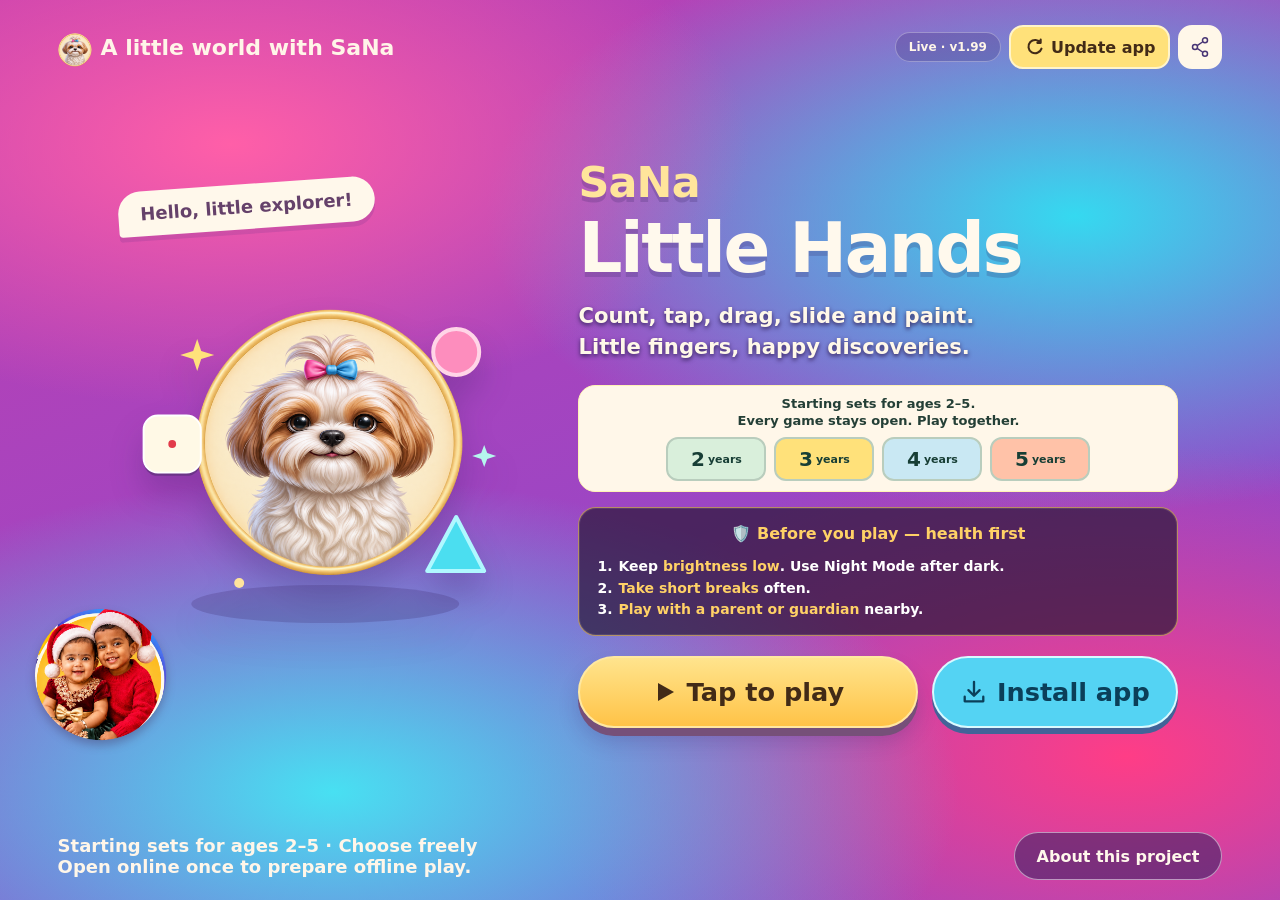
<file: index.html>
<!doctype html>
<html lang="en">
<head>
<meta charset="utf-8">
<meta name="viewport" content="width=device-width,initial-scale=1,maximum-scale=1,user-scalable=no,viewport-fit=cover">
<meta name="theme-color" content="#51409a">
<title>SaNaToddler</title>
<meta name="description" content="Tap puppy → Open in browser → Install → Accept. If asked to scan, accept and wait, then proceed. Tap to play.">
<link rel="canonical" href="https://sanatoddler.github.io/">
<meta property="og:type" content="website">
<meta property="og:site_name" content="SaNaToddler">
<meta property="og:title" content="SaNaToddler">
<meta property="og:description" content="Tap puppy → Open in browser → Install → Accept. If asked to scan, accept and wait, then proceed. Tap to play.">
<meta property="og:url" content="https://sanatoddler.github.io/">
<meta property="og:image" content="https://sanatoddler.github.io/sana-puppy-green-r2-v199-512.png">
<meta property="og:image:type" content="image/png">
<meta property="og:image:width" content="512">
<meta property="og:image:height" content="512">
<meta property="og:image:alt" content="SaNa the puppy with a pink and blue bow, the Little Hands app mascot.">
<meta name="twitter:card" content="summary_large_image">
<meta name="twitter:title" content="SaNaToddler">
<meta name="twitter:description" content="Tap puppy → Open in browser → Install → Accept. If asked to scan, accept and wait, then proceed. Tap to play.">
<meta name="twitter:image" content="https://sanatoddler.github.io/sana-puppy-green-r2-v199-512.png">
<meta name="twitter:image:alt" content="SaNa the puppy with a pink and blue bow, the Little Hands app mascot.">
<style>
:root{font-family:"Trebuchet MS","Arial Rounded MT Bold",ui-rounded,system-ui,sans-serif;color:#fff9ed;color-scheme:light}
*{box-sizing:border-box;-webkit-tap-highlight-color:transparent}
html,body{margin:0;width:100%;height:100%;overflow:hidden;background:#343279;touch-action:pan-x pan-y;overscroll-behavior:none}
button,a{font:inherit;touch-action:manipulation;-webkit-user-select:none;user-select:none}
button{cursor:pointer}a{color:inherit;text-decoration:none}
button:focus-visible,a:focus-visible{outline:4px solid #fff;outline-offset:5px}
[hidden]{display:none!important}
#frame,#frame *{-webkit-user-select:none;user-select:none;-webkit-touch-callout:none;-webkit-user-drag:none}
#frame{--w:100vw;--h:100dvh;position:absolute;left:50%;top:50%;width:var(--w);height:var(--h);transform:translate(-50%,-50%);overflow:hidden;background:radial-gradient(58% 42% at 18% 16%,#ff5fa8 0,transparent 70%),radial-gradient(64% 46% at 84% 24%,#35d9f0 0,transparent 72%),radial-gradient(70% 50% at 26% 88%,#48e0f2 0,transparent 70%),radial-gradient(66% 48% at 88% 84%,#ff3d86 0,transparent 72%),linear-gradient(160deg,#c13fb0,#7e4bd4);display:grid;grid-template-rows:auto minmax(0,1fr) auto;padding:25px 4.5% 20px;isolation:isolate}
.topline{display:flex;justify-content:space-between;align-items:center;gap:20px;font-size:22px;font-weight:900;color:#fff5e8}
.family{display:flex;align-items:center;gap:9px}.family span{font-size:34px}.preview-tag{padding:7px 13px;border:1px solid #ffffff50;border-radius:30px;background:#43307945;font-size:12px}
.release-tools{display:flex;align-items:center;gap:8px;flex-shrink:0}.update-button{display:flex;align-items:center;justify-content:center;gap:7px;min-height:44px;min-width:128px;padding:8px 13px;border:2px solid #fff4ca;border-radius:14px;background:#ffe17a;color:#422b17;font-size:16px;font-weight:900}.update-button svg{width:20px;height:20px;fill:none;stroke:currentColor;stroke-width:2.5;stroke-linecap:round;stroke-linejoin:round}.update-button:disabled{opacity:.8;cursor:progress}.compact .update-button{font-size:14px;min-width:116px;padding:7px 10px}.small .update-button{font-size:13px;min-width:110px}.small .release-tools{gap:5px}
.hero{min-height:0;display:grid;grid-template-columns:43% 57%;align-items:center;gap:0;width:100%;max-width:1360px;margin:auto}
.mascot-space{position:relative;min-width:0;align-self:stretch;display:grid;place-items:center;padding-right:22px}
.mascot-art{width:100%;max-width:460px;max-height:100%;overflow:visible;filter:drop-shadow(0 20px 16px #25175138)}
.mascot-float{animation:bob 3.8s ease-in-out infinite;transform-origin:210px 220px}
@keyframes bob{0%,100%{transform:translateY(0)}50%{transform:translateY(-8px)}}
.sana-says{position:absolute;top:6%;left:12%;margin:0;padding:12px 22px;background:#fff8eb;color:#65416a;font-size:18px;font-weight:900;border-radius:24px 24px 24px 4px;box-shadow:0 5px 0 #4a277d25;transform:rotate(-4deg)}
.copy{min-width:0;padding:12px 0 14px 20px}
h1{font-size:clamp(40px,5.4vw,78px);letter-spacing:-2.5px;line-height:1.02;margin:0;text-shadow:0 5px 0 #37245e35;font-weight:900}
h1 span{display:block;font-size:.62em;letter-spacing:-.8px;margin-bottom:8px;color:#ffe59b}
.tagline{font-size:clamp(15px,1.65vw,23px);line-height:1.45;margin:18px 0 23px;color:#fff4e8}
.actions{display:grid;grid-template-columns:1.38fr 1fr;gap:14px;max-width:600px}
.play-button,.install-button{min-height:72px;display:flex;justify-content:center;align-items:center;gap:10px;padding:12px 18px;border-radius:40px;font-size:clamp(17px,2vw,27px);font-weight:900;white-space:nowrap}
.play-button{color:#422b17;background:linear-gradient(#ffe48d,#ffc347);border:2px solid #ffe8a0;box-shadow:0 8px 0 #765079,0 14px 20px #2e206634}
.play-button svg{width:24px;height:24px;fill:currentColor}
.install-button{color:#0b3f59;background:#54d3f3;border:2px solid #d9faff;box-shadow:0 6px 0 #426398}
.install-button svg{width:26px;height:26px;stroke:currentColor;fill:none;stroke-width:2.5;stroke-linecap:round;stroke-linejoin:round}
.play-button:active,.install-button:active{transform:translateY(4px);box-shadow:0 2px 0 #644275}
.parent-note{max-width:600px;margin:23px 0 0;padding:14px 18px;border:1px solid #ffffff70;border-radius:18px;background:#33276269;line-height:1.5;font-size:14px}
.parent-note strong{display:block;font-size:15px;color:#ffe49a;margin-bottom:3px}.parent-note p{margin:0}
.bottomline{display:flex;align-items:center;justify-content:space-between;gap:16px;font-size:18px;font-weight:900;color:#fff6e9;padding-top:10px}
.bottomline p{margin:0;opacity:1}.about-button{background:#32236157;color:#fff8eb;border:1px solid #ffffff70;border-radius:28px;padding:11px 22px;font-weight:800;min-height:44px}
.dialog-shade{position:absolute;inset:0;z-index:4;background:#22204a99;display:grid;place-items:center;padding:22px}
.dialog-panel{color:#3c3452;background:#fff8e9;border:3px solid #ffe18c;border-radius:27px;width:min(560px,86%);max-height:100%;overflow:auto;padding:26px 30px;box-shadow:0 20px 70px #17143355}
.dialog-panel:focus{outline:none}.dialog-panel h2{margin:0 0 13px;font-size:27px;letter-spacing:-.6px}.dialog-panel p{font-size:17px;line-height:1.55;margin:10px 0}.dialog-panel button{display:block;margin:20px 0 0 auto;background:#563f8c;color:white;min-height:46px;border:0;border-radius:24px;padding:10px 26px;font-weight:800}
#frame.compact{padding:15px 4% 12px}.compact .topline{font-size:16px}.compact .family span{font-size:26px}.compact .preview-tag{font-size:10px;padding:5px 10px}.compact .hero{grid-template-columns:40% 60%}.compact .mascot-space{padding-right:12px}.compact .sana-says{font-size:13px;padding:8px 15px;top:3%;left:9%}.compact .copy{padding:6px 0 6px 13px}.compact h1{font-size:44px;letter-spacing:-1.5px}.compact h1 span{font-size:28px;margin-bottom:5px;letter-spacing:-.5px}.compact .tagline{font-size:14px;margin:9px 0 14px}.compact .actions{gap:10px}.compact .play-button,.compact .install-button{min-height:52px;padding:8px 12px;font-size:18px;gap:7px}.compact .play-button svg,.compact .install-button svg{width:20px;height:20px}.compact .parent-note{margin-top:16px;padding:9px 13px;font-size:11px;line-height:1.4;border-radius:14px}.compact .parent-note strong{font-size:12px;margin-bottom:2px}.compact .bottomline{font-size:14px;padding-top:3px}.compact .about-button{padding:8px 18px;font-size:11px;min-height:40px}.compact .dialog-panel{padding:20px 25px;max-width:510px}.compact .dialog-panel h2{font-size:23px}.compact .dialog-panel p{font-size:15px;margin:7px 0}.compact .dialog-panel button{margin-top:13px}
#frame.small{padding:10px 3% 8px}.small .hero{grid-template-columns:36% 64%}.small .copy{padding-left:10px}.small h1{font-size:36px}.small h1 span{font-size:28px}.small .tagline{font-size:12px;margin:7px 0 10px}.small .sana-says{font-size:11px;left:3%;padding:7px 12px}.small .actions{gap:8px}.small .play-button,.small .install-button{font-size:15px;min-height:46px;padding:7px 10px}.small .parent-note{margin-top:12px;font-size:10px;padding:8px 11px}.small .parent-note strong{font-size:11px}.small .bottomline p{font-size:14px}.small .about-button{font-size:10px;padding:7px 12px}
.dialog-shade:has(.about-dialog){align-items:end;padding:14px}
.dialog-panel.about-dialog{position:relative;display:flex;flex-direction:column;width:min(900px,98%);max-width:none;max-height:100%;padding:18px 20px;color:#382a1d;background:#f4e5c6;border-color:#f4e5c6;overflow:hidden}
.about-dialog #dialog-title{font-size:25px;padding-right:60px;flex:0 0 auto;margin-bottom:14px}
.about-dialog #dialog-copy{min-height:0;overflow:auto;overscroll-behavior:contain;padding:0 2px 4px}
.about-dialog #close-dialog{position:absolute;right:14px;top:10px;margin:0;width:46px;height:46px;min-height:46px;padding:0;border-radius:14px;background:#8b5b2e;font-size:30px}
.about-card{background:#fff7e8;border-radius:22px;padding:18px 22px;margin-bottom:14px;text-align:center;box-shadow:0 4px 0 #c7b89b;font-size:17px;font-weight:800;line-height:1.5}
.about-card h3{font-size:30px;line-height:1.2;margin:0 0 8px;color:#693210}.about-card p{font-size:17px;line-height:1.5;margin:8px 0}.about-card .about-quote{font-size:20px;font-style:italic;color:#a13912;font-weight:900}
.about-card.safety{border-left:5px solid #a13912;color:#693210;font-weight:900}.about-card a{color:#11608a;text-decoration:underline}.about-version{display:block;font-size:14px;color:#67503a;margin-top:6px}.compact .about-card{padding:14px 18px;font-size:16px}.compact .about-card p{font-size:16px}.compact .about-card h3{font-size:26px}
#frame{--welcome-safe-top:env(safe-area-inset-top,0px);--welcome-safe-right:env(safe-area-inset-right,0px);--welcome-safe-bottom:env(safe-area-inset-bottom,0px);--welcome-safe-left:env(safe-area-inset-left,0px)}
#frame.portrait-rotated{transform:translate(-50%,-50%) rotate(var(--welcome-turn,-90deg)) scale(var(--welcome-scale,1));--welcome-safe-top:env(safe-area-inset-left,0px);--welcome-safe-right:env(safe-area-inset-top,0px);--welcome-safe-bottom:env(safe-area-inset-right,0px);--welcome-safe-left:env(safe-area-inset-bottom,0px)}
#frame.portrait-rotated[data-turn="90"]{--welcome-safe-top:env(safe-area-inset-right,0px);--welcome-safe-right:env(safe-area-inset-bottom,0px);--welcome-safe-bottom:env(safe-area-inset-left,0px);--welcome-safe-left:env(safe-area-inset-top,0px)}
/* Phone welcome stays portrait even with a stale installed landscape setting. */
  #frame.portrait-welcome,#frame.portrait-welcome.small,#frame.portrait-welcome.compact{padding:max(16px,var(--welcome-safe-top)) max(16px,var(--welcome-safe-right)) max(16px,var(--welcome-safe-bottom)) max(16px,var(--welcome-safe-left));gap:12px;overflow-y:auto;overscroll-behavior:contain;grid-template-rows:auto minmax(min-content,1fr) auto}
  #frame.portrait-welcome .topline{flex-direction:column;gap:8px;font-size:18px;align-items:stretch}#frame.portrait-welcome .family{justify-content:center}#frame.portrait-welcome .family span{font-size:30px}
  #frame.portrait-welcome .release-tools{justify-content:center;gap:12px}#frame.portrait-welcome .preview-tag{font-size:11px}#frame.portrait-welcome .update-button{min-height:42px;min-width:124px;font-size:15px}
  #frame.portrait-welcome .hero{display:flex;flex-direction:column;justify-content:center;gap:4px;min-height:min-content}
  #frame.portrait-welcome .mascot-space{flex:1;align-self:center;width:min(78%,290px);height:180px;min-height:100px;max-height:220px;padding:0}
  #frame.portrait-welcome .mascot-art{width:100%;height:100%;max-height:220px}#frame.portrait-welcome .sana-says{font-size:13px;padding:7px 12px;top:0;left:0}
  #frame.portrait-welcome .copy{width:100%;padding:0;text-align:center}#frame.portrait-welcome h1{font-size:clamp(36px,calc(var(--w) * .1),54px);letter-spacing:-1.5px}#frame.portrait-welcome h1 span{font-size:28px;margin-bottom:3px}
  #frame.portrait-welcome .tagline{font-size:16px;line-height:1.35;margin:9px 0 15px}#frame.portrait-welcome .actions{gap:9px;max-width:500px;margin:auto;grid-template-columns:1.2fr 1fr}
  #frame.portrait-welcome .play-button,#frame.portrait-welcome .install-button{min-height:52px;font-size:17px;padding:8px 10px;gap:6px}#frame.portrait-welcome .play-button svg,#frame.portrait-welcome .install-button svg{width:21px;height:21px}
  #frame.portrait-welcome .parent-note{text-align:left;margin:18px auto 0;padding:10px 12px;font-size:12px;line-height:1.4}#frame.portrait-welcome .parent-note strong{font-size:13px}
  #frame.portrait-welcome .bottomline{flex-direction:column;gap:10px;text-align:center;padding-top:0;font-size:14px}#frame.portrait-welcome .bottomline p{font-size:14px;line-height:1.4}
  #frame.portrait-welcome .footer-actions{width:100%;justify-content:center;gap:8px}#frame.portrait-welcome .about-button{min-height:44px;font-size:13px;padding:8px 12px}
  #frame.portrait-welcome .dialog-shade{position:fixed;padding:12px}#frame.portrait-welcome .dialog-panel{width:100%;max-width:560px;padding:20px;max-height:100%}#frame.portrait-welcome .dialog-panel h2{font-size:24px}#frame.portrait-welcome .dialog-panel p{font-size:16px}
  #frame.portrait-welcome .about-dialog{max-height:100%}#frame.portrait-welcome .about-dialog #dialog-title{font-size:22px;padding-right:46px}#frame.portrait-welcome .about-card{padding:14px;font-size:16px}#frame.portrait-welcome .about-card h3{font-size:25px}
#frame.portrait-welcome.short-welcome .mascot-space{height:100px;max-height:100px;width:180px}#frame.portrait-welcome.short-welcome .sana-says{font-size:11px;left:-20px}#frame.portrait-welcome.short-welcome .tagline{font-size:14px;margin:7px 0 11px}
/* The opening follows the existing Kids Puzzle splash composition. */
#frame:not(.portrait-welcome){overflow-y:auto;grid-template-rows:auto minmax(min-content,1fr) auto}#frame:not(.portrait-welcome) .dialog-shade{position:fixed}
.parent-note{border:1.5px solid #ffd16699;background:#261632ad;box-shadow:inset 0 0 0 1px #ffffff18;color:#fff;font-weight:800}
.parent-note strong{color:#ffd166;text-align:center;font-size:16px;margin-bottom:10px}.parent-note ol{margin:0;padding-left:20px;line-height:1.55}.parent-note li{padding-left:1px}.parent-note b{color:#ffd166}
.copy .parent-note{margin-top:15px;margin-bottom:20px}.tagline{color:#5aefa2;font-weight:900;text-shadow:0 2px 6px #182134,0 0 3px #182134}
.bottomline{gap:12px}.bottomline .about-button{display:flex;align-items:center;justify-content:center;gap:7px;font-size:16px;min-height:48px;font-weight:900;background:#33215f8c;border:1.5px solid #ffffff80}
.bottomline .share-button{background:#fff7e9;border-color:#fff7e9;color:#483575}
.compact .parent-note{font-size:12px;padding:10px 13px}.compact .parent-note strong{font-size:14px;margin-bottom:6px}.compact .copy .parent-note{margin-top:10px;margin-bottom:14px}
#frame.portrait-welcome{gap:10px;grid-template-rows:auto minmax(min-content,1fr) auto}
#frame.portrait-welcome .topline{gap:6px;font-size:16px}#frame.portrait-welcome .family span{font-size:26px}#frame.portrait-welcome .release-tools{gap:10px}#frame.portrait-welcome .update-button{min-height:40px;font-size:14px}
#frame.portrait-welcome .hero{gap:8px;max-width:600px}#frame.portrait-welcome .mascot-space{flex:none;width:min(92%,350px);height:clamp(150px,calc(var(--h) * .26),240px);max-height:240px;min-height:0}
#frame.portrait-welcome .mascot-space{grid-template-rows:minmax(0,1fr)}#frame.portrait-welcome .mascot-art{height:100%;max-height:100%;min-height:0;min-width:0;filter:drop-shadow(0 12px 12px #28133a44)}#frame.portrait-welcome .sana-says{display:none}
#frame.portrait-welcome h1{font-size:clamp(28px,calc(var(--w) * .085),38px);line-height:1.12;letter-spacing:-1px;color:#fff;text-shadow:0 3px 8px #2d174e99;white-space:nowrap}
#frame.portrait-welcome h1 span{display:inline;font-size:inherit;color:inherit;letter-spacing:inherit;margin:0}
#frame.portrait-welcome .tagline{font-size:15px;line-height:1.4;margin:10px 0 16px;color:#5aefa2}
#frame.portrait-welcome .parent-note{text-align:left;margin:0 auto 20px;padding:12px 15px;font-size:14px;border-radius:15px;line-height:1.5}#frame.portrait-welcome .parent-note strong{font-size:15px;margin-bottom:8px}#frame.portrait-welcome .parent-note ol{padding-left:18px;line-height:1.5}
#frame.portrait-welcome .actions{gap:9px;max-width:600px;grid-template-columns:1.1fr 1fr}#frame.portrait-welcome .play-button,#frame.portrait-welcome .install-button{min-height:54px;font-size:18px;border-radius:40px}
#frame.portrait-welcome .bottomline{gap:10px;flex-direction:column-reverse}#frame.portrait-welcome .footer-actions{gap:9px;width:100%;max-width:600px}#frame.portrait-welcome .footer-actions #about{flex:1;background:#33215f8c;color:#fff}#frame.portrait-welcome .footer-actions #share-app{font-size:13px;background:#fff7e9;color:#483575;border-color:#fff7e9}
#frame.portrait-welcome .bottomline p{font-size:14px;line-height:1.4}#frame.portrait-welcome .about-button{min-height:46px;font-size:16px;padding:8px 14px}
#frame.portrait-welcome.short-welcome .mascot-space{height:115px;max-height:115px;width:210px}#frame.portrait-welcome.short-welcome .tagline{font-size:14px;margin:7px 0 12px}#frame.portrait-welcome.short-welcome .parent-note{font-size:13px;padding:10px 12px;margin-bottom:14px}#frame.portrait-welcome.short-welcome .parent-note strong{font-size:14px;margin-bottom:6px}#frame.portrait-welcome.short-welcome .play-button,#frame.portrait-welcome.short-welcome .install-button{min-height:50px;font-size:16px}
/* Rolling die and centred About follow the linked app opening. */
.welcome-dice-orbit{transform-origin:0 0;animation:welcomeDiceOrbit 6.4s linear infinite}.welcome-dice-face{transform-origin:0 0;animation:welcomeDiceRoll 1.4s ease-in-out infinite}
.die-pip{opacity:0;animation-duration:2.4s;animation-timing-function:step-end;animation-iteration-count:infinite}.die-corner{animation-name:welcomeDieCorner}.die-four{animation-name:welcomeDieFour}.die-six{animation-name:welcomeDieSix}.die-centre{opacity:1;animation-name:welcomeDieCentre}
@keyframes welcomeDiceOrbit{to{transform:rotate(360deg)}}@keyframes welcomeDiceRoll{0%,100%{transform:rotate(0)}18%{transform:rotate(-24deg)}34%{transform:rotate(18deg)}50%{transform:rotate(-10deg)}66%{transform:rotate(6deg)}}
@keyframes welcomeDieCorner{0%{opacity:0}16.667%,100%{opacity:1}}@keyframes welcomeDieFour{0%{opacity:0}50%,100%{opacity:1}}@keyframes welcomeDieSix{0%{opacity:0}83.334%,100%{opacity:1}}@keyframes welcomeDieCentre{0%{opacity:1}16.667%{opacity:0}33.334%{opacity:1}50%{opacity:0}66.667%{opacity:1}83.334%,100%{opacity:0}}
.release-tools .welcome-share{display:flex;align-items:center;justify-content:center;flex:none;width:44px;height:44px;min-height:44px;padding:10px;border:2px solid #fff7e9;border-radius:14px;background:#fff7e9;color:#483575;box-shadow:none}.welcome-share svg{width:20px;height:20px;fill:none;stroke:currentColor;stroke-width:1.8}
#frame.portrait-welcome .release-tools{gap:8px}#frame.portrait-welcome .release-tools .welcome-share{width:40px;height:40px;min-height:40px;padding:8px}
#frame.portrait-welcome .footer-actions{justify-content:center}#frame.portrait-welcome .footer-actions #about{flex:0 1 270px;width:100%;min-height:48px}
@media(prefers-reduced-motion:reduce){*,*::before,*::after{animation:none!important;transition:none!important}}
.age-picker{max-width:600px;margin:0 0 14px;padding:10px 13px;border:1.5px solid #fff2b6;border-radius:17px;background:#fff7e9;color:#243f36;text-align:center}.age-picker p{margin:0 0 7px;font-size:13px;font-weight:900;line-height:1.3}.age-choices{display:flex;justify-content:center;gap:8px}.age-choices .age-chip{display:flex;align-items:center;justify-content:center;flex:1;max-width:100px;min-height:44px;border:2px solid #b9cdbd;border-radius:12px;background:#d9efdb;color:#173e35;font-size:20px;font-weight:900}.age-choices .age-chip:nth-child(2){background:#ffe17a}.age-choices .age-chip:nth-child(3){background:#c9e8f3}.age-choices .age-chip:nth-child(4){background:#ffc2a8}.age-choices small{font-size:11px;margin-left:3px}.compact .age-picker{padding:6px 9px;margin-bottom:10px}.compact .age-picker p{font-size:11px;margin-bottom:4px}.compact .age-choices .age-chip{min-height:38px;font-size:18px}#frame.portrait-welcome .age-picker{margin:0 auto 12px;padding:8px 10px}#frame.portrait-welcome .mascot-space{height:clamp(115px,calc(var(--h) * .20),175px);max-height:175px}#frame.portrait-welcome.short-welcome .mascot-space{height:100px;max-height:100px}
/* Fit the whole opening once; touch gestures must not resize or pan it. */
#frame{transform:translate(-50%,-50%) scale(var(--welcome-scale,1));overflow:hidden!important}

/* v1.04: smaller SeSe portrait, separated from SaNa's yellow mascot circle. */
.mascot-space .sese-welcome{position:absolute;z-index:2;left:-5%;right:auto;bottom:0;width:27%;max-height:58%;object-fit:contain;object-position:center bottom;pointer-events:none;filter:drop-shadow(0 5px 5px #3b214a55)}
.mascot-space .mascot-art{transform:translateX(7%)}
#frame.portrait-welcome .mascot-space .sese-welcome{left:-3%;right:auto;bottom:0;width:29%;max-height:58%}
#frame.portrait-welcome .mascot-space .mascot-art{transform:translateX(9%)}
</style>
<script>if(!window.sanaTouchGuardReady){for(const type of ['contextmenu','selectstart','dragstart'])document.addEventListener(type,event=>event.preventDefault(),{capture:true});window.sanaTouchGuardReady=true;}</script>
<script>for(const type of ['touchstart','touchmove'])document.addEventListener(type,event=>{if(event.touches.length>1)event.preventDefault();},{passive:false,capture:true});for(const type of ['gesturestart','gesturechange'])document.addEventListener(type,event=>event.preventDefault(),{passive:false});</script>
<link rel="manifest" href="manifest.webmanifest">
<link rel="icon" href="sana-puppy-green-r2-v199-192.png" type="image/png">
<link rel="apple-touch-icon" href="sana-puppy-green-r2-v199-192.png">
<link rel="stylesheet" href="share.css">
<meta name="apple-mobile-web-app-capable" content="yes">
<meta name="apple-mobile-web-app-title" content="SaNaToddler">
<meta name="sana-release" content="sana-toddler-public-v199-share-r2">
<link rel="stylesheet" href="responsive.css">
</head>
<body>
<main id="frame">
  <header class="topline"><div class="family"><span aria-hidden="true"><img src="sana-puppy-welcome-circle-v199.png" alt="" style="width:1em;height:1em;object-fit:contain;vertical-align:middle;border-radius:50%"></span> A little world with SaNa</div><div class="release-tools"><span class="preview-tag">Live · <span data-release-version>v1.99</span></span><button class="update-button" id="update-app" type="button" aria-label="Update app" aria-busy="false"><svg viewBox="0 0 24 24" aria-hidden="true"><path d="M20 7V3M20 7H16M20 7A8 8 0 1 0 21 14"/></svg><span data-update-label>Update app</span></button><button class="welcome-share" id="share-app" type="button" aria-label="Share app"><svg viewBox="0 0 24 24" aria-hidden="true"><circle cx="18" cy="4" r="3"/><circle cx="6" cy="12" r="3"/><circle cx="18" cy="20" r="3"/><path d="M9 10L15 6M9 14L15 18"/></svg></button></div></header>
  <section class="hero" aria-labelledby="welcome-title">
    <div class="mascot-space">
      <p class="sana-says">Hello, little explorer!</p>
      <img class="sese-welcome" src="sese-enhanced-v89.png" alt="SeSe and sibling" decoding="async"/><svg class="mascot-art" viewBox="0 0 460 390" role="img" aria-label="SaNa the puppy with a die and colourful play shapes">
        <defs><linearGradient id="sun" x1="0" y1="0" x2=".8" y2="1"><stop stop-color="#ffeaa0"/><stop offset="1" stop-color="#ffbf36"/></linearGradient><clipPath id="sana-welcome-circle"><circle cx="231" cy="194" r="136"/></clipPath></defs>
        <ellipse cx="226" cy="354" rx="134" ry="19" fill="#382262" opacity=".22"/>
        <g class="mascot-float">
          <image data-sana-puppy="true" href="sana-puppy-welcome-circle-v199.png" x="95" y="58" width="272" height="272" preserveAspectRatio="xMidYMid meet" clip-path="url(#sana-welcome-circle)"/>
          <g transform="translate(231 194)"><g class="welcome-dice-orbit"><g transform="translate(-158 0) scale(.65)"><g class="welcome-dice-face">
            <rect x="-44" y="-39" width="88" height="88" rx="22" fill="#50306e" opacity=".55"/><rect x="-44" y="-44" width="88" height="88" rx="22" fill="#fff9e6" stroke="#fff" stroke-width="3"/>
            <g fill="#2e2208"><circle class="die-pip die-corner" cx="-20" cy="-20" r="6"/><circle class="die-pip die-corner" cx="20" cy="20" r="6"/><circle class="die-pip die-four" cx="20" cy="-20" r="6"/><circle class="die-pip die-four" cx="-20" cy="20" r="6"/><circle class="die-pip die-six" cx="-20" cy="0" r="6"/><circle class="die-pip die-six" cx="20" cy="0" r="6"/><circle class="die-pip die-centre" cx="0" cy="0" r="6" fill="#e23b4a"/></g>
          </g></g></g></g>
          <path d="M357 267L385 321H328Z" fill="#4bdef0" stroke="#b0f8ff" stroke-width="4" stroke-linejoin="round"/>
          <circle cx="357" cy="102" r="23" fill="#fd8dbd" stroke="#ffd5e7" stroke-width="4"/>
        </g>
        <path d="M98 89L102 101L115 105L102 109L98 121L94 109L81 105L94 101Z" fill="#ffe17b"/>
        <path d="M385 195L388 203L397 206L388 209L385 217L382 209L373 206L382 203Z" fill="#b5f6ee"/>
        <circle cx="140" cy="333" r="5" fill="#ffe49c"/>
      </svg>
    </div>
    <div class="copy">
      <h1 id="welcome-title"><span>SaNa</span> Little Hands</h1>
      <p class="tagline">Count, tap, drag, slide and paint.<br>Little fingers, happy discoveries.</p>
      <section class="age-picker" aria-label="Parent starting age"><p>Starting sets for ages 2–5.<br>Every game stays open. Play together.</p><div class="age-choices"><span class="age-chip" data-age="2">2<small>years</small></span><span class="age-chip" data-age="3">3<small>years</small></span><span class="age-chip" data-age="4">4<small>years</small></span><span class="age-chip" data-age="5">5<small>years</small></span></div></section>
      <aside class="parent-note" aria-label="Before you play, health first"><strong>🛡️ Before you play — health first</strong><ol><li>Keep <b>brightness low</b>. Use Night Mode after dark.</li><li><b>Take short breaks</b> often.</li><li><b>Play with a parent or guardian</b> nearby.</li></ol></aside>
      <div class="actions">
        <a class="play-button" id="play" href="play.html?v160"><svg viewBox="0 0 24 24" aria-hidden="true"><path d="M5 3L21 12L5 21Z"/></svg>Tap to play</a>
        <button class="install-button" id="install" type="button"><svg viewBox="0 0 28 28" aria-hidden="true"><path d="M14 3V18M8 12L14 18L20 12M4 19V24H24V19"/></svg><span data-install-label>Install app</span></button>
      </div>
    </div>
  </section>
  <footer class="bottomline"><p>Starting sets for ages 2–5 · Choose freely<br><span id="offline-status" role="status">Preparing offline play…</span></p><div class="footer-actions"><button class="about-button" type="button" id="about">About this project</button></div></footer>
  <div class="dialog-shade" id="dialog-shade" hidden>
    <section class="dialog-panel" id="dialog-panel" role="dialog" aria-modal="true" aria-labelledby="dialog-title" tabindex="-1">
      <h2 id="dialog-title"></h2><div id="dialog-copy"></div><button id="close-dialog" type="button">Got it</button>
    </section>
  </div>
</main>
<script src="age-profiles.js"></script>
<script>
(() => {
  const frame=document.getElementById('frame');
  const ageProfiles=window.SaNaProfiles;
  document.getElementById('play').href=ageProfiles.navigation(document.getElementById('play').getAttribute('href'));
  if(!window.sanaTouchGuardReady){for(const type of ['contextmenu','selectstart','dragstart'])document.addEventListener(type,event=>event.preventDefault(),{capture:true});window.sanaTouchGuardReady=true;}
  try{screen.orientation?.unlock?.();}catch{}
  function fit(){
    const viewport=window.visualViewport;
    if(viewport&&Math.abs(viewport.scale-1)>.01)return;
    const width=Math.min(viewport?.width||innerWidth,innerWidth),height=Math.min(viewport?.height||innerHeight,innerHeight),w=width,h=height;
    frame.classList.toggle('portrait-welcome',height>width);frame.classList.remove('portrait-rotated');frame.classList.toggle('short-welcome',h<700);
    frame.style.setProperty('--w',w+'px');frame.style.setProperty('--h',h+'px');
    frame.style.paddingLeft='';frame.style.paddingRight='';
    frame.style.left=((viewport?.offsetLeft||0)+width/2)+'px';frame.style.top=((viewport?.offsetTop||0)+height/2)+'px';
    frame.classList.toggle('compact',h<580);frame.classList.toggle('small',w<730||h<350);
    let scale=1;frame.style.setProperty('--welcome-scale','1');
    // Short screens use a single fitted composition, without scrolling to Play.
    for(let pass=0;pass<4;pass++){
      const overflow=frame.scrollHeight/frame.clientHeight;if(overflow<=1.002)break;
      scale/=overflow;frame.style.setProperty('--w',w/scale+'px');frame.style.setProperty('--h',h/scale+'px');frame.style.setProperty('--welcome-scale',String(scale));
    }
  }
  fit();window.addEventListener('resize',fit);window.visualViewport?.addEventListener('resize',fit);window.addEventListener('pageshow',event=>{if(event.persisted){fit();}});window.addEventListener('orientationchange',fit);
  const shade=document.getElementById('dialog-shade'),panel=document.getElementById('dialog-panel');
  let opener;
  function show(title,copy,source){const about=source?.id==='about';panel.classList.toggle('about-dialog',about);const closeButton=document.getElementById('close-dialog');closeButton.textContent=about?'×':'Got it';closeButton.setAttribute('aria-label',about?'Close About':'Got it');opener=source;document.getElementById('dialog-title').textContent=title;document.getElementById('dialog-copy').innerHTML=copy;shade.hidden=false;panel.focus();}
  function close(){shade.hidden=true;opener?.focus();}
  document.getElementById('about').addEventListener('click',event=>show('📜 About this project',`
    <section class="about-card"><h3>🐒 SaNaToddler</h3><p>Kids Puzzle Library · starting sets for ages 2–5</p><p class="about-quote">“Little hands, happy discoveries.”</p><p>Grown-ups can choose any age and any sub-level. These are starting settings, never ability grades. Every game stays open for shared play.</p><p>Drag and match shapes · Pop plain, number, letter and shape bubbles, with full 1–20 and A–Z sets always available · Slide to find friends · Brush clean and finger paint · Count abacus beads to colour a rainbow and circle · Make a Picture Puzzle with a picture from your device, with 2×2, 3×3, 4×4 and 5×5 grids</p><p>Easy · Medium · Challenge</p><p>No ads, accounts or trackers. Optional sound and offline play after the first online load.</p></section>
    <section class="about-card safety">🛡️ Low brightness · short breaks · play with a parent</section>
    <section class="about-card">Created by G.RajaPathamuthu · Kids Puzzle Library<br>Guided by : JNT<br>Code Coordinated by : AI-Assistances<br><i>(What we get is all we ask for.)</i><p>Found something odd? Send us your feedback.<br>Mail To : <a href="mailto:grajapm@gmail.com?subject=SaNa%20Little%20Hands%20Feedback%20%26%20Suggestion">✉️ Feedback &amp; Suggestion</a></p><span class="about-version">App <span data-app-version>Live v1.99</span></span></section>`,event.currentTarget));
  document.getElementById('close-dialog').addEventListener('click',close);
  shade.addEventListener('click',event=>{if(event.target===shade)close();});
  document.addEventListener('keydown',event=>{
    if(shade.hidden)return;
    if(event.key==='Escape'){event.preventDefault();close();}
    if(event.key==='Tab'){
      const controls=[...panel.querySelectorAll('a[href],button:not([disabled]),input:not([disabled]),[tabindex]:not([tabindex="-1"])')].filter(el=>el.getClientRects().length);
      const first=controls[0],last=controls.at(-1);
      if(event.shiftKey&&(document.activeElement===first||document.activeElement===panel)){event.preventDefault();last?.focus();}
      else if(!event.shiftKey&&(document.activeElement===last||document.activeElement===panel)){event.preventDefault();first?.focus();}
    }
  });
  window.sanaInstallDialog=(title,copy)=>show(title,copy,document.getElementById('install'));
  window.sanaAppDialog=(title,copy,source)=>show(title,copy,source);
})();
</script>
<script src="pwa.js?v199-live"></script>
<script src="share.js"></script>
</body>
</html>
</file>
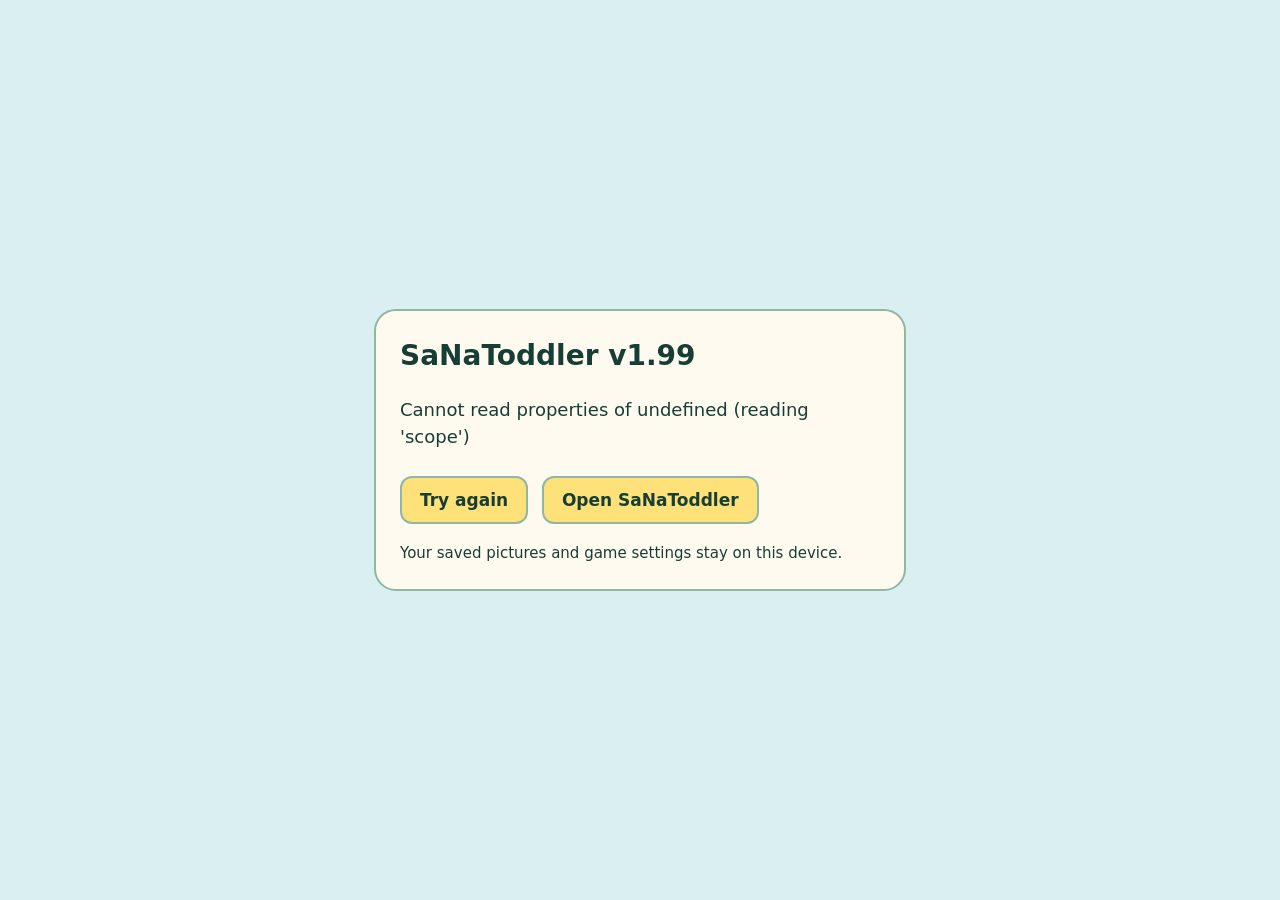
<file: install-live-r2.html>
<!doctype html>
<html lang="en">
<meta charset="utf-8">
<meta name="viewport" content="width=device-width,initial-scale=1">
<meta name="robots" content="noindex">
<meta name="theme-color" content="#d9eff1">
<title>Update SaNaToddler to v1.99</title>
<style>
body{margin:0;background:#d9eff1;color:#173e35;font:18px/1.5 system-ui,sans-serif;min-height:100svh;display:grid;place-items:center}main{max-width:30rem;margin:20px;padding:24px;border:2px solid #91b7a2;border-radius:22px;background:#fffaf0}h1{font-size:28px;margin-top:0}button,a{display:inline-block;padding:12px 18px;margin:8px 8px 0 0;border:2px solid #91b7a2;border-radius:12px;background:#ffe17a;color:#173e35;font:700 17px system-ui;text-decoration:none}small{display:block;margin-top:18px}[hidden]{display:none!important}
</style>
<main>
<h1>SaNaToddler v1.99</h1>
<p id="progress" role="status" aria-live="polite">Preparing the puppy update…</p>
<button id="retry" type="button" hidden>Try again</button>
<a id="open-chrome" hidden>Open in Chrome</a>
<a href="index.html">Open SaNaToddler</a>
<small id="chrome-note" hidden>Use Chrome to update the app installed from Chrome.</small>
<small>Your saved pictures and game settings stay on this device.</small>
</main>
<script>
// This page sits at the project path so the old Live worker cannot serve its cached welcome here.
(()=>{
  const appBase=new URL('./',location.href),target='sana-toddler-public-v199-share-r2';
  const progress=document.getElementById('progress'),retry=document.getElementById('retry');
  const android=/Android/i.test(navigator.userAgent),embeddedAndroid=android&&/(?:;\s*wv\b|Version\/4\.0)/i.test(navigator.userAgent);
  if(android){
    const self=new URL('install-sanatoddler-v1.99.html',location.href),chrome=document.getElementById('open-chrome');
    chrome.href='intent://'+self.host+self.pathname+'#Intent;scheme='+self.protocol.slice(0,-1)+';package=com.android.chrome;S.browser_fallback_url='+encodeURIComponent(self.href)+';end';
    chrome.hidden=false;document.getElementById('chrome-note').hidden=false;
  }
  const timed=(promise,ms=15000)=>new Promise((resolve,reject)=>{const timer=setTimeout(()=>reject(Error('The update check took too long. Tap Try again. Your saved games are still available.')),ms);Promise.resolve(promise).then(value=>{clearTimeout(timer);resolve(value);},error=>{clearTimeout(timer);reject(error);});});
  function status(worker){return new Promise(resolve=>{
    if(!worker){resolve(null);return;}
    const channel=new MessageChannel(),timer=setTimeout(()=>{channel.port1.close();resolve(null);},5000);
    channel.port1.onmessage=event=>{clearTimeout(timer);channel.port1.close();resolve(event.data);};
    try{worker.postMessage({type:'OFFLINE_STATUS'},[channel.port2]);}catch{clearTimeout(timer);channel.port1.close();resolve(null);}
  });}
  function activated(worker){return new Promise((resolve,reject)=>{
    const done=error=>{clearTimeout(timer);worker.removeEventListener('statechange',check);error?reject(error):resolve();};
    const check=()=>{if(worker.state==='activated')done();else if(worker.state==='redundant')done(Error('The download did not finish. Please try again.'));};
    const timer=setTimeout(()=>done(Error('The games are still downloading. Keep this page open and try again.')),120000);
    worker.addEventListener('statechange',check);check();
  });}
  async function prepared(registration){
    const ready=await status(registration.active);
    if(!ready?.ready||ready.version!==target||!(await caches.keys()).includes(target))return false;
    const cache=await caches.open(target),page=await cache.match(new URL('index.html',appBase).href);
    if(!page)return false;
    const html=new DOMParser().parseFromString(await page.text(),'text/html');
    return html.querySelector('meta[name="sana-release"]')?.content===target&&Boolean(html.querySelector('[data-sana-puppy]'));
  }
  async function run(){
    retry.hidden=true;retry.disabled=true;
    try{
      if(!('serviceWorker'in navigator)||!window.isSecureContext)throw Error('Open this HTTPS page in Chrome or Safari to update SaNaToddler.');
      // One budget covers the whole check, including CacheStorage reads.
      let checkDeadline=performance.now()+15000;
      const checked=promise=>timed(promise,Math.max(1,checkDeadline-performance.now()));
      async function download(worker){
        if(!worker)return;
        progress.textContent='Downloading v1.99 games. Please keep this page open…';
        await activated(worker);
        checkDeadline=performance.now()+15000;
      }
      progress.textContent='Connecting to SaNaToddler…';
      // Always select Live's exact scope, even though this browser page is outside it.
      const registration=await checked(navigator.serviceWorker.register(new URL('sw.js',appBase).href,{scope:appBase.href,updateViaCache:'none'}));
      if(registration.scope!==appBase.href)throw Error('The Live update could not be selected. Please try again.');
      // An existing installation must be shown as Downloading before probing the old cache.
      await download(registration.installing||registration.waiting);
      progress.textContent='Checking the saved version…';
      if(!await checked(prepared(registration))){
        if(!navigator.onLine)throw Error('Connect to the internet, then try again.');
        progress.textContent='Requesting the puppy update…';
        if(!registration.installing&&!registration.waiting)await checked(new Promise((resolve,reject)=>{
          const found=()=>{registration.removeEventListener('updatefound',found);resolve();};
          registration.addEventListener('updatefound',found,{once:true});
          registration.update().then(()=>{registration.removeEventListener('updatefound',found);resolve();},error=>{registration.removeEventListener('updatefound',found);reject(error);});
        }));
        await download(registration.installing||registration.waiting);
        progress.textContent='Checking the downloaded puppy version…';
        if(!await checked(prepared(registration)))throw Error('The puppy update is not ready yet. Keep this page open and try again.');
      }
      // The updater is deliberately fresh in the Live project scope; the next navigation selects its active worker.
      progress.textContent='v1.99 is ready. Opening SaNaToddler…';location.replace(new URL('index.html',appBase).href);
    }catch(error){progress.textContent=error.message||'The update did not finish. Please try again.';retry.hidden=false;retry.disabled=false;}
  }
  retry.addEventListener('click',run);
  if(embeddedAndroid)progress.textContent='Tap Open in Chrome to update your home-screen Live app.';
  else void run();
})();
</script>
</html>
</file>
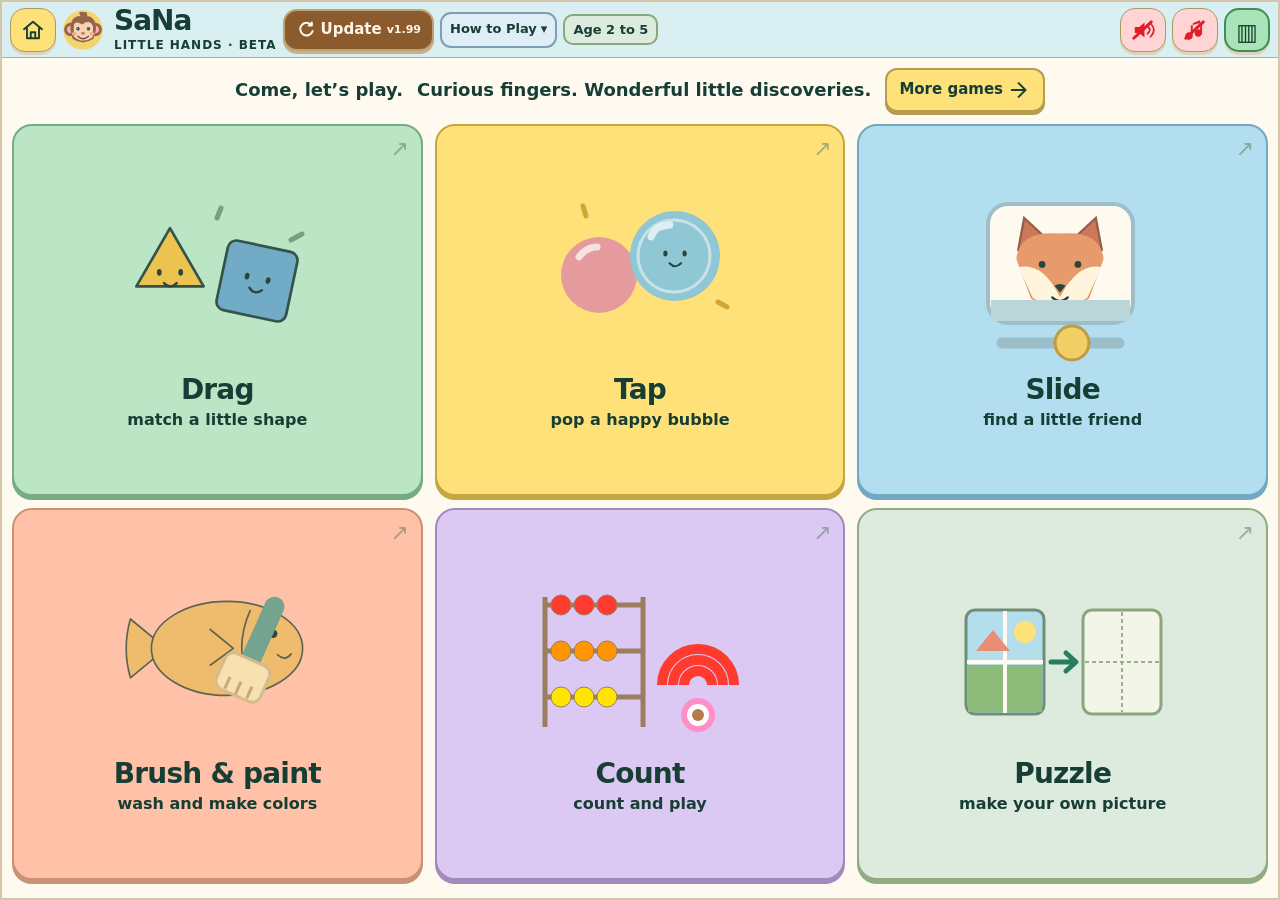
<file: play.html>
<!doctype html>
<html lang="en">
<head>
<meta charset="utf-8">
<meta name="viewport" content="width=device-width,initial-scale=1,maximum-scale=1,user-scalable=no,viewport-fit=cover">
<meta name="theme-color" content="#d9eff1">
<meta name="apple-mobile-web-app-capable" content="yes">
<title>SaNaToddler · Play</title>
<meta name="description" content="Tap puppy → Open in browser → Install → Accept. If asked to scan, accept and wait, then proceed. Tap to play.">
<link rel="canonical" href="https://sanatoddler.github.io/">
<meta property="og:type" content="website">
<meta property="og:site_name" content="SaNaToddler">
<meta property="og:title" content="SaNaToddler">
<meta property="og:description" content="Tap puppy → Open in browser → Install → Accept. If asked to scan, accept and wait, then proceed. Tap to play.">
<meta property="og:url" content="https://sanatoddler.github.io/">
<meta property="og:image" content="https://sanatoddler.github.io/sana-puppy-green-r2-v199-512.png">
<meta property="og:image:type" content="image/png">
<meta property="og:image:width" content="512">
<meta property="og:image:height" content="512">
<meta property="og:image:alt" content="SaNa the puppy with a pink and blue bow, the Little Hands app mascot.">
<meta name="twitter:card" content="summary_large_image">
<meta name="twitter:title" content="SaNaToddler">
<meta name="twitter:description" content="Tap puppy → Open in browser → Install → Accept. If asked to scan, accept and wait, then proceed. Tap to play.">
<meta name="twitter:image" content="https://sanatoddler.github.io/sana-puppy-green-r2-v199-512.png">
<meta name="twitter:image:alt" content="SaNa the puppy with a pink and blue bow, the Little Hands app mascot.">
<link rel="stylesheet" href="picture-puzzle.css">
<link rel="icon" href="sana-puppy-green-r2-v199-192.png" type="image/png">
<link rel="manifest" href="manifest.webmanifest">
<link rel="apple-touch-icon" href="sana-puppy-green-r2-v199-192.png">
<style>
:root{color-scheme:light;--ink:#173e35;--quiet:#173e35;--paper:#fffaf0;--mint:#bbe5c4;--green:#287c60;--blue:#347f9d;--peach:#f0ac90;--yellow:#ffe17a;--line:#d9ccb0;--shadow:#cfbea0;font-family:"Trebuchet MS","Arial Rounded MT Bold",ui-rounded,system-ui,sans-serif}
*{box-sizing:border-box;-webkit-tap-highlight-color:transparent}html,body{margin:0;width:100%;height:100%;overflow:hidden}body{background:#e9dfcd;color:var(--ink)}button{font:inherit;cursor:pointer;touch-action:manipulation;color:inherit}button,svg{-webkit-user-select:none;user-select:none}button:focus-visible,[tabindex]:focus-visible{outline:4px solid #215e97;outline-offset:3px}[hidden]{display:none!important}
#app,#app *{-webkit-user-select:none;user-select:none;-webkit-touch-callout:none;-webkit-user-drag:none}
#viewport{--device-safe-top:env(safe-area-inset-top,0px);--device-safe-right:env(safe-area-inset-right,0px);--device-safe-bottom:env(safe-area-inset-bottom,0px);--device-safe-left:env(safe-area-inset-left,0px);--play-edge-x:64px;--play-edge-y:0px;position:fixed;inset:0;overflow:hidden;background:#000;padding:max(var(--play-edge-y),var(--device-safe-top)) var(--device-safe-right) var(--device-safe-bottom) max(var(--play-edge-x),var(--device-safe-left))}
@media(orientation:portrait){#viewport{--play-edge-x:0px;--play-edge-y:64px}}
#app{position:absolute;left:50%;top:50%;width:var(--frame-w,100vw);height:var(--frame-h,100dvh);transform:translate(-50%,-50%);transform-origin:center;background:var(--paper);border:2px solid #d5c6aa;border-radius:18px;box-shadow:none;display:grid;grid-template-rows:64px auto minmax(0,1fr);overflow:hidden}
#app.rotated{transform:translate(-50%,-50%) rotate(90deg)}
.topbar{display:flex;align-items:center;gap:10px;padding:5px 12px;border-bottom:1px solid #93b9ad;background:#d9eff1;z-index:2}.brand{display:flex;align-items:center;gap:10px;margin-right:auto}.brand-mark{width:42px;height:42px}.wordmark{font-size:28px;font-weight:900;letter-spacing:-1px;line-height:1}.brand small{display:block;font-size:12px;letter-spacing:1px;text-transform:uppercase;font-weight:900;color:var(--ink);margin-top:3px}.icon-button{border:1px solid #d9cdb5;border-radius:15px;background:#ffe17a;box-shadow:0 3px 0 #dfd3bb;min-width:46px;height:44px;display:grid;place-items:center;padding:9px;border-color:#a89a62}.icon-button svg{width:24px;height:24px}.icon-button[aria-pressed="true"]{background:#bbe5c4;border-color:#527e62}.icon-button:active,.soft-button:active,.activity-card:active{transform:translateY(2px);box-shadow:0 1px 0 var(--shadow)}
.levels{display:flex;align-items:center;gap:4px;background:#d2e4dc;padding:3px;border-radius:17px;margin:0 auto}.level{min-height:42px;padding:4px 13px;border:2px solid transparent;border-radius:12px;background:transparent;font-weight:900;font-size:16px;white-space:nowrap;color:var(--ink)}.level small{display:block;font-size:11px;font-weight:900;margin-top:1px;opacity:1}.level[aria-pressed="true"]{background:#fffdf7;border-color:#173e35;box-shadow:inset 0 0 0 1px #173e35}.level[data-level="1"]{color:var(--ink);background:#bbe5c4}.level[data-level="2"]{color:var(--ink);background:#b3def0}.level[data-level="3"]{color:var(--ink);background:#ffc2a8}
#app .topbar.has-app-update .brand{margin-right:0}.app-update-button{display:flex;align-items:center;justify-content:center;gap:6px;flex:none;min-height:42px;padding:6px 11px;border:2px solid #bda275;border-radius:14px;background:#8b5b2e;color:#fff8e9;box-shadow:0 3px 0 #c6b28b;font-size:15px;font-weight:900;white-space:nowrap}.app-update-button svg{width:19px;height:19px;flex:none;fill:none;stroke:currentColor;stroke-width:2.5;stroke-linecap:round;stroke-linejoin:round}.app-update-button:disabled{opacity:.8;cursor:progress}#update-app{margin-right:auto}.compact .app-update-button{min-height:36px;min-width:90px;font-size:13px;padding:4px 7px;gap:5px}.compact .app-update-button svg{width:17px;height:17px}.narrow .topbar.has-app-update{gap:6px}
.sana-update-shade{position:absolute;inset:0;z-index:40;display:grid;place-items:center;padding:18px;background:#122e38a6}.sana-update-panel{width:min(520px,94%);max-height:100%;overflow:auto;padding:22px 25px;border:3px solid #ffe17a;border-radius:24px;background:#fff8e9;color:var(--ink);box-shadow:0 12px 45px #0004}.sana-update-panel:focus{outline:none}.sana-update-panel h2{margin:0 0 12px;font-size:25px;font-weight:900}.sana-update-panel p{font-size:17px;line-height:1.5;font-weight:800}.sana-update-panel button{display:block;margin:16px 0 0 auto;min-height:44px;padding:8px 22px;border:0;border-radius:14px;background:#8b5b2e;color:#fff8e9;font-weight:900}.compact .sana-update-panel{padding:16px 20px}.compact .sana-update-panel h2{font-size:22px}.compact .sana-update-panel p{font-size:15px}
#home-view{min-height:0;display:grid;grid-template-rows:auto minmax(0,1fr);padding:6px 14px 10px;gap:8px}.welcome{display:flex;align-items:center;gap:8px;min-height:0;padding:4px 8px;font-size:18px;font-weight:900;line-height:1.25;white-space:nowrap}.welcome h1,.welcome p{font:inherit;color:var(--ink);letter-spacing:0;margin:0}.activity-grid{display:grid;grid-template-columns:repeat(5,minmax(0,1fr));gap:12px;min-height:0}.activity-card{--card:#bbe5c4;--edge:#75ab85;display:flex;flex-direction:column;justify-content:center;align-items:center;min-width:0;min-height:0;padding:10px 8px;border:2px solid var(--edge);border-radius:20px;background:var(--card);box-shadow:0 6px 0 var(--edge);position:relative;transition:transform .15s}.activity-card:nth-child(2){--card:#ffe17a;--edge:#c5a742}.activity-card:nth-child(3){--card:#b3def0;--edge:#71a9c2}.activity-card:nth-child(4){--card:#ffc2a8;--edge:#cb9177}.activity-card .card-art{width:90%;height:53%;max-height:160px;overflow:visible}.activity-card b{font-size:28px;letter-spacing:-.8px;margin-top:7px}.activity-card small{font-size:16px;margin-top:4px;color:var(--ink);font-weight:800}.card-arrow{position:absolute;right:12px;top:10px;font-size:22px;color:#55765c;opacity:.5}
#activity-view{min-height:0;display:grid;grid-template-rows:auto auto minmax(0,1fr);padding:4px 10px 6px;gap:4px;grid-template-areas:"heading" "controls" "board"}.activity-heading{display:flex;align-items:center;gap:10px;padding:0 3px;grid-area:heading;min-height:42px}.activity-heading h1{font-size:27px;letter-spacing:-.7px;margin:0;font-weight:900}.activity-heading .step-note{font-size:15px;color:var(--ink);margin-left:auto;font-weight:800}.mode-switch{display:flex;gap:3px;padding:3px;border:1px solid #ddd0b8;border-radius:14px;background:#d4c0f0;margin-left:auto;border-color:#a88ec9}.mode-button{border:0;border-radius:10px;background:transparent;min-height:36px;padding:4px 12px;font-size:15px;font-weight:900}.mode-button[aria-pressed="true"]{box-shadow:inset 0 0 0 2px #173e35}
.play-mat{display:flex;flex-direction:column;position:relative;min-height:0;border:2px solid #ddd2bc;border-radius:18px;background:#D8B98E;overflow:hidden;box-shadow:none;grid-area:board}#scene{display:block;flex:1 1 0%;width:100%;height:0;min-height:0;touch-action:none;overflow:hidden}.piece{cursor:grab}.piece:active{cursor:grabbing}.piece.selected{filter:drop-shadow(0 0 9px #f3c65c)}.target{cursor:pointer}.bubble{cursor:pointer}.bubble.allowed{filter:drop-shadow(0 4px 0 #315f6e19)}.bubble.disallowed{opacity:.83}.slider-handle{cursor:ew-resize}.guide-hand{pointer-events:none;animation:guideHand 1.7s ease-in-out infinite;filter:drop-shadow(0 3px 0 #0002)}@keyframes guideHand{0%,100%{transform:translateX(0);opacity:.7}50%{transform:translateX(35px);opacity:1}}#celebrate{position:absolute;inset:0;display:flex;justify-content:center;align-items:flex-start;gap:10px;pointer-events:none;padding-top:10px}#celebrate span{color:#deb73d;font-size:36px;animation:starHello 1.2s ease-out both}#celebrate span:nth-child(2){animation-delay:.08s;font-size:49px}#celebrate span:nth-child(3){animation-delay:.16s}@keyframes starHello{0%{transform:translateY(25px) scale(.3);opacity:0}30%{transform:translateY(0) scale(1.2);opacity:1}80%{opacity:1}100%{transform:translateY(-15px) scale(.9);opacity:0}}
.paint-tools{display:flex;justify-content:center;align-items:center;gap:12px;min-height:48px}.paint-color{width:38px;height:38px;border:4px solid #fffaf0;box-shadow:0 0 0 1px #d3c5ac,0 3px 0 #d3c5ac;border-radius:50%;background:var(--paint)}.paint-color[aria-pressed="true"]{box-shadow:0 0 0 3px #294f46,0 3px 0 #294f46}.paint-label{font-size:14px;font-weight:900;color:var(--ink);margin-right:5px}
.companion-bar{display:flex;align-items:center;gap:8px;padding:5px 12px;border-top:0;background:#cceaf1;border-bottom:1px solid #91b8bd;min-height:50px}.sana-badge{width:40px;flex:0 0 40px;text-align:center}.sana-badge svg{width:34px;height:34px}.sana-badge small{display:block;font-size:10px;font-weight:900;margin-top:-1px;color:var(--ink)}#hint{font-size:18px;font-weight:900;line-height:1.2;flex:1;min-width:0}.progress{display:flex;gap:6px;align-items:center;max-width:150px;flex-wrap:wrap}.progress i{display:block;width:12px;height:12px;border-radius:50%;background:#e0d7c0;border:1px solid #cbbb9a}.progress i.done{background:#6aab88;border-color:#4b8a67}.soft-button{display:flex;align-items:center;justify-content:center;gap:7px;white-space:nowrap;border:1px solid #b6c8b2;background:#bbe5c4;border-radius:14px;min-height:40px;padding:4px 10px;box-shadow:0 2px 0 #709e79;font-weight:900;font-size:16px;border-color:#709e79}.soft-button svg{width:23px;height:23px}.soft-button.secondary{background:#ffe17a;border-color:#b69c43;box-shadow:0 2px 0 #b69c43}
#app.compact{grid-template-rows:46px auto minmax(0,1fr);border-radius:12px}.compact .topbar{padding:2px 8px;gap:8px}.compact .brand-mark{width:32px;height:32px}.compact .wordmark{font-size:20px}.compact .brand small{font-size:10px;letter-spacing:1px;margin-top:2px}.compact .levels{padding:2px;gap:2px}.compact .level{padding:3px 10px;min-height:36px;font-size:13px}.compact .level small{font-size:10px}.compact .icon-button{width:38px;min-width:38px;height:38px;border-radius:12px;padding:6px}.compact #home-view{padding:4px 10px 7px;gap:5px;grid-template-rows:auto minmax(0,1fr)}.compact .welcome{padding:3px 6px;font-size:14px}.compact .activity-grid{gap:10px}.compact .activity-card{padding:6px;border-radius:16px;box-shadow:0 4px 0 var(--edge)}.compact .activity-card .card-art{height:52%;max-height:95px}.compact .activity-card b{font-size:22px;margin-top:4px;letter-spacing:-.5px}.compact .activity-card small{font-size:13px;margin-top:3px}.compact .card-arrow{font-size:15px;right:8px;top:6px}.compact #activity-view{padding:3px 6px 5px;grid-template-rows:auto auto minmax(0,1fr);gap:3px}.compact .activity-heading h1{font-size:22px}.compact .step-note{font-size:12px}.compact .mode-switch{padding:2px}.compact .mode-button{font-size:13px;min-height:32px;padding:3px 10px}.compact .play-mat{border-radius:17px}.compact .companion-bar{padding:3px 8px;gap:6px;min-height:40px}.compact .sana-badge{width:32px;flex-basis:32px}.compact .sana-badge svg{width:28px;height:28px}.compact .sana-badge small{font-size:9px}.compact #hint{font-size:14px}.compact .soft-button{font-size:14px;min-height:34px;padding:3px 8px;border-radius:12px}.compact .progress i{width:9px;height:9px}.compact .progress{gap:4px;max-width:85px}.compact .paint-tools{gap:10px;min-height:36px}.compact .paint-color{width:30px;height:30px;border-width:3px}.compact .paint-label{font-size:12px}
.art-tools{display:flex;justify-content:center;align-items:center;gap:12px;min-height:40px;grid-area:controls}.brush-sizes{display:flex;align-items:center;gap:5px}.art-tool{min-height:36px;padding:5px 10px;border:1px solid #c9bda6;border-radius:10px;background:#ffe17a;font-size:14px;font-weight:900}.art-tool[aria-pressed="true"]{background:#bbe5c4;border-color:#325e47;box-shadow:inset 0 0 0 1px #287c60}#art-reward{position:absolute;left:12px;top:12px;padding:10px 14px;border:2px solid #e4bd58;border-radius:18px;background:#fff8dc;box-shadow:0 4px 12px #59492720;pointer-events:none;text-align:center;font-size:14px;font-weight:800}#art-reward svg{width:42px;height:42px;vertical-align:middle}#art-reward b{display:block;color:#287c60}.compact .art-tools{gap:8px;min-height:36px}.compact .art-tools .paint-tools{gap:6px}.compact .brush-sizes{gap:3px}.compact .art-tool{min-height:32px;font-size:13px;padding:4px 8px}.compact #art-reward{top:6px;left:6px;font-size:11px;padding:5px 10px}.compact #art-reward svg{width:28px;height:28px}.narrow .art-tools{gap:6px}.narrow .art-tools .paint-tools{gap:4px}.narrow .art-tools .paint-label{display:block}
.narrow .brand-copy,.narrow .step-note{display:none}.narrow .soft-button .button-label{display:inline}.narrow .brand{margin-right:0}.narrow .level{padding-left:9px;padding-right:9px}.narrow .topbar{gap:7px}.narrow .companion-bar{gap:8px}.narrow .activity-card small{display:block;font-size:12px}.narrow .activity-card b{font-size:22px}.narrow .progress{display:none}
.bubble-mat{display:flex;flex-direction:column}.bubble-mat #scene{flex:1 1 0%;height:0;min-height:0}.bubble-tracker{display:flex;align-items:center;justify-content:center;gap:12px;padding:6px 8px;background:#daf0df;border-bottom:1px solid #a2c4aa;flex:0 0 auto;z-index:1}.bubble-score{font-size:16px;font-weight:900;white-space:nowrap;color:var(--ink);padding:3px 6px;background:#ffe17a;border-radius:8px}.bubble-targets{display:flex;justify-content:center;align-items:center;gap:5px;flex-wrap:wrap;max-width:calc(100% - 110px)}.bubble-target{display:grid;place-items:center;position:relative;min-width:30px;height:30px;padding:2px 5px;border:1px solid #d5cbb5;border-radius:8px;background:#fff1b7;color:var(--ink);font-weight:900;font-size:16px;border-color:#b5a367}.bubble-target[data-collected="true"]{color:var(--ink);border-color:#325e47;box-shadow:0 2px 0 #b5c5ac}.bubble-target svg{width:22px;height:22px}.pop-dot{width:19px;height:19px;border-radius:50%;border:2px solid white;box-shadow:0 0 0 1px #cdc6af}.compact .bubble-tracker{padding:4px 7px;gap:8px}.compact .bubble-score{font-size:13px;padding:2px 5px}.compact .bubble-targets{gap:3px;max-width:calc(100% - 82px)}.compact .bubble-target{min-width:24px;height:26px;padding:1px 4px;font-size:14px;border-radius:6px}.compact .bubble-target svg{width:18px;height:18px}.compact #bubble-modes .mode-button{padding-left:10px;padding-right:10px}.narrow #bubble-modes .mode-button{padding-left:8px;padding-right:8px}#app[data-view="bubbles"] .step-note{display:none}
.bubble-settings{display:flex;justify-content:center;align-items:center;gap:12px;min-height:42px;padding:0;grid-area:controls}.bubble-setting-group{display:flex;align-items:center;gap:3px;padding:3px 5px;background:#bbe5c4;border-radius:12px}.bubble-setting-group>span{font-size:14px;font-weight:900;color:var(--ink);margin-right:4px}.bubble-settings button{border:1px solid #c9bda6;border-radius:10px;background:#b3def0;min-height:36px;padding:4px 10px;font-size:15px;font-weight:900}.bubble-settings button[aria-pressed="true"]{background:#ffe17a;border-color:#173e35;box-shadow:inset 0 0 0 1px #173e35}.compact .bubble-settings{gap:10px;min-height:38px;padding:0}.compact .bubble-settings button{font-size:13px;min-height:32px;padding:3px 8px}.compact .bubble-setting-group>span{font-size:12px}.narrow .bubble-settings{gap:9px}.narrow .bubble-settings button{padding:4px 7px}

.mode-button:nth-child(odd){background:#ffe17a}.mode-button:nth-child(even){background:#bbe5c4}
.bubble-setting-group:last-child{background:#ffe17a}.bubble-setting-group:last-child button:not([aria-pressed="true"]){background:#ffc2a8}
#fullscreen{background:#b3def0}#sound[aria-pressed="false"]{background:#ffc2a8}
.compact .activity-heading{min-height:36px}.bubble-targets{max-width:calc(100% - 130px)}.compact .bubble-targets{max-width:calc(100% - 105px)}
@media(min-width:1200px){#app[data-view="bubbles"] #activity-view{grid-template-columns:minmax(0,1fr) auto;grid-template-rows:auto minmax(0,1fr);grid-template-areas:"heading controls" "board board";column-gap:10px}}
/* Immersive play keeps the existing game and controls alive while using every pixel. */
#app.immersive{grid-template-rows:minmax(0,1fr);border:0;border-radius:0;background:#D8B98E}
.immersive .topbar{position:absolute;inset:0;display:block;padding:0;background:transparent;border:0;pointer-events:none;z-index:10}
.immersive .topbar>:not(#sound):not(#fullscreen):not(#game-back),.immersive .companion-bar{display:none!important}
.immersive .topbar #sound,.immersive .topbar #fullscreen,.immersive .topbar #game-back{position:absolute;top:max(8px,env(safe-area-inset-top));width:46px;min-width:46px;height:46px;padding:10px;pointer-events:auto;box-shadow:0 2px 8px #0008;border:2px solid #fff;border-radius:14px}
.immersive .topbar #fullscreen{right:max(8px,env(safe-area-inset-right));top:calc(max(8px,env(safe-area-inset-top)) + 58px)}
.immersive .topbar #sound{right:calc(max(8px,env(safe-area-inset-right)) + 54px)}
#app.immersive #activity-view{padding:0;gap:0;grid-template-columns:minmax(0,1fr);grid-template-rows:minmax(0,1fr);grid-template-areas:"board"}
.immersive #bubble-settings,.immersive #art-tools{display:none!important}
.immersive .play-mat{border:0;border-radius:0;box-shadow:none}
.immersive #home-view{grid-template-rows:minmax(0,1fr);padding:64px 10px 10px;background:var(--paper)}
.immersive .welcome{display:none}
/* Board chrome has dedicated rows, keeping controls clear of gameplay. */
#app:not([data-view="home"]) #activity-view{grid-template-columns:minmax(0,1fr);grid-template-rows:auto minmax(0,1fr);grid-template-areas:"controls" "board"}
.play-toolbar{position:relative;display:flex;align-items:stretch;justify-content:space-between;gap:8px;padding:6px;background:#D8B98E;flex:0 0 auto}
#game-results{position:relative;display:flex;flex-direction:column;align-items:flex-start;justify-content:center;gap:2px;flex:0 1 210px;min-width:120px;padding:4px 8px;border:2px solid #f8e2a3;border-radius:8px;background:#ffe17a;color:var(--ink);font-weight:900;line-height:1.15}
#activity-name{font-size:17px;font-weight:900;letter-spacing:0;line-height:1.15;margin:0;max-width:100%;white-space:nowrap;overflow:hidden;text-overflow:ellipsis}
#result-score,.bubble-score{font-size:16px;font-weight:900;white-space:nowrap;padding:0;background:transparent;color:var(--ink)}
#play-options{position:relative;display:flex;align-items:center;justify-content:flex-end;gap:6px;flex-wrap:wrap;margin-left:auto;min-width:0;padding:3px;border:2px solid #b3def0;border-radius:8px;background:#182b36}
#play-options .levels{margin:0;padding:2px;gap:2px;border-radius:8px}#play-options .level{font-size:14px;min-height:34px;padding:3px 8px;border-radius:7px}#play-options .level small{display:none}
#play-options .mode-switch{margin:0;border-radius:8px;padding:2px;gap:2px}#play-options .mode-button{font-size:14px;min-height:34px;padding:3px 8px;border-radius:6px}
.bubble-tracker{background:#D8B98E;border:0;padding:0 6px 5px;gap:0;min-height:0}.bubble-targets{flex:1;max-width:none;min-height:24px}.compact .bubble-targets{max-width:none;gap:2px}.compact .bubble-target{min-width:21px;height:24px;font-size:13px;padding:1px 3px}
.play-navigation{position:relative;flex:0 0 auto;display:flex;align-items:center;justify-content:space-between;gap:8px;padding:5px 6px;background:#D8B98E;z-index:2}
.play-navigation .soft-button{font-size:16px;min-height:40px;box-shadow:none;background:#ffe17a;border:2px solid #80613b;border-radius:9px;padding:4px 10px}.play-navigation .soft-button svg{width:22px;height:22px}
#game-mid-controls{display:flex;align-items:center;justify-content:center;gap:8px}.play-navigation .icon-button{position:static;min-width:42px;width:42px;height:40px;padding:7px;border:2px solid #fff;border-radius:9px;box-shadow:none}
.compact .play-toolbar{padding:4px 5px;gap:6px}.compact #game-results{min-width:105px;flex-basis:150px;padding:3px 6px}.compact #activity-name{font-size:14px}.compact #result-score,.compact .bubble-score{font-size:14px}
.compact #play-options{gap:4px;padding:2px}.compact #play-options .level,.compact #play-options .mode-button{font-size:13px;min-height:30px;padding:3px 6px}
.compact .play-navigation{padding:4px 5px;gap:6px}.compact .play-navigation .soft-button{font-size:14px;min-height:34px;padding:3px 7px}.compact .play-navigation .soft-button svg{width:18px;height:18px}.compact .play-navigation .icon-button{height:34px;width:36px;min-width:36px;padding:5px}.compact #game-mid-controls{gap:6px}
/* Appreciation has its own centered top row, never over beads or controls. */
.narrow.compact .bubble-target{min-width:19px;padding:1px 2px}
#art-reward,.compact #art-reward,.immersive #art-reward{position:relative;order:-1;align-self:center;flex:0 0 auto;left:auto;top:auto;display:flex;align-items:center;justify-content:center;gap:6px;max-width:calc(100% - 12px);margin:4px auto;padding:4px 10px;font-size:14px;line-height:1.15;border-radius:10px;box-shadow:none}
#art-reward svg,.compact #art-reward svg{width:28px;height:28px;flex:none}#art-reward b{display:inline}.compact #art-reward{font-size:13px}
.activity-card b,.activity-card small{max-width:100%;text-align:center}.activity-card:nth-child(5){--card:#dbc9f4;--edge:#a18abd}#abacus-stage{font-size:15px;font-weight:900;padding:6px 10px;border-radius:6px;background:#dbc9f4;color:var(--ink)}.compact #abacus-stage{font-size:13px}#app[data-view="abacus"] #scene [data-bead-row][aria-disabled="false"]{cursor:grab}#app[data-view="abacus"] #scene [data-bead-row][aria-disabled="false"]:active{cursor:grabbing}.abacus-pop{animation:abacusPop .22s ease-out;transform-box:fill-box;transform-origin:center}@keyframes abacusPop{0%,100%{opacity:1;transform:scale(1)}50%{opacity:1;transform:scale(1.06)}}
.activity-grid{--card-gap:12px;grid-template-columns:none;grid-auto-flow:column;grid-auto-columns:calc((100% - 4 * var(--card-gap)) / 5);gap:var(--card-gap);overflow-x:auto;overflow-y:hidden;scroll-snap-type:x mandatory;overscroll-behavior:contain;scrollbar-width:none;touch-action:none;padding-bottom:6px;margin-bottom:-6px}
.activity-grid::-webkit-scrollbar{display:none}.activity-grid .activity-card{scroll-snap-align:start}.activity-grid[data-dragging="true"]{scroll-snap-type:none}
.compact .activity-grid{--card-gap:10px}.upcoming-card{--card:#e4ddf0;--edge:#aa9aba}.upcoming-card .card-art{color:#735b99}.upcoming-card small{color:var(--ink)}
.game-pages{display:flex;align-items:center;gap:6px}.game-pages button{background:#ffe17a}.game-pages button:disabled{opacity:.45;cursor:default}.game-pages .icon-button{min-width:40px;width:40px}.compact .game-pages{gap:4px}.compact .game-pages .icon-button{width:34px;min-width:34px;height:36px}.compact .game-pages svg{width:20px;height:20px}
#app:not([data-view="home"]) .game-pages{display:none}.visually-hidden{position:absolute;width:1px;height:1px;overflow:hidden;clip-path:inset(50%);white-space:nowrap}
@media(prefers-reduced-motion:reduce){*,*::before,*::after{animation:none!important;transition:none!important}}
.parent-age{position:relative;display:flex;align-items:center;gap:5px;flex:none;font-weight:900;font-size:12px}#age-choice{min-height:40px;max-width:126px;padding:5px 10px;border:2px solid #91b7a2;border-radius:11px;font:inherit;font-size:15px;font-weight:900;background:#ffe17a;color:var(--ink)}#age-choice::after{content:' ▾'}.narrow .parent-age>span{display:none}.narrow #age-choice{max-width:112px;font-size:13px;min-height:36px}.narrow .topbar{gap:5px;padding-left:7px;padding-right:7px}
#age-menu{position:absolute;top:calc(100% + 5px);right:0;z-index:20;width:150px;max-height:calc(var(--frame-h) - 65px);overflow-y:auto;padding:5px;display:grid;gap:3px;border:2px solid #173e35;border-radius:13px;background:#fff8e9;box-shadow:0 4px 12px #0006;overscroll-behavior:contain}#age-menu button{width:100%;min-height:40px;border:1px solid #91b7a2;border-radius:8px;background:#d9eff1;font-size:16px;font-weight:900;color:var(--ink);text-align:left;padding:5px 10px}#age-menu button[aria-selected="true"]{background:#ffe17a;border:2px solid #173e35}#age-menu button:focus-visible{outline-offset:-4px}
html,body{touch-action:pan-x pan-y;overscroll-behavior:none}
#app.short-play:not([data-view="home"]):not(.immersive){grid-template-rows:30px minmax(0,1fr)}.short-play:not([data-view="home"]):not(.immersive)>.topbar{display:flex}.short-play:not([data-view="home"])>.companion-bar{position:absolute;top:1px;right:6px;display:flex;min-height:0;height:26px;padding:0;gap:4px;background:none;border:0;z-index:3}.short-play:not([data-view="home"]) .companion-bar #hint,.short-play:not([data-view="home"]) .companion-bar #progress{display:none}.short-play:not([data-view="home"]) .companion-bar{min-height:30px;padding:1px 5px}.short-play:not([data-view="home"]) .sana-badge{display:none}.short-play:not([data-view="home"]) #hint{font-size:12px;white-space:nowrap;overflow:hidden;text-overflow:ellipsis}.short-play:not([data-view="home"]) .companion-bar .soft-button{min-height:28px;padding:2px 6px;font-size:12px}.short-play #play-options .level,.short-play #play-options .mode-button{min-height:26px;font-size:12px;padding:2px 5px}.short-play #play-options{gap:3px}
.short-play:not([data-view="home"]){grid-template-columns:minmax(0,1fr)}.short-play:not([data-view="home"]) .companion-bar,.short-play:not([data-view="home"]) #activity-view,.short-play:not([data-view="home"]) #hint{min-width:0}.short-play .play-toolbar{padding:1px 2px;gap:3px}
.age-profile.compact #game-results{flex-basis:105px;min-width:90px}.bubble-settings>#bubble-full-set{white-space:nowrap;background:#e0c9f0;color:var(--ink)}.bubble-settings>#bubble-full-set[aria-pressed="true"]{background:#ffe17a}.short-play #bubble-settings{gap:3px}.short-play .bubble-setting-group{padding-left:2px;padding-right:2px}.short-play .bubble-settings button{padding-left:5px;padding-right:5px}
.short-play:not([data-view="home"]):not(.immersive)>.topbar{gap:5px;padding:1px 178px 1px 6px}.short-play:not([data-view="home"]) .app-update-button{min-height:26px;min-width:76px;font-size:12px;padding:2px 6px}.short-play:not([data-view="home"]) #age-choice{min-height:26px;font-size:12px}.short-play:not([data-view="home"]) .topbar .brand-mark{width:24px;height:24px}.short-play:not([data-view="home"]) .topbar .icon-button{width:26px;min-width:26px;height:26px;padding:4px}.short-play:not([data-view="home"]) .parent-age>span{display:none}
.short-play:not([data-view="home"])>.companion-bar{min-height:0;padding:0;gap:4px}.short-play:not([data-view="home"]) .companion-bar .soft-button{min-height:26px;height:26px;padding:2px 5px;font-size:12px;gap:4px}.short-play:not([data-view="home"]) .companion-bar .soft-button svg{width:16px;height:16px}

/* Age selection is the only visible learning level. */
#play-levels{display:none!important}
/* Consistent accessible sound state colors: red OFF, green ON. */
#sound[aria-pressed="false"],#music-toggle[aria-pressed="false"]{background:#f6a6a6!important;color:#512424!important;border-color:#a94b4b!important}
#sound[aria-pressed="true"],#music-toggle[aria-pressed="true"]{background:#a9e4b9!important;color:#173e2b!important;border-color:#3d8d5a!important}

/* Slide Cave only: extend cave scenery into SVG letterbox areas. All other games retain sandalwood. */
#app[data-view="slide"] .play-mat{background:#b6df84 url("./train-art/farm-sky-v126.webp") center center / cover no-repeat;}

/* Compact drawing previews, displayed only for Brush & Paint. */
.brush-thumbnails:not([hidden]){display:flex;align-items:center;gap:5px;flex:0 0 auto;min-height:42px;max-height:50px;overflow-x:auto;overscroll-behavior-x:contain;scrollbar-width:thin;touch-action:pan-x;background:#fff2d9;border-bottom:2px solid #b8976b;padding:3px 7px}
.brush-thumbnails[hidden]{display:none!important}
.brush-thumb{appearance:none;-webkit-appearance:none;font-family:inherit;cursor:pointer;display:flex;flex:0 0 auto;align-items:center;justify-content:center;gap:4px;padding:2px 5px;border:1.5px solid #bea67d;border-radius:8px;background:#fffaf0;color:#254c40;font-weight:800;font-size:11px;min-width:58px;max-height:40px;white-space:nowrap}
.brush-thumb svg{width:30px;height:30px;flex:0 0 auto;overflow:visible}
.brush-thumb.current{border:3px solid #2d725c;background:#d5f2e3}
.brush-thumb.past{background:#e5e4df;color:#617269}

/* v0.72: place game-specific options at the bottom of every play room.
   The scene takes the newly released upper space without stretching its artwork. */
#app:not([data-view="home"]) .play-mat{display:flex;flex-direction:column;min-height:0}
#app:not([data-view="home"]) .play-mat>.play-toolbar{order:20;flex:0 0 auto;max-height:25%;overflow:auto;align-items:center}
#app:not([data-view="home"]) .play-mat>#scene{order:0;flex:1 1 auto;min-height:0;height:0;width:100%}
#app:not([data-view="home"]) .play-mat>.bubble-tracker{order:1;flex:0 0 auto}
#app:not([data-view="home"]) .play-mat>.brush-thumbnails{order:2;flex:0 0 auto}
#app:not([data-view="home"]) .play-mat>.play-navigation{order:30;flex:0 0 auto}
#app:not([data-view="home"]) .play-mat>#celebrate,
#app:not([data-view="home"]) .play-mat>#art-reward{z-index:4}
/* Keep the bottom bar usable on short screens and in both orientations. */
#app.short-play:not([data-view="home"]) .play-mat>.play-toolbar{max-height:30%;padding:2px 4px}
#app:not([data-view="home"]) .play-mat>.play-toolbar #play-options{flex-wrap:wrap}


/* v0.72: true compact single-line settings bar in every game room. */
#app:not([data-view="home"]):not(.immersive) .play-mat>.play-toolbar{
  flex:0 0 38px!important;height:38px!important;min-height:38px!important;max-height:38px!important;
  width:100%;padding:2px 5px!important;gap:5px;overflow-x:auto!important;overflow-y:hidden!important;
  display:flex!important;flex-direction:row!important;flex-wrap:nowrap!important;align-items:center!important;
  scrollbar-width:thin;
}
#app:not([data-view="home"]):not(.immersive) .play-toolbar #game-results{
  flex:0 0 auto!important;display:flex!important;flex-direction:row!important;flex-wrap:nowrap!important;
  align-items:center!important;gap:4px;max-width:none!important;min-width:max-content!important;
  height:32px!important;overflow:visible!important;
}
#app:not([data-view="home"]):not(.immersive) .play-toolbar #game-results > *{
  white-space:nowrap!important;word-break:normal!important;overflow-wrap:normal!important;
  width:auto!important;max-width:none!important;min-width:0!important;
  margin:0!important;line-height:1.1!important;font-size:12px!important;
}
#app:not([data-view="home"]):not(.immersive) .play-toolbar #play-options{
  display:flex!important;flex:0 0 auto!important;min-width:max-content!important;max-width:none!important;
  height:32px!important;align-items:center!important;flex-direction:row!important;flex-wrap:nowrap!important;gap:4px!important;
}
#app:not([data-view="home"]):not(.immersive) .play-toolbar #play-options .levels,
#app:not([data-view="home"]):not(.immersive) .play-toolbar #play-options .mode-switch{
  display:flex!important;flex-direction:row!important;flex-wrap:nowrap!important;align-items:center!important;
  min-width:max-content!important;height:32px!important;gap:3px!important;
}
#app:not([data-view="home"]):not(.immersive) .play-toolbar #play-options button,
#app:not([data-view="home"]):not(.immersive) .play-toolbar #abacus-stage{
  flex:0 0 auto!important;min-height:28px!important;max-height:30px!important;height:28px!important;
  padding:2px 7px!important;font-size:12px!important;line-height:1!important;
  white-space:nowrap!important;word-break:normal!important;writing-mode:horizontal-tb!important;
}
/* Low-obstruction exit: transparent background, no card or shadow. */
#app.immersive #exit-play{
  right:max(5px,env(safe-area-inset-right))!important;
  top:max(5px,env(safe-area-inset-top))!important;
  width:34px!important;min-width:34px!important;height:34px!important;min-height:34px!important;
  padding:0!important;border:0!important;border-radius:50%!important;
  background:transparent!important;box-shadow:none!important;
  color:#173e35!important;font-size:29px!important;line-height:1!important;
  text-shadow:0 1px 2px #fff,0 -1px 2px #fff;
}


/* v0.82: game-specific controls only; never reveal hidden controls through display:flex. */
#app #play-levels, #app #play-levels * {display:none!important}
#app #play-options [hidden], #app #play-options[hidden],
#app #bubble-modes[hidden], #app #brush-modes[hidden],
#app #abacus-stage[hidden], #app #bubble-settings[hidden],
#app #art-tools[hidden], #app #paint-tools[hidden] {display:none!important}
#app[data-view="brush"] #bubble-modes,#app[data-view="brush"] #abacus-stage,
#app[data-view="drag"] #bubble-modes,#app[data-view="drag"] #brush-modes,
#app[data-view="slide"] #bubble-modes,#app[data-view="slide"] #brush-modes,
#app[data-view="abacus"] #bubble-modes,#app[data-view="abacus"] #brush-modes,
#app[data-view="bubbles"] #brush-modes {display:none!important}
#app:not([data-view="home"]) .play-mat>.game-status-top{order:-10;flex:0 0 auto;display:flex;align-items:center;min-height:30px;max-height:40px;padding:2px 6px;background:#d8b98e;overflow:hidden}
#app:not([data-view="home"]) .game-status-top #game-results{display:flex;flex:1 1 auto;flex-direction:row;align-items:center;justify-content:flex-start;gap:9px;min-width:0;max-width:none;padding:3px 9px;min-height:27px;overflow:hidden}
#app:not([data-view="home"]) .game-status-top #activity-name{flex:0 1 auto;min-width:0;overflow:hidden;text-overflow:ellipsis;white-space:nowrap;font-size:13px}
#app:not([data-view="home"]) .game-status-top #result-score,
#app:not([data-view="home"]) .game-status-top .bubble-score{flex:0 0 auto;font-size:13px;white-space:nowrap}
#app:not([data-view="home"]) .play-mat>.play-toolbar{order:20;flex:0 0 auto;max-height:43px;min-height:32px;overflow-x:auto;overflow-y:hidden;padding:2px 5px;align-items:center;justify-content:center}
#app:not([data-view="home"]) .play-toolbar #play-options{flex:0 1 auto;min-width:0;max-width:100%;overflow-x:auto;overflow-y:hidden;justify-content:flex-start;background:transparent;border:0;padding:0;margin:0}
#app:not([data-view="home"]) .play-toolbar #play-options:empty{display:none}
#app:not([data-view="home"]) .play-toolbar #play-options .mode-switch{min-width:max-content}
#app.immersive .game-status-top{display:none!important}

/* v0.82: activity-scoped controls, preventing unrelated controls in every room. */
#app[data-view="abacus"] #play-levels,#app[data-view="abacus"] #bubble-modes,#app[data-view="abacus"] #bubble-settings,#app[data-view="abacus"] #brush-modes,#app[data-view="abacus"] #art-tools,#app[data-view="abacus"] #paint-tools,
#app[data-view="drag"] #play-levels,#app[data-view="drag"] #bubble-modes,#app[data-view="drag"] #bubble-settings,#app[data-view="drag"] #brush-modes,#app[data-view="drag"] #art-tools,#app[data-view="drag"] #paint-tools,
#app[data-view="slide"] #play-levels,#app[data-view="slide"] #bubble-modes,#app[data-view="slide"] #bubble-settings,#app[data-view="slide"] #brush-modes,#app[data-view="slide"] #art-tools,#app[data-view="slide"] #paint-tools,
#app[data-view="brush"] #play-levels,#app[data-view="brush"] #bubble-modes,#app[data-view="brush"] #bubble-settings,#app[data-view="brush"] #abacus-stage,
#app[data-view="bubbles"] #play-levels,#app[data-view="bubbles"] #brush-modes,#app[data-view="bubbles"] #art-tools,#app[data-view="bubbles"] #paint-tools,#app[data-view="bubbles"] #abacus-stage {display:none!important}

/* v0.82: Hide the entire empty option toolbar in games without option modes.
   Do not hide the shared navigation row or abacus totals. */
#app[data-view="abacus"] .play-mat>.play-toolbar,
#app[data-view="drag"] .play-mat>.play-toolbar,
#app[data-view="slide"] .play-mat>.play-toolbar {display:none!important;min-height:0!important;max-height:0!important;padding:0!important;margin:0!important;border:0!important}
#app[data-view="abacus"] #play-options,
#app[data-view="abacus"] #play-options > *,
#app[data-view="drag"] #play-options,
#app[data-view="slide"] #play-options {display:none!important}
#app[data-view="bubbles"] #brush-modes,
#app[data-view="brush"] #bubble-modes {display:none!important}

/* v1.03: independent child-friendly vibration toggle. */
#vibration-toggle{font-size:23px;font-weight:900;background:#a9e4b9;color:#173e2b;border:2px solid #3d8d5a}
#vibration-toggle[aria-pressed="false"]{background:#f6a6a6;color:#512424;border-color:#a94b4b}
#app.immersive #vibration-toggle{position:absolute;top:auto!important;right:auto!important;bottom:max(12px,env(safe-area-inset-bottom))!important;left:max(12px,env(safe-area-inset-left))!important;z-index:100;width:48px;height:48px;min-width:48px;display:flex!important;align-items:center;justify-content:center;border:3px solid #fff;border-radius:12px;pointer-events:auto;touch-action:manipulation;box-shadow:0 2px 8px #0005}
/* v0.82 shared countryside backdrop: decorative only; never captures touches. */
#app:not([data-view="home"]) .play-mat{background:#b6df84 url('./train-art/farm-sky-v126.webp') center center/cover no-repeat}
#app[data-view="bubbles"] .play-mat{background:#b6df84 url('./train-art/farm-sky-v126.webp') center center/cover no-repeat}
#app:not([data-view="home"]) #scene{background:transparent!important}

/* v0.89: keep the original button background; highlight only the muted icon. */
#sound[aria-pressed="false"],#music-toggle[aria-pressed="false"]{
  background:#ffd4d4!important;color:#d31324!important;
  border-color:#a89a62!important;box-shadow:0 3px 0 #dfd3bb!important;
  position:relative!important;
}
#sound[aria-pressed="false"] svg,#music-toggle[aria-pressed="false"] svg{
  color:#e21d29!important;fill:currentColor;
}
#sound[aria-pressed="false"]::after,#music-toggle[aria-pressed="false"]::after{
  content:"";position:absolute;left:19%;top:50%;width:62%;height:3px;
  background:#e21d29;border-radius:3px;transform:translateY(-50%) rotate(-43deg);
  pointer-events:none;z-index:3;
}
#sound[aria-pressed="true"],#music-toggle[aria-pressed="true"]{
  background:#a9e4b9!important;color:#173e2b!important;border-color:#3d8d5a!important;
}

/* v1.03: music note and speaker use identical icon dimensions */
#music-toggle svg,#sound svg{width:24px;height:24px;display:block;flex:none}
/* v1.03 fullscreen resilience: retain a countryside fallback behind the SVG. */
#app[data-view="bubbles"] .play-mat, #app[data-view="bubbles"].immersive .play-mat {background-color:#b6df84!important;background-image:url('./train-art/farm-sky-v126.webp')!important;background-position:center!important;background-size:cover!important;}
#app[data-view="bubbles"] #scene {background:transparent!important;}

/* v1.03: shared top-of-play-room item/progress strip in every activity. */
#app:not([data-view="home"]) .play-mat>.item-progress-strip:not([hidden]){
 display:flex!important;order:-5!important;flex:0 0 auto!important;align-items:center;gap:5px;
 min-height:42px;max-height:48px;padding:3px 8px;overflow-x:auto;overflow-y:hidden;
 white-space:nowrap;touch-action:pan-x;overscroll-behavior-x:contain;
 background:#fff1d4;border-bottom:2px solid #b8976b;scrollbar-width:thin;z-index:3;
}
.item-progress-strip[hidden]{display:none!important}
.item-chip{position:relative;display:inline-flex;flex:0 0 auto;align-items:center;justify-content:center;
 min-width:40px;height:34px;gap:4px;padding:2px 6px;border:2px solid #bda277;border-radius:9px;
 background:#fff9ea;color:#24483d;font-size:14px;font-weight:900;box-sizing:border-box}
.item-chip svg{height:27px;width:27px;flex:none;overflow:visible}
.item-chip.is-current{border:3px solid #e1a900;background:#ffe58a}
.item-chip.is-done{border-color:#32835a;background:#d2f3d9}
.item-chip.is-done::after{content:'✓';font-size:12px;color:#fff;background:#27834d;
 position:absolute;top:-3px;right:-3px;border-radius:50%;width:15px;height:15px;text-align:center;line-height:15px}
.item-chip.is-later{opacity:.45}
#app[data-view="brush"] .play-mat>.brush-thumbnails{display:none!important}
#app[data-view="bubbles"] .play-mat>.bubble-tracker{display:none!important}
/* SVG drag board's legacy thumbnail row is hidden; the shared strip replaces it. */
#app[data-view="drag"] #scene{background:transparent!important}
#app.immersive .play-mat>.item-progress-strip:not([hidden]){display:flex!important;order:-5!important;max-height:48px!important}
#app.immersive .game-status-top{display:none!important}
@media(max-width:700px){.item-chip{min-width:35px;height:32px;font-size:12px;padding:2px 4px}}

/* v1.03 — exclusive age choice, compact header, no dropdown overlay. */
.parent-age{display:flex!important;align-items:center;gap:3px!important;flex:none!important;position:static!important}
.parent-age>span{display:inline!important;font-size:12px!important}
.age-radio{min-width:31px;height:34px;padding:2px 5px;border:2px solid #9ab4a6;border-radius:9px;background:#fff8e9;color:#21463a;font-size:16px;font-weight:900;line-height:1;cursor:pointer}
.age-radio[aria-checked="true"]{background:#ffe17a;border-color:#234e40;box-shadow:inset 0 0 0 1px #234e40}
.age-radio[aria-checked="true"]::before{content:'✓';font-size:10px;margin-right:2px}
.short-play:not([data-view="home"]) .age-radio{min-width:25px;height:26px;font-size:12px;padding:1px 2px}
.short-play:not([data-view="home"]) .parent-age>span{display:inline!important;font-size:10px!important}
.narrow .parent-age>span{display:inline!important}
/* The available items are a single fitted row, never a scroll carousel. */
#app:not([data-view="home"]) .play-mat>.item-progress-strip:not([hidden]){overflow:hidden!important;touch-action:auto!important;gap:2px!important;padding:3px 4px!important;justify-content:stretch!important;white-space:nowrap!important}
.item-progress-strip .item-chip{flex:1 1 0!important;min-width:0!important;max-width:none!important;overflow:hidden!important;height:34px!important;padding:1px!important;font-size:clamp(8px,1vw,13px)!important;gap:1px!important;border-width:1px!important;border-radius:5px!important}
.item-progress-strip .item-chip svg{width:min(24px,90%)!important;height:min(24px,90%)!important;min-width:0!important}
.item-progress-strip .item-chip.is-done::after{font-size:9px!important;width:12px!important;height:12px!important;line-height:12px!important}
#app.immersive .play-mat>.item-progress-strip:not([hidden]){overflow:hidden!important}

/* v1.03: readable, fitted top-strip thumbnails in every game and mode. */
#app:not([data-view="home"]) .play-mat>.item-progress-strip:not([hidden]){
  background:#e7f1f3!important;border-bottom:2px solid #7196a1!important;
  gap:3px!important;padding:3px 5px!important;overflow:hidden!important;
}
.item-progress-strip .item-chip{
  background:#dceff5!important;border-color:#739daa!important;color:#163d46!important;
  min-width:0!important;flex:1 1 0!important;box-sizing:border-box!important;
  font-weight:900!important;line-height:1!important;text-align:center!important;
  overflow:hidden!important;white-space:nowrap!important;
}
.item-progress-strip .item-chip:nth-child(3n+2){background:#f6e7ed!important;border-color:#b88b9d!important}
.item-progress-strip .item-chip:nth-child(3n){background:#f2ead2!important;border-color:#b3a17a!important}
.item-progress-strip .item-chip.is-current{background:#ffe17a!important;border:2px solid #926600!important;color:#173c35!important}
.item-progress-strip .item-chip.is-done{background:#bfeccc!important;border:2px solid #2d8452!important;color:#173c35!important}
.item-progress-strip .item-chip svg{display:block!important;flex-shrink:1!important;max-width:100%!important;width:min(26px,95%)!important;height:min(27px,95%)!important;overflow:visible!important}
#app.immersive .item-progress-strip .item-chip{min-width:0!important}

/* v1.24: all thumbnails fit one row, without a carousel. */
#app:not([data-view="home"]) .play-mat>.item-progress-strip:not([hidden]),
#app.immersive .play-mat>.item-progress-strip:not([hidden]){
 display:grid!important;grid-template-columns:repeat(var(--thumb-count,1),minmax(0,1fr))!important;
 width:100%!important;box-sizing:border-box!important;align-items:center!important;
 gap:2px!important;padding:3px 5px!important;height:54px!important;min-height:54px!important;max-height:54px!important;
 overflow:hidden!important;touch-action:auto!important;scroll-snap-type:none!important;scrollbar-width:none;
}
.item-progress-strip .item-chip,
#app.immersive .item-progress-strip .item-chip{
 display:flex!important;align-items:center!important;justify-content:center!important;
 flex:initial!important;width:auto!important;min-width:0!important;max-width:none!important;
 height:44px!important;padding:1px!important;gap:1px!important;border-radius:7px!important;border-width:1px!important;
 font-size:clamp(10px,calc((var(--frame-w) - 70px) / var(--thumb-count,1) * .6),18px)!important;line-height:1!important;
 white-space:nowrap!important;overflow:hidden!important;scroll-snap-align:none;
}
.item-progress-strip .item-chip svg{
 width:min(36px,100%)!important;height:36px!important;max-width:100%!important;max-height:95%!important;
 min-width:0!important;flex:0 1 auto!important;overflow:hidden!important;
}
.item-progress-strip .item-chip .item-emoji{font-size:clamp(12px,calc((var(--frame-w) - 100px) / var(--thumb-count,1) * .6),28px)!important;line-height:1!important}
.item-progress-strip .item-chip .item-index{
 position:absolute;bottom:1px;right:1px;font-size:9px;line-height:1;
 border-radius:3px;padding:1px;background:rgba(255,255,255,.9);
}
.item-progress-strip .item-chip.is-done::after{
 width:10px!important;height:10px!important;line-height:10px!important;font-size:8px!important;top:0!important;right:0!important;z-index:2;
}
.item-progress-strip .brush-choice:focus-visible{outline:3px solid #226eec!important;outline-offset:-3px!important}
#app[data-view="abacus"] .play-mat>.item-progress-strip:not([hidden]){
 height:46px!important;min-height:46px!important;max-height:46px!important;
}
#app[data-view="abacus"] .item-progress-strip .item-chip{height:37px!important;}

/* v1.17: Exit button is anchored to the MEASURED bottom edge of the
   thumbnail band. Do not use a hard-coded top offset. */
#app.immersive .play-mat #exit-play,
#app.immersive .play-mat:has(> .item-progress-strip:not([hidden])) #exit-play,
#app.immersive .play-mat:not(:has(> .item-progress-strip:not([hidden]))) #exit-play {
  /* v1.17: offset measured in local, unrotated playroom pixels. */
  position:absolute!important;
  top:var(--sana-exit-top, 0px)!important;
  right:0!important;
  bottom:auto!important;
  left:auto!important;
  width:46px!important;height:46px!important;
  min-width:46px!important;min-height:46px!important;
  box-sizing:border-box!important;
  background:transparent!important;
  border:2px solid #111!important;
  border-radius:10px!important;
  z-index:120!important;
}
</style>
<script>if(!window.sanaTouchGuardReady){for(const type of ['contextmenu','selectstart','dragstart'])document.addEventListener(type,event=>event.preventDefault(),{capture:true});window.sanaTouchGuardReady=true;}</script>
<script>for(const type of ['touchstart','touchmove'])document.addEventListener(type,event=>{if(event.touches.length>1)event.preventDefault();},{passive:false,capture:true});for(const type of ['gesturestart','gesturechange'])document.addEventListener(type,event=>event.preventDefault(),{passive:false});</script>
<meta name="sana-release" content="sana-toddler-public-v199-share-r2">
<style>
/* Keep balloon choices together and give the travelling rows the released height. */
#app[data-view="bubbles"] #bubble-settings{flex-wrap:nowrap;justify-content:flex-start;overflow-x:auto;gap:4px;scrollbar-width:thin}
#app[data-view="bubbles"] #bubble-settings>*{flex:0 0 auto}
#app[data-view="bubbles"] #bubble-settings #bubble-modes{margin:0}
#app[data-view="bubbles"]:not(.immersive) .play-mat>.play-toolbar{display:none!important}
</style>
<style>
#music-toggle{font-size:24px;font-weight:900;color:#183f37;background:#d6c4fa}
#music-toggle[aria-pressed="true"]{background:#bce8c8}
.immersive .topbar>:not(#sound):not(#music-toggle):not(#fullscreen):not(#game-back){display:none!important}
.immersive .topbar #music-toggle{position:absolute;top:max(8px,env(safe-area-inset-top));right:calc(max(8px,env(safe-area-inset-right)) + 108px);z-index:12;width:46px;min-width:46px;height:46px}

/* Slide Cave only: extend cave scenery into SVG letterbox areas. All other games retain sandalwood. */
#app[data-view="slide"] .play-mat{background:#b6df84 url("./train-art/farm-sky-v126.webp") center center / cover no-repeat;}

/* Compact drawing previews, displayed only for Brush & Paint. */
.brush-thumbnails:not([hidden]){display:flex;align-items:center;gap:5px;flex:0 0 auto;min-height:42px;max-height:50px;overflow-x:auto;overscroll-behavior-x:contain;scrollbar-width:thin;touch-action:pan-x;background:#fff2d9;border-bottom:2px solid #b8976b;padding:3px 7px}
.brush-thumbnails[hidden]{display:none!important}
.brush-thumb{appearance:none;-webkit-appearance:none;font-family:inherit;cursor:pointer;display:flex;flex:0 0 auto;align-items:center;justify-content:center;gap:4px;padding:2px 5px;border:1.5px solid #bea67d;border-radius:8px;background:#fffaf0;color:#254c40;font-weight:800;font-size:11px;min-width:58px;max-height:40px;white-space:nowrap}
.brush-thumb svg{width:30px;height:30px;flex:0 0 auto;overflow:visible}
.brush-thumb.current{border:3px solid #2d725c;background:#d5f2e3}
.brush-thumb.past{background:#e5e4df;color:#617269}

/* v0.72: place game-specific options at the bottom of every play room.
   The scene takes the newly released upper space without stretching its artwork. */
#app:not([data-view="home"]) .play-mat{display:flex;flex-direction:column;min-height:0}
#app:not([data-view="home"]) .play-mat>.play-toolbar{order:20;flex:0 0 auto;max-height:25%;overflow:auto;align-items:center}
#app:not([data-view="home"]) .play-mat>#scene{order:0;flex:1 1 auto;min-height:0;height:0;width:100%}
#app:not([data-view="home"]) .play-mat>.bubble-tracker{order:1;flex:0 0 auto}
#app:not([data-view="home"]) .play-mat>.brush-thumbnails{order:2;flex:0 0 auto}
#app:not([data-view="home"]) .play-mat>.play-navigation{order:30;flex:0 0 auto}
#app:not([data-view="home"]) .play-mat>#celebrate,
#app:not([data-view="home"]) .play-mat>#art-reward{z-index:4}
/* Keep the bottom bar usable on short screens and in both orientations. */
#app.short-play:not([data-view="home"]) .play-mat>.play-toolbar{max-height:30%;padding:2px 4px}
#app:not([data-view="home"]) .play-mat>.play-toolbar #play-options{flex-wrap:wrap}


/* v0.72: one-row game settings; use full horizontal width, scroll rather than wrap. */
#app:not([data-view="home"]) .play-mat>.play-toolbar{display:flex;flex-wrap:nowrap;max-height:none;min-height:0;overflow-x:auto;overflow-y:hidden;scrollbar-width:thin;align-items:center;width:100%;gap:5px}
#app:not([data-view="home"]) .play-toolbar #game-results{flex:0 0 auto;min-width:0;max-width:190px}
#app:not([data-view="home"]) .play-toolbar #play-options{display:flex;flex:1 0 auto;flex-wrap:nowrap!important;justify-content:space-evenly;min-width:max-content;margin-left:0}
#app:not([data-view="home"]) .play-toolbar #play-options .levels,
#app:not([data-view="home"]) .play-toolbar #play-options .mode-switch{display:flex;flex-wrap:nowrap;white-space:nowrap;flex:0 0 auto}
#app:not([data-view="home"]) .play-toolbar #play-options button{white-space:nowrap}
/* Drawing choices remain available as touch targets in both art modes. */
#app[data-view="brush"] .item-progress-strip .brush-choice{cursor:pointer;touch-action:manipulation;min-width:48px;min-height:42px;appearance:none;font-family:inherit}
#app[data-view="brush"] .item-progress-strip .brush-choice:focus-visible{outline:3px solid #226eec;outline-offset:2px}
/* Child-safe immersive mode: remove every on-page control except exit X. */
#app.immersive .topbar,#app.immersive .companion-bar,#app.immersive .activity-heading,
#app.immersive .play-toolbar,#app.immersive .play-navigation,
#app.immersive .bubble-tracker,#app.immersive .brush-thumbnails{display:none!important}
#app.immersive .play-mat{position:relative;overflow:hidden}
#app.immersive .play-mat>#scene{order:0;flex:1 1 auto;min-height:0;height:100%;width:100%}
#app.immersive #exit-play{display:flex!important;position:absolute;right:10px;top:10px;z-index:99;align-items:center;justify-content:center;width:48px;height:48px;min-width:48px;min-height:48px;border:3px solid #fff;border-radius:12px;background:#ffe17a;color:#173e35;font-size:32px;font-weight:900;line-height:1;pointer-events:auto;touch-action:manipulation;box-shadow:0 2px 8px #0007}
#exit-play{display:none}

/* v0.82 shared countryside backdrop: decorative only; never captures touches. */
#app:not([data-view="home"]) .play-mat{background:#b6df84 url('./train-art/farm-sky-v126.webp') center center/cover no-repeat}
#app[data-view="bubbles"] .play-mat{background:#b6df84 url('./train-art/farm-sky-v126.webp') center center/cover no-repeat}
#app:not([data-view="home"]) #scene{background:transparent!important}
</style>
<style id="game-control-isolation-v84">
/* Final cascade guard: never let generic display:flex override HTML hidden. */
#app [hidden], #app [hidden] * { display:none !important; }
/* Only the selected game may expose its controls. */
#app[data-view="abacus"] .play-toolbar,
#app[data-view="drag"] .play-toolbar,
#app[data-view="slide"] .play-toolbar { display:none !important; }
#app[data-view="brush"] #bubble-modes,
#app[data-view="brush"] #bubble-settings,
#app[data-view="brush"] #play-levels,
#app[data-view="bubbles"] #brush-modes,
#app[data-view="bubbles"] #art-tools,
#app[data-view="bubbles"] #play-levels { display:none !important; }
#app[data-view="home"] .play-toolbar { display:none !important; }

/* v0.82 shared countryside backdrop: decorative only; never captures touches. */
#app:not([data-view="home"]) .play-mat{background:#b6df84 url('./train-art/farm-sky-v126.webp') center center/cover no-repeat}
#app[data-view="bubbles"] .play-mat{background:#b6df84 url('./train-art/farm-sky-v126.webp') center center/cover no-repeat}
#app:not([data-view="home"]) #scene{background:transparent!important}
</style>
<style id="sana-sky-full-board-v84">
/* The shared countryside belongs to the entire play mat, including navigation/control strips.
   Keep these strips transparent so the same image is visible behind their buttons. */
#app:not([data-view="home"]) .play-mat {
  background: #b6df84 url('./train-art/farm-sky-v126.webp') center center / cover no-repeat !important;
}
#app:not([data-view="home"]) .play-mat > .play-navigation,
#app:not([data-view="home"]) .play-mat > .play-toolbar {
  background: transparent !important;
}

/* v1.17 — immersive controls: exit below progress thumbnails; vibration at
   lower-right playroom corner, away from the Abacus bead rows. All games. */
#app.immersive .play-mat #exit-play {
  top:8px!important;right:8px!important;left:auto!important;
  width:40px!important;min-width:40px!important;height:40px!important;
  min-height:40px!important;z-index:110!important;
}
#app.immersive .play-mat:has(> .item-progress-strip:not([hidden])) #exit-play {
  top:calc(48px + 8px)!important;
}
#app.immersive .play-mat #vibration-toggle {
  top:auto!important;left:auto!important;right:12px!important;
  bottom:max(12px,env(safe-area-inset-bottom))!important;
  z-index:105!important;width:46px!important;height:46px!important;
  min-width:46px!important;min-height:46px!important;
}

/* v1.17: fullscreen exit icon — transparent square-in-square, black outline.
   Position within playroom below progress carousel; identical touch target to vibration. */
#app.immersive .play-mat #exit-play {
  position:absolute!important;top:3px!important;right:8px!important;left:auto!important;bottom:auto!important;
  width:46px!important;height:46px!important;min-width:46px!important;min-height:46px!important;
  display:flex!important;align-items:center!important;justify-content:center!important;
  padding:5px!important;background:transparent!important;border:2px solid #111!important;
  border-radius:10px!important;box-shadow:none!important;text-shadow:none!important;
  color:#111!important;z-index:120!important;pointer-events:auto!important;
}
#app.immersive .play-mat:has(> .item-progress-strip:not([hidden])) #exit-play {top:3px!important;}
#app.immersive .play-mat #exit-play svg{width:29px;height:29px;display:block;flex:none;}
/* v1.17: exit stays BELOW the entire progress thumbnail band, not on top of it.
   Reserve the row height plus a visible gap on every game and age. */
#app.immersive .play-mat #exit-play,
#app.immersive .play-mat:has(> .item-progress-strip:not([hidden])) #exit-play {
  top:76px!important;right:8px!important;bottom:auto!important;
}
#app.immersive .play-mat:not(:has(> .item-progress-strip:not([hidden]))) #exit-play {top:12px!important;}

#app[data-view="home"] #fullscreen{display:none!important;}
</style>

<style>/* v1.17: keep the immersive fullscreen toggle below the top-right controls */
#app.immersive #fullscreen{top:calc(max(8px, env(safe-area-inset-top)) + 58px)!important;z-index:30}
</style>
<style>
/* v1.17 trial: place the return-to-normal square directly ABOVE vibration in immersive mode. */
#app.immersive .play-mat #exit-play,
#app.immersive .play-mat:has(> .item-progress-strip:not([hidden])) #exit-play,
#app.immersive .play-mat:not(:has(> .item-progress-strip:not([hidden]))) #exit-play {
  position:absolute!important;
  top:auto!important;
  bottom:calc(max(12px,env(safe-area-inset-bottom)) + 46px + 12px)!important;
  right:12px!important;
  left:auto!important;
  width:46px!important;height:46px!important;min-width:46px!important;min-height:46px!important;
  z-index:120!important;
}
</style>

<style>/* v1.17 red exit-to-normal icon; preserve game-room position */
#app.immersive .play-mat #exit-play {
  color:#ed1c24!important;
  border:3px solid #ed1c24!important;
  background:#fff5f5!important;
  box-shadow:0 2px 6px #0003!important;
}
#app.immersive .play-mat #exit-play svg {color:#ed1c24!important;stroke:#ed1c24!important;}
</style>
<style>/* v1.23: ten compact colour thumbnails, for Age 5 only. */
#app[data-age="5"][data-view="abacus"] .play-mat>.item-progress-strip:not([hidden]){display:grid!important;grid-template-columns:repeat(10,minmax(0,1fr))!important;width:100%!important;gap:3px!important;padding:3px 5px!important;overflow:hidden!important;scroll-snap-type:none!important;touch-action:auto!important;box-sizing:border-box}
#app[data-age="5"][data-view="abacus"] .play-mat>.item-progress-strip .item-chip{display:flex!important;flex-direction:column!important;justify-content:center!important;align-items:center!important;gap:1px!important;width:auto!important;min-width:0!important;max-width:none!important;flex:initial!important;height:37px!important;padding:1px!important;white-space:nowrap!important;box-sizing:border-box}
#app[data-age="5"][data-view="abacus"] .abacus-chip-label{font-size:clamp(9px,1.6vw,12px);line-height:1.05;font-weight:800}
#app[data-age="5"][data-view="abacus"] .abacus-chip-value{font-size:13px;line-height:1.05;font-weight:900;display:flex;align-items:center;gap:3px}
#app[data-age="5"][data-view="abacus"] .abacus-chip-value i{font-style:normal}
#app[data-age="5"][data-view="abacus"] .item-chip.is-done::after{width:11px!important;height:11px!important;line-height:11px!important;font-size:9px!important;right:0!important;top:0!important}
</style>
<style>/* v1.26: the Age 4 train travels through green fields under blue sky. */
#app:is([data-age="2"],[data-age="3"],[data-age="4"])[data-view="abacus"] .play-mat{background:#b6df84 url('./train-art/farm-sky-v126.webp') center center/cover no-repeat!important}
#app:is([data-age="2"],[data-age="3"],[data-age="4"])[data-view="abacus"] #scene{background:transparent!important}
</style>
<style>
#scene[data-art-state="loading"],#scene[data-art-state="error"]{visibility:hidden;pointer-events:none}
#game-art-status{position:absolute;inset:45% auto auto 50%;transform:translate(-50%,-50%);max-width:85%;z-index:20;padding:12px 18px;background:#fff8dc;color:#214b3e;border:2px solid #9c7140;border-radius:14px;font-size:18px;font-weight:800;text-align:center;pointer-events:none}
#game-art-status button{display:block;margin:8px auto 0;padding:8px 18px;background:#ffe17a;color:#214b3e;border:2px solid #80613b;border-radius:10px;font:inherit;pointer-events:auto}
</style>
<style>
.object-feedback-scale{transform-box:view-box;transform-origin:0 0;animation:object-pop 300ms ease-out both}
@keyframes object-pop{0%{transform:scale(1);opacity:1}45%{transform:scale(var(--pop-scale,1.5));opacity:1}75%{transform:scale(1.18);opacity:1}100%{transform:scale(1.05);opacity:0}}
[data-object-feedback="train"] .object-feedback-scale{animation-name:number-enlarge}
[data-object-feedback="shape"] .object-feedback-scale,[data-object-feedback="fruit"] .object-feedback-scale,[data-object-feedback="bead"] .object-feedback-scale{animation-name:object-settle}
@keyframes object-settle{0%,90%{transform:scale(1);opacity:1}100%{transform:scale(1);opacity:0}}
@keyframes number-enlarge{0%{transform:scale(1);opacity:1}40%,85%{transform:scale(var(--pop-scale));opacity:1}100%{transform:scale(var(--pop-scale));opacity:0}}
.balloon-growing{transform-box:view-box;transform-origin:0 0;animation:balloon-enlarge 300ms ease-out both}
@keyframes balloon-enlarge{0%{transform:scale(1)}50%,100%{transform:scale(1.35)}}
.object-selection-pop{animation:selection-pop 300ms ease-out both}
@keyframes selection-pop{0%,100%{transform:scale(1)}45%{transform:scale(1.15);box-shadow:0 0 0 4px #ffe17a}}
@media(prefers-reduced-motion:reduce){.object-feedback-scale{animation:none!important;transform:scale(1.1)}.object-selection-pop{animation:none!important;outline:3px solid #e8b43c}}
@media(prefers-reduced-motion:reduce){[data-object-feedback="train"] .object-feedback-scale{transform:scale(var(--pop-scale))}.balloon-growing{animation:none!important;transform:scale(1.15)}}
@media(prefers-reduced-motion:reduce){[data-object-feedback="shape"] .object-feedback-scale,[data-object-feedback="fruit"] .object-feedback-scale,[data-object-feedback="bead"] .object-feedback-scale{transform:scale(1)}}
</style>
<style>/* v1.45: full green counting rooms and consistent fullscreen controls. */
#fullscreen{background:#b3def0!important;color:#173e35!important;border-color:#a89a62!important}
#app.immersive .play-mat #exit-play,
#app.immersive .play-mat:has(> .item-progress-strip:not([hidden])) #exit-play,
#app.immersive .play-mat:not(:has(> .item-progress-strip:not([hidden]))) #exit-play{background:#b3def0!important;color:#173e35!important;border-color:#a89a62!important;top:auto!important;bottom:max(12px,env(safe-area-inset-bottom))!important}
#app.immersive .play-mat #exit-play svg{color:inherit!important;stroke:currentColor!important}
#app.immersive .play-mat #vibration-toggle{bottom:max(12px,env(safe-area-inset-bottom))!important;right:70px!important}
#app.immersive:not([data-view="home"]) .play-mat{padding-bottom:calc(max(12px,env(safe-area-inset-bottom)) + 46px)}
</style>
<style>/* v1.45: identify the running release without covering play. */
.app-update-button .update-copy{display:flex;align-items:center;gap:5px}
.app-update-button [data-update-label]{line-height:1.05}
.app-update-button .update-version{font-size:11px;font-weight:800;line-height:1}
.compact .app-update-button .update-copy{flex-direction:column;gap:1px}
.compact .app-update-button .update-version{font-size:10px}
.short-play:not([data-view="home"]) .app-update-button{padding-top:1px;padding-bottom:1px}
.short-play .app-update-button .update-copy{gap:0}
.short-play .app-update-button .update-version{font-size:9px}
#play-version{display:none}
#app.immersive #play-version{display:block;position:absolute;left:max(12px,env(safe-area-inset-left));bottom:max(12px,env(safe-area-inset-bottom));padding:3px 7px;border:1px solid #55756d;border-radius:7px;background:#fff8e9ed;color:#173e35;font-size:13px;font-weight:900;line-height:1.2;pointer-events:none;z-index:104}
</style>
<style>/* v1.45: centred captions with the countryside visible through their panels. */
#app:not([data-view="home"]){background:#b6df84 url('./train-art/farm-sky-v126.webp') center/cover no-repeat}
#app:not([data-view="home"]) .companion-bar,
#app:not([data-view="home"]) .play-mat>.game-status-top,
#app:not([data-view="home"]) .game-status-top #game-results,
#app:not([data-view="home"]) .play-mat>.item-progress-strip:not([hidden]),
#app:not([data-view="home"]) .play-mat>.item-progress-strip:not([hidden]) .item-chip,
#app #art-reward,#app #game-art-status,#app #play-version,#app #sana-immersive-notice{background:transparent!important;box-shadow:none!important}
#app:not([data-view="home"]) .game-status-top #game-results{justify-content:center;align-items:center;text-align:center}
#app #hint,#app #game-art-status,#app #play-version{text-align:center}
#app:not([data-view="home"]) .item-chip,
#app #hint,#app #game-results,#app #art-reward,#app #game-art-status,#app #play-version,#app #sana-immersive-notice{text-shadow:1px 0 #fffbed,-1px 0 #fffbed,0 1px #fffbed,0 -1px #fffbed}
#app .item-chip:has(.item-index){flex-direction:column;gap:0!important}
#app .item-chip .item-index{position:static;background:transparent;padding:0;line-height:1}
.scene-caption{paint-order:stroke fill;stroke:#fffbed;stroke-width:2;stroke-linejoin:round}
</style>
<style>/* v1.45: crisp lettering on small, fitted yellow tabs. */
#app,#app *{text-shadow:none!important}
#scene text{stroke:none!important;paint-order:normal!important;font-family:inherit;font-weight:700!important}
#scene :is(.scene-caption,[data-color-label],[data-train-engine],[data-train-instruction],.target>text,[data-cave-object] text:last-child,[data-cave-door] text){fill:#173e35!important}
#scene [data-text-panel]{fill:none!important;stroke:none!important}
#app #activity-name,#app #result-score,#app #bubble-score,#app #hint-copy,
#app #art-reward,#app #game-art-status,#app #play-version,#app #sana-immersive-notice{
  background:var(--label-bg,#f5efdf)!important;color:#173e35!important;border:1px solid var(--label-edge,#ad9e83)!important;
  border-radius:6px!important;box-shadow:none!important;font-weight:700!important;
}
#app #activity-name,#app #result-score,#app #bubble-score{flex:0 1 auto!important;padding:2px 6px!important;line-height:1.15!important}
#app #result-score:empty,#app #bubble-score:empty{display:none!important}
#app #hint-copy{padding:1px 5px;box-decoration-break:clone;-webkit-box-decoration-break:clone}
#app #art-reward,#app #game-art-status{width:max-content;max-width:calc(100% - 24px);align-self:center}
#app #play-version{width:max-content;padding:3px 6px}
#app .play-mat>.item-progress-strip .item-chip{
  justify-self:center!important;width:max-content!important;max-width:100%!important;
  height:auto!important;min-height:28px!important;padding:3px clamp(1px,calc((var(--frame-w) - 70px) / var(--thumb-count,1) * .08),6px)!important;
  background:var(--label-bg,#f5efdf)!important;color:#173e35!important;font-weight:700!important;opacity:1!important;
}
#app .play-mat>.item-progress-strip .item-chip.is-later{color:#526144!important}
#app .play-mat>.item-progress-strip .item-chip.brush-choice{height:44px!important;min-height:44px!important}
#app .play-mat>.item-progress-strip .item-chip:has(svg){padding:2px!important}
#app[data-age="5"][data-view="abacus"] .play-mat>.item-progress-strip .item-chip{height:37px!important;min-height:37px!important;padding:2px 5px!important}
#app .abacus-chip-label,#app .abacus-chip-value,#app .abacus-chip-value b{font-weight:700!important}
#app :is(#item-progress-strip,[data-demo-progress]) .item-chip{background:var(--label-bg,#f5efdf)!important;border-color:var(--label-edge,#ad9e83)!important}
#app[data-age="5"][data-view="abacus"] :is(#item-progress-strip,[data-demo-progress]) .item-chip.is-done{overflow:visible!important}
#app[data-age="5"][data-view="abacus"] :is(#item-progress-strip,[data-demo-progress]) .item-chip.is-done::after{right:-5px!important;top:0!important;width:8px!important;height:8px!important;line-height:8px!important;font-size:7px!important}
</style>
<style>/* v1.45: coordinated pastel roles, reviewed against AI-generated previews. */
#activity-name{--label-bg:#dfedf6;--label-edge:#7e9fb7}
#result-score,#art-reward{--label-bg:#dcebdd;--label-edge:#8aa67a}
#bubble-score{--label-bg:#e9e1f2;--label-edge:#a591b5}
#game-art-status{--label-bg:#dfedf6;--label-edge:#7e9fb7}
#hint-copy,#play-version,#sana-immersive-notice{--label-bg:#f5efdf;--label-edge:#ad9e83}
:is(#item-progress-strip,[data-demo-progress]) .item-chip:nth-child(5n+1){--label-bg:#dcebdd;--label-edge:#8aa67a}
:is(#item-progress-strip,[data-demo-progress]) .item-chip:nth-child(5n+2){--label-bg:#dfedf6;--label-edge:#7e9fb7}
:is(#item-progress-strip,[data-demo-progress]) .item-chip:nth-child(5n+3){--label-bg:#e9e1f2;--label-edge:#a591b5}
:is(#item-progress-strip,[data-demo-progress]) .item-chip:nth-child(5n+4){--label-bg:#f3dfd3;--label-edge:#b5927e}
:is(#item-progress-strip,[data-demo-progress]) .item-chip:nth-child(5n){--label-bg:#f5efdf;--label-edge:#ad9e83}
:is(#item-progress-strip,[data-demo-progress]) .item-chip.is-current{--label-bg:#c8e1ef;--label-edge:#497c96}
:is(#item-progress-strip,[data-demo-progress]) .item-chip.is-done{--label-bg:#d7eadb;--label-edge:#5b8c68}
</style>
<style>/* v1.45: natural Abacus board and readable colour-matched counts. */
#app #scene [data-color-label]{fill:var(--bead-ink)!important}
#app #scene [data-abacus-left],#app #scene [data-abacus-right]{fill:#173e35!important}
#app.immersive :is(#item-progress-strip,[data-demo-progress]) .item-chip{font-size:clamp(10px,calc((var(--frame-w) - 70px) / var(--thumb-count,1) * .6 * 1.12),20.16px)!important}
#app.immersive[data-age="5"][data-view="abacus"] .abacus-chip-label{font-size:clamp(10.08px,1.792vw,13.44px)!important}
#app.immersive[data-age="5"][data-view="abacus"] .abacus-chip-value{font-size:14.56px!important}
#app.immersive :is(#item-progress-strip,[data-demo-progress]) .item-index{font-size:10.08px!important}
</style>
<style>/* v1.79: match Age 5 Abacus title tabs to Results and keep all ten status tabs equal width. */
#app[data-age="5"][data-view="abacus"] #item-progress-strip:not([hidden]){grid-template-columns:repeat(10,minmax(0,1fr))!important}
#app[data-age="5"][data-view="abacus"] #item-progress-strip:not([hidden]) .item-chip{justify-self:stretch!important;width:100%!important;min-width:0!important;max-width:none!important;flex:initial!important}
#app[data-age="5"][data-view="abacus"] #item-progress-strip:not([hidden]) .abacus-chip-label{max-width:100%;overflow:hidden;text-overflow:clip}
#app[data-age="5"][data-view="abacus"] #item-progress-strip:not([hidden]) .abacus-chip-value{justify-content:center;white-space:nowrap}
</style>
<style>/* v1.45: bubble content tabs identify selection through their fill. */
#app #bubble-modes [data-bubble-mode]{background:#bbe5c4!important;color:#173e35!important;border-color:#709e79!important}
#app #bubble-modes [data-bubble-mode][aria-pressed="true"]{background:#ffe17a!important;border-color:#926600!important;box-shadow:inset 0 0 0 1px #926600!important}
#app #scene [data-slide-peek]:focus-visible{outline:3px solid #21658a;outline-offset:3px}
</style>
<style>/* Keep art controls in their own room and give empty rows back to play. */
#app:not([data-view="brush"]) #activity-view .play-mat>.play-toolbar{display:none!important;min-height:0!important;padding:0!important;border:0!important;margin:0!important}
#app #activity-view #brush-modes[hidden],#app #activity-view #paint-tools[hidden],#app #activity-view #art-tools[hidden]{display:none!important}
#app:is([data-view="drag"],[data-view="slide"],[data-view="abacus"]) #activity-view{grid-template-rows:minmax(0,1fr);grid-template-areas:"board";gap:0}
</style>
<style>
.demo-balloon-splash{transform-box:fill-box;transform-origin:center;animation:demo-balloon-splash .55s ease-out forwards}
@keyframes demo-balloon-splash{from{opacity:1;transform:scale(.65)}to{opacity:0;transform:scale(1.35)}}
@media(prefers-reduced-motion:reduce){.demo-balloon-splash{animation:none}}
#app [data-demo-progress] .item-chip.is-demo-done{overflow:visible!important}
</style>
<style>/* Art controls travel with the playfield; thumbnails keep their existing states. */
#app #scene [data-label-for="slide-peek"]{fill:#fff4d6!important}
#app[data-view="brush"] #art-tools{min-width:0;max-width:100%;gap:12px;padding:4px 6px;margin:0 4px;border:1px solid #93aa88;border-radius:10px;background:#f1f5e6eb}
#app[data-view="brush"] #paint-tools{min-height:0;gap:6px;flex-wrap:nowrap}
#app[data-view="brush"] .paint-color{width:32px;height:32px;flex:none;border-width:3px;background:radial-gradient(circle at 30% 24%,#ffffffd9 0 8%,transparent 47%),var(--paint)}
#app #erase-paint svg{display:none;width:18px;height:18px}
#app.immersive[data-view="brush"] #activity-view{grid-template-areas:"board";grid-template-rows:minmax(0,1fr);gap:0}
#app.immersive[data-view="brush"] .play-mat>#art-tools{display:flex!important;position:relative;order:-4;flex:0 0 auto;align-self:stretch;z-index:2;margin:4px 8px;justify-content:center}
#app.narrow[data-view="brush"] #art-tools{gap:4px;padding:3px 4px}
#app.narrow[data-view="brush"] #art-tools .paint-label{display:none}
#app.narrow[data-view="brush"] #art-tools .art-tool{min-height:32px;padding:3px 4px;font-size:12px}
#app.narrow[data-view="brush"] #art-tools .paint-color{width:30px;height:30px}
#app.narrow[data-view="brush"] #art-tools .paint-tools{gap:3px}
#app.narrow[data-view="brush"] #erase-paint{width:32px;display:grid;place-items:center}
#app.narrow[data-view="brush"] #erase-paint span{display:none}
#app.narrow[data-view="brush"] #erase-paint svg{display:block}
#app :is(#item-progress-strip,[data-demo-progress]) .item-chip{isolation:isolate;box-shadow:inset 0 1px 0 #ffffffd9,inset 0 -2px 2px #2d503414,0 1px 2px #264b371f!important}
#app .item-chip::before{content:"";position:absolute;inset:1px;z-index:-1;border-radius:inherit;background:linear-gradient(155deg,#ffffffb8 0%,#ffffff35 38%,transparent 40%);pointer-events:none}
#app .item-chip.is-done::after{z-index:2}
#app .abacus-thumb-bead{display:inline-block;width:8px;height:8px;border-radius:50%;border:1px solid #28483e55;background:radial-gradient(circle at 28% 22%,white 0 8%,var(--bead) 48% 75%,#0003 100%);font-size:0;vertical-align:baseline}
</style>
<link rel="stylesheet" href="parent-guide.css">
<link rel="stylesheet" href="responsive.css">
<link rel="stylesheet" href="glossy-blocks.css">
</head>
<body>
<svg width="0" height="0" style="position:absolute;overflow:hidden" aria-hidden="true"><defs>
<symbol id="monkey" viewBox="0 0 100 100"><circle cx="50" cy="50" r="47" fill="#f3d56f"/><circle cx="21" cy="49" r="16" fill="#96634f"/><circle cx="79" cy="49" r="16" fill="#96634f"/><circle cx="21" cy="49" r="9" fill="#f2b5a0"/><circle cx="79" cy="49" r="9" fill="#f2b5a0"/><path d="M20 48Q20 13 50 17Q82 13 81 49L75 71Q50 88 25 71Z" fill="#96634f"/><path d="M28 42Q29 25 48 37Q67 23 74 43L73 67Q50 84 28 66Z" fill="#f7d2b3"/><circle cx="38" cy="47" r="4" fill="#293f35"/><circle cx="63" cy="47" r="4" fill="#293f35"/><circle cx="37" cy="46" r="1.3" fill="white"/><circle cx="62" cy="46" r="1.3" fill="white"/><ellipse cx="50" cy="58" rx="5" ry="3.5" fill="#b87d64"/><path d="M38 65Q50 77 63 65" stroke="#775044" fill="none" stroke-width="3.5" stroke-linecap="round"/><ellipse cx="29" cy="59" rx="6" ry="4" fill="#eeac94"/><ellipse cx="72" cy="59" rx="6" ry="4" fill="#eeac94"/><path d="M45 18Q35 3 52 8Q61 5 60 17" fill="#96634f"/></symbol>
<symbol id="back-icon" viewBox="0 0 32 32"><path d="M18 6L8 16L18 26M8 16H28" fill="none" stroke="currentColor" stroke-width="3" stroke-linecap="round" stroke-linejoin="round"/></symbol>
<symbol id="home-icon" viewBox="0 0 32 32"><path d="M4 15L16 5L28 15M8 13V27H24V13M13 27V19H19V27" fill="none" stroke="currentColor" stroke-width="2.5" stroke-linejoin="round" stroke-linecap="round"/></symbol>
<symbol id="sound-icon" viewBox="0 0 32 32"><path d="M5 12H11L18 6V26L11 20H5Z" fill="currentColor"/><path d="M22 11Q28 16 22 21M26 7Q35 16 26 25" fill="none" stroke="currentColor" stroke-width="2.3" stroke-linecap="round"/></symbol>
<symbol id="fullscreen-icon" viewBox="0 0 32 32"><path d="M4 12V5H11M21 5H28V12M28 21V28H21M11 28H4V21" fill="none" stroke="currentColor" stroke-width="2.7" stroke-linecap="round" stroke-linejoin="round"/></symbol>
<symbol id="exit-fullscreen-icon" viewBox="0 0 32 32"><path d="M11 4V11H4M28 11H21V4M21 28V21H28M4 21H11V28" fill="none" stroke="currentColor" stroke-width="2.7" stroke-linecap="round" stroke-linejoin="round"/></symbol>
<symbol id="again-icon" viewBox="0 0 32 32"><path d="M8 10A11 11 0 1 1 5 20M8 3V11H16" fill="none" stroke="currentColor" stroke-width="2.7" stroke-linecap="round" stroke-linejoin="round"/></symbol>
<symbol id="hand-icon" viewBox="0 0 32 32"><path d="M11 17V7Q11 3 15 4Q17 4 17 7V16L20 13L26 16Q29 18 27 24L23 29H14L6 20Q4 16 7 15Z" fill="currentColor" opacity=".85"/></symbol>
</defs></svg>
<div id="viewport"><div id="app" data-view="home">
<header class="topbar has-app-update">
  <button class="icon-button" id="home" type="button" aria-label="Home"><svg aria-hidden="true"><use href="#home-icon"/></svg></button>
  <a class="brand" href="index.html" aria-label="SaNaToddler welcome" style="color:inherit;text-decoration:none"><svg class="brand-mark" aria-hidden="true"><use href="#monkey"/></svg><div class="brand-copy"><div class="wordmark">SaNa</div><small>little hands · beta</small></div></a><button class="app-update-button" id="update-app" type="button" aria-label="Update app" aria-busy="false"><svg viewBox="0 0 24 24" aria-hidden="true"><path d="M20 7V3M20 7H16M20 7A8 8 0 1 0 21 14"/></svg><span class="update-copy"><span data-update-label>Update</span><span class="update-version" data-release-version>v1.99</span></span></button>
  <div class="parent-age" role="radiogroup" aria-label="Choose age"><span>Age:</span><button type="button" class="age-radio" data-age-option="2" role="radio" aria-checked="false">2</button><button type="button" class="age-radio" data-age-option="3" role="radio" aria-checked="false">3</button><button type="button" class="age-radio" data-age-option="4" role="radio" aria-checked="false">4</button><button type="button" class="age-radio" data-age-option="5" role="radio" aria-checked="false">5</button></div>

  <nav class="game-pages" id="game-pages" aria-label="Browse game cards"><button class="icon-button" id="previous-games" type="button" aria-label="Previous games" aria-controls="activity-grid" disabled><svg aria-hidden="true"><use href="#back-icon"/></svg></button><span class="visually-hidden" id="card-page" aria-live="polite"></span><button class="icon-button" id="next-games" type="button" aria-label="Next games" aria-controls="activity-grid"><svg viewBox="0 0 32 32" aria-hidden="true"><use href="#back-icon" transform="translate(32 0) scale(-1 1)"/></svg></button></nav>
  <button class="icon-button" id="sound" type="button" aria-label="Sound off" aria-pressed="false"><svg aria-hidden="true"><use href="#sound-icon"/></svg></button>
  <button class="icon-button" id="music-toggle" type="button" aria-label="Background music off" aria-pressed="false" title="Background music"><svg aria-hidden="true" viewBox="0 0 32 32"><path fill="currentColor" d="M13 7v17a5 5 0 1 1-2.6-4.4V10l15-4v14a5 5 0 1 1-2.6-4.4V3Z"/></svg></button>
  <button class="icon-button" id="vibration-toggle" type="button" aria-label="Vibration on" aria-pressed="true" title="Vibration ON">▥</button>
  <button class="icon-button" id="fullscreen" type="button" aria-label="Fullscreen" aria-pressed="false" title="Fullscreen"><svg aria-hidden="true"><use href="#fullscreen-icon"/></svg></button>
</header>
<aside class="companion-bar" aria-label="SaNa tips and actions">
  <div class="sana-badge" aria-hidden="true"><svg><use href="#monkey"/></svg><small>SaNa</small></div>
  <div id="hint" role="status" aria-live="polite" aria-atomic="true"><span id="hint-copy">Choose a picture. I’ll play with you!</span></div>
  <div class="progress" id="progress" aria-label="Activity progress" hidden></div>
  <div class="glossy-quick-actions" role="group" aria-label="Block building actions" hidden></div>
  <button class="soft-button secondary" id="show-me" type="button" aria-label="Demo" hidden><svg aria-hidden="true"><use href="#hand-icon"/></svg><span class="button-label">Demo</span></button>
  <button class="soft-button" id="again" type="button" aria-label="Again" hidden><svg aria-hidden="true"><use href="#again-icon"/></svg><span class="button-label">Again</span></button>
  <button id="first-games" type="button" aria-controls="activity-grid" aria-describedby="card-page" title="Return to the first game" disabled><svg aria-hidden="true" viewBox="0 0 32 32"><use href="#back-icon"/></svg><span>Back to first game</span></button>
  <button id="more-games" type="button" aria-controls="activity-grid" aria-describedby="card-page" title="Slide the game row to find more games"><span id="more-games-label">Go for new games</span><svg aria-hidden="true" viewBox="0 0 32 32"><use href="#back-icon" transform="translate(32 0) scale(-1 1)"/></svg></button>
</aside>
<main id="home-view">
  <div class="welcome"><h1>Come, let’s play.</h1><p>Curious fingers. Wonderful little discoveries.</p></div>
  <div class="activity-grid" id="activity-grid" role="region" aria-label="Choose from six games" tabindex="0"></div>
</main>
<main id="activity-view" hidden>
  <span id="step-note" hidden></span>
  <div class="bubble-settings" id="bubble-settings" hidden><div class="bubble-setting-group" role="group" aria-label="Bubble speed"><span>Speed</span><button type="button" data-bubble-speed="slow" aria-label="Slow bubble speed" aria-pressed="false">Slow</button><button type="button" data-bubble-speed="medium" aria-label="Medium bubble speed" aria-pressed="true">Medium</button><button type="button" data-bubble-speed="fast" aria-label="High bubble speed" aria-pressed="false">High</button></div><div class="bubble-setting-group" role="group" aria-label="Bubble size"><span>Size</span><button type="button" data-bubble-size="small" aria-label="Small bubbles" aria-pressed="false">Small</button><button type="button" data-bubble-size="medium" aria-label="Medium bubbles" aria-pressed="true">Medium</button><button type="button" data-bubble-size="large" aria-label="Large bubbles" aria-pressed="false">Large</button></div><button type="button" class="mode-button" id="bubble-full-set" aria-label="Full bubble collection" aria-pressed="false" hidden>Full set</button></div>
  <div class="art-tools" id="art-tools" hidden><div class="brush-sizes" role="group" aria-label="Brush size"><span class="paint-label">Brush</span><button class="art-tool" type="button" data-brush-size="small" aria-label="Small brush" aria-pressed="false">Small</button><button class="art-tool" type="button" data-brush-size="medium" aria-label="Medium brush" aria-pressed="true">Medium</button><button class="art-tool" type="button" data-brush-size="large" aria-label="Large brush" aria-pressed="false">Large</button></div><div class="paint-tools" id="paint-tools" role="group" hidden><span class="paint-label">Color</span><button class="art-tool" type="button" id="erase-paint" aria-label="Erase paint" title="Eraser" aria-pressed="false"><svg viewBox="0 0 24 24" aria-hidden="true"><path d="M4 14 13 4a2 2 0 0 1 3 0l5 5a2 2 0 0 1 0 3l-8 9H9Z" fill="#efa497" stroke="#385b4d" stroke-width="1.8"/><path d="m7 11 8 8-2 2H9l-5-7Z" fill="#fff9e9" stroke="#385b4d" stroke-width="1.5"/></svg><span>Eraser</span></button></div></div>
  <div class="play-mat"><span id="play-version" data-release-version>v1.99</span><div id="game-status-top" class="game-status-top" aria-label="Current game status"></div><button id="exit-play" type="button" aria-label="Exit fullscreen play" title="Exit fullscreen"><svg aria-hidden="true" viewBox="0 0 32 32" width="28" height="28"><rect x="4" y="4" width="24" height="24" rx="2" fill="none" stroke="currentColor" stroke-width="2.5"/><rect x="10" y="10" width="12" height="12" rx="1" fill="none" stroke="currentColor" stroke-width="2.5"/></svg></button><div class="play-toolbar"><div id="game-results" aria-label="Game results" aria-live="polite"><h1 id="activity-name">Shape picnic</h1><span id="result-score"></span><span class="bubble-score" id="bubble-score" hidden></span></div><div id="play-options" aria-label="Sub-levels"><div class="levels" id="play-levels" role="group" aria-label="Difficulty level">
    <button class="level" type="button" data-level="1" aria-label="Easy level" aria-pressed="false">Easy<small>little steps</small></button>
    <button class="level" type="button" data-level="2" aria-label="Medium level" aria-pressed="true">Medium<small>guided play</small></button>
    <button class="level" type="button" data-level="3" aria-label="Challenge level" aria-pressed="false">Challenge<small>extra fun</small></button>
  </div><span id="abacus-stage" hidden>0–10 · Any row</span><div class="mode-switch" id="bubble-modes" role="group" aria-label="Bubble contents" hidden><button type="button" class="mode-button" data-bubble-mode="plain" aria-label="Plain bubbles" aria-pressed="true">Plain</button><button type="button" class="mode-button" data-bubble-mode="numbers" aria-label="Number bubbles" aria-pressed="false">1–20</button><button type="button" class="mode-button" data-bubble-mode="letters" aria-label="Letter bubbles" aria-pressed="false">A–Z</button><button type="button" class="mode-button" data-bubble-mode="shapes" aria-label="Shape bubbles" aria-pressed="false">Shapes</button></div><div class="mode-switch" id="brush-modes" hidden><button type="button" class="mode-button" id="clean-mode" aria-label="Brush clean" aria-pressed="true">💧 Brush clean</button><button type="button" class="mode-button" id="paint-mode" aria-label="Finger paint" aria-pressed="false">🎨 Finger paint</button></div></div></div><div class="bubble-tracker" id="bubble-tracker" hidden><div class="bubble-targets" id="bubble-targets" role="list" aria-label="Bubble collection"></div></div><div id="item-progress-strip" class="item-progress-strip" role="list" aria-label="Available items and completion status" hidden></div><div id="brush-thumbnails" class="brush-thumbnails" role="list" aria-label="Drawing picture sequence" hidden></div><svg id="scene" viewBox="0 0 1000 440" preserveAspectRatio="xMidYMid meet" role="group" aria-label="Play area"></svg><div id="game-art-status" role="status" aria-live="polite" hidden><span>Getting your game ready…</span><button type="button" id="game-art-retry" hidden>Try again</button></div><nav class="play-navigation" aria-label="Game and sub-level navigation"><button class="soft-button" id="game-back" type="button" aria-label="Back"><svg aria-hidden="true"><use href="#back-icon"/></svg><span>Back</span></button><div id="game-mid-controls"><button class="soft-button" id="game-home" type="button" aria-label="Games"><svg aria-hidden="true"><use href="#home-icon"/></svg><span>Games</span></button></div><button class="soft-button" id="game-front" type="button" aria-label="Front"><span>Front</span><svg viewBox="0 0 32 32" aria-hidden="true"><use href="#back-icon" transform="translate(32 0) scale(-1 1)"/></svg></button></nav><div id="celebrate" hidden aria-hidden="true"><span>✦</span><span>✦</span><span>✦</span></div><div id="art-reward" hidden><svg viewBox="0 0 100 100" aria-hidden="true"><use href="#monkey"/></svg> 👏<b>Congratulations!</b>Love from SaNa</div></div>
</main>

</div></div>
<script>
(()=>{const status=document.getElementById("game-results"),slot=document.getElementById("game-status-top");if(status&&slot)slot.appendChild(status);})();
</script>
<script src="age-profiles.js"></script>
<script src="picture-puzzle.js"></script>
<script src="shape-library.js"></script>
<script src="glossy-catalogue.js"></script>
<script src="glossy-blocks.js"></script>
<script src="app.js?v198"></script>
<script src="parent-guide.js"></script>
<script src="pwa.js?v199-live"></script>
<script>
/* v1.04 beta: Web Audio buffer playback avoids HTMLMediaElement media cards.
   Preserve existing sound-master/music preference semantics. */
(()=>{'use strict';
const button=document.getElementById('music-toggle');
const track='./bgm-sana-v86.mp3';
let enabled=false;
try{enabled=localStorage.getItem('sanaMusicV1')==='on';}catch(e){}
let master=document.getElementById('sound').getAttribute('aria-pressed')==='true';
let context=null,buffer=null,source=null,gain=null,loading=null,offset=0,startedAt=0;
let generation=0;
function sync(){button.setAttribute('aria-pressed',String(enabled));button.setAttribute('aria-label',enabled?'Background music on':'Background music off');button.title=enabled?'Turn background music off':'Turn background music on';button.style.opacity='1';}
function desired(){return master&&enabled&&!document.hidden;}
function stop(){
  generation++;
  if(source){if(context&&buffer)offset=(offset+Math.max(0,context.currentTime-startedAt))%buffer.duration;try{source.stop();}catch(e){}try{source.disconnect();}catch(e){}source=null;}
}
async function load(){
  if(buffer)return buffer;
  if(!loading)loading=(async()=>{
    const response=await fetch(track);
    if(!response.ok)throw new Error('Music unavailable');
    const bytes=await response.arrayBuffer();
    if(!context)throw new Error('Audio context unavailable');
    buffer=await context.decodeAudioData(bytes);
    return buffer;
  })().catch(error=>{loading=null;throw error;});
  return loading;
}
async function play(){
  if(!desired()){stop();return;}
  if(source)return;
  const token=++generation;
  try{
    const AudioContextClass=window.AudioContext||window.webkitAudioContext;
    if(!AudioContextClass)return;
    if(!context){context=new AudioContextClass();gain=context.createGain();gain.gain.value=0.72;gain.connect(context.destination);}
    await context.resume();
    await load();
    if(token!==generation||!desired()||source)return;
    const node=context.createBufferSource();node.buffer=buffer;node.loop=true;node.connect(gain);
    startedAt=context.currentTime;node.start(0,offset%buffer.duration);source=node;
  }catch(error){/* Audio is optional; no HTML audio fallback that would recreate the notification. */}
}
function update(){if(desired())void play();else stop();}
button.addEventListener('click',()=>{enabled=!enabled;try{localStorage.setItem('sanaMusicV1',enabled?'on':'off');}catch(e){}sync();update();});
window.addEventListener('sana-sound-change',event=>{master=Boolean(event.detail?.enabled);update();});
document.addEventListener('visibilitychange',update);
window.addEventListener('pagehide',stop);
document.addEventListener('freeze',stop);
document.addEventListener('pointerdown',()=>{if(desired())void play();},{passive:true});
sync();
})();
</script>
</body>
</html>
</file>
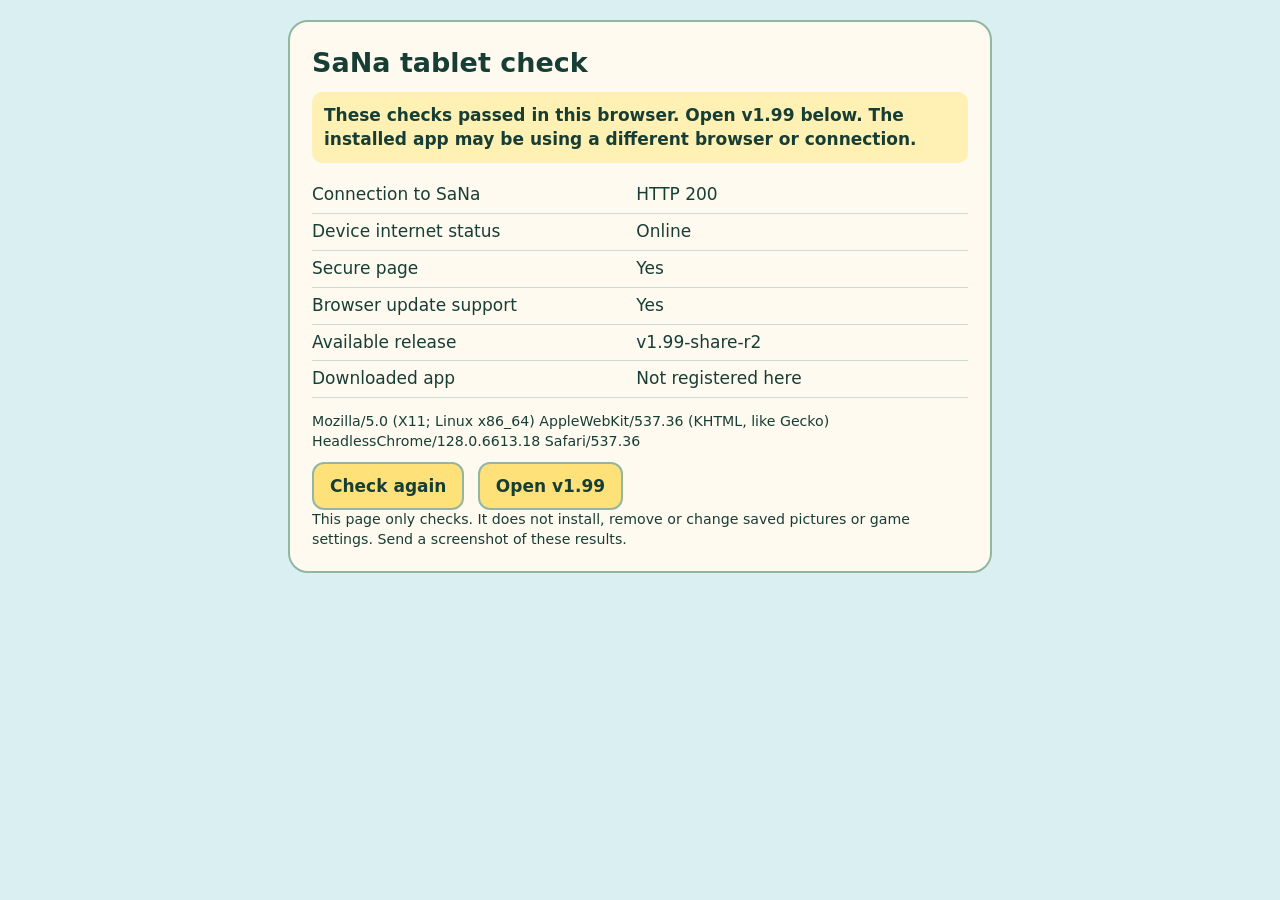
<file: tablet-check.html>
<!doctype html>
<html lang="en">
<meta charset="utf-8">
<meta name="viewport" content="width=device-width,initial-scale=1">
<meta name="theme-color" content="#d9eff1">
<title>SaNa tablet check</title>
<style>
*{box-sizing:border-box}body{margin:0;background:#d9eff1;color:#173e35;font:17px/1.4 system-ui,sans-serif}main{max-width:44rem;margin:20px auto;padding:22px;background:#fffaf0;border:2px solid #91b7a2;border-radius:20px}h1{margin:0 0 8px;font-size:27px}p{margin:10px 0}#result{padding:12px;background:#fff0b4;border-radius:10px;font-weight:700}dl{margin:14px 0}dl div{display:flex;gap:16px;padding:6px 0;border-bottom:1px solid #d0dcd1}dt{flex:0 0 47%}dd{margin:0;overflow-wrap:anywhere}small{display:block;overflow-wrap:anywhere}button,a{display:inline-block;padding:12px 16px;margin:10px 8px 0 0;border:2px solid #91b7a2;border-radius:12px;background:#ffe17a;color:#173e35;font:700 17px system-ui;text-decoration:none}button:disabled{opacity:.6}@media(max-width:740px){main{margin:12px;padding:16px}}
</style>
<main>
<h1>SaNa tablet check</h1>
<p id="result" role="status" aria-live="polite">Checking this browser...</p>
<dl>
<div><dt>Connection to SaNa</dt><dd id="network">Checking...</dd></div>
<div><dt>Device internet status</dt><dd id="online">Checking...</dd></div>
<div><dt>Secure page</dt><dd id="secure">Checking...</dd></div>
<div><dt>Browser update support</dt><dd id="support">Checking...</dd></div>
<div><dt>Available release</dt><dd id="release">Checking...</dd></div>
<div><dt>Downloaded app</dt><dd id="worker">Checking...</dd></div>
</dl>
<small id="browser"></small>
<button id="retry" type="button">Check again</button>
<a href="https://sanatoddler.github.io/v1.99.html">Open v1.99</a>
<small>This page only checks. It does not install, remove or change saved pictures or game settings. Send a screenshot of these results.</small>
<noscript>JavaScript is disabled. Enable JavaScript in this browser to check and update SaNa.</noscript>
</main>
<script>
// A fresh, read-only entry: no registration, update, cache writes or game-data access.
(()=>{
  const field=id=>document.getElementById(id);
  const result=field('result'),retry=field('retry');
  const timed=(promise,ms)=>new Promise((resolve,reject)=>{
    const timer=setTimeout(()=>reject(Error('Check timed out')),ms);
    Promise.resolve(promise).then(value=>{clearTimeout(timer);resolve(value);},error=>{clearTimeout(timer);reject(error);});
  });
  async function existingWorker(supported,secure){
    if(!supported||!secure){field('worker').textContent='Unavailable here';return;}
    try{
      const registration=await timed(navigator.serviceWorker.getRegistration(),2000);
      field('worker').textContent=registration?(registration.installing?'Downloading':registration.active?'Active':'Waiting'):'Not registered here';
    }catch(error){field('worker').textContent=error.message||'Could not check';}
  }
  async function probe(){
    let controller,timer;
    try{
      if(typeof AbortController!=='undefined')controller=new AbortController();
      const options={cache:'no-store',credentials:'omit'};
      if(controller)options.signal=controller.signal;
      timer=setTimeout(()=>{if(controller)controller.abort();},10000);
      const response=await timed(fetch('sw.js?tablet-check='+Date.now(),options),10000);
      field('network').textContent='HTTP '+response.status;
      if(!response.ok){field('release').textContent='Could not check';return false;}
      const source=await timed(response.text(),3000);
      const match=source.match(/sana-toddler-public-v(\d+)([^'"\s;]*)/);
      if(!match){field('network').textContent+=' - unexpected response';field('release').textContent='Could not verify';return false;}
      field('release').textContent='v'+(Number(match[1])/100).toFixed(2)+match[2];
      return true;
    }catch(error){
      field('network').textContent=error.name==='AbortError'||/timed out/i.test(error.message)?'Connection timed out':error.message||'Connection failed';
      field('release').textContent='Could not check';
      return false;
    }finally{clearTimeout(timer);if(controller)controller.abort();}
  }
  async function run(){
    retry.disabled=true;result.dataset.complete='false';result.textContent='Checking this browser...';
    field('network').textContent='Checking...';field('release').textContent='Checking...';field('worker').textContent='Checking...';
    const online=navigator.onLine,secure=window.isSecureContext===true,supported='serviceWorker'in navigator;
    field('online').textContent=online?'Online':'Offline';
    field('secure').textContent=secure?'Yes':'No';field('support').textContent=supported?'Yes':'No';
    field('browser').textContent=navigator.userAgent;
    const outcomes=await Promise.all([probe(),existingWorker(supported,secure)]),connected=outcomes[0];
    if(!secure)result.textContent='This page is not secure. Open the HTTPS SaNa link directly in your browser.';
    else if(!supported)result.textContent='Browser update support is missing here. Open this link in a current browser.';
    else if(!connected)result.textContent='The connection check failed. The details below show the network error.';
    else if(!online)result.textContent='The connection works, but the browser reports Offline. That blocks the old Update button.';
    else result.textContent='These checks passed in this browser. Open v1.99 below. The installed app may be using a different browser or connection.';
    retry.disabled=false;result.dataset.complete='true';
  }
  retry.addEventListener('click',run);void run();
})();
</script>
</html>
</file>
<file: share.css>
.footer-actions{display:flex;align-items:center;gap:10px;flex-shrink:0}
.share-button{display:flex;align-items:center;justify-content:center;gap:7px;background:#fff7e9;color:#483575;border-color:#fff7e9}
.share-button svg{width:18px;height:18px;fill:none;stroke:currentColor;stroke-width:1.8}
.share-options{display:grid;grid-template-columns:repeat(auto-fit,minmax(112px,1fr));gap:9px}
.dialog-panel .share-option{display:flex;align-items:center;justify-content:center;margin:0;min-height:46px;border:2px solid transparent;border-radius:14px;padding:10px 13px;background:#563f8c;color:white;font-size:15px;font-weight:800;white-space:nowrap;text-decoration:none}
.dialog-panel .share-option.whatsapp{background:#267a55}
.dialog-panel .share-option.more{background:#ddf3f6;color:#214f62;border-color:#b5d8df}
.share-link{display:block;font-size:12px;font-weight:800;margin-top:16px}
.share-link input{display:block;width:100%;margin-top:5px;min-height:42px;padding:9px 11px;border:1px solid #b9aec5;border-radius:9px;background:white;color:#423759;font:13px "Trebuchet MS",system-ui,sans-serif;-webkit-user-select:none;user-select:none;-webkit-touch-callout:none;pointer-events:none}
.dialog-panel .share-result{font-size:13px;line-height:1.4;margin:10px 0 0}
.dialog-panel .share-option:focus-visible,.dialog-panel .share-link input:focus-visible{outline:3px solid #563f8c;outline-offset:3px}
.compact .footer-actions{gap:8px}
.compact .share-button{gap:6px}
.compact .dialog-panel:has(.share-options){padding:12px 18px}
.compact .dialog-panel:has(.share-options) h2{font-size:22px;line-height:1.2;margin-bottom:8px}
.compact .dialog-panel .share-option{font-size:13px;min-height:44px;padding:8px 10px;margin:0}
.compact .share-link{font-size:11px;line-height:13px;margin-top:8px}
.compact .share-link input{min-height:34px;height:34px;font-size:12px;padding:6px 9px;margin-top:3px}
.compact .dialog-panel .share-result{font-size:12px;line-height:16px;margin-top:6px}
.compact .dialog-panel:has(.share-options) #close-dialog{margin-top:8px;min-height:40px;padding:8px 24px}
</file>
<file: responsive.css>
/* Shared upright screen fit. Physical safe areas replace the old camera gutter. */
#viewport{padding:var(--device-safe-top) var(--device-safe-right) var(--device-safe-bottom) var(--device-safe-left);background:#fffaf0}
#app:not(.immersive){grid-template-rows:auto auto minmax(0,1fr);border-radius:0}
#app[data-view="home"]{grid-template-rows:auto minmax(0,1fr)}
#app[data-view="home"]>.companion-bar{display:none!important}
#app[data-view="brush"] #activity-view .play-mat>.play-toolbar{display:none!important}
#app[data-view="brush"] #art-tools #brush-modes{flex:none;margin:0}
#app[data-view="brush"] #art-tools{flex-wrap:wrap;justify-content:center}
#app>.topbar{flex-wrap:wrap;min-height:52px;gap:6px;padding:5px 8px}
#app .game-pages,#app #first-games,#app #more-games,#app .upcoming-card{display:none!important}
#app #home-view{gap:8px;padding:6px 10px 12px}
#app .welcome{white-space:normal;justify-content:center;flex-wrap:wrap;text-align:center}
#app .activity-grid{display:grid;grid-auto-flow:row;grid-auto-columns:auto;grid-template-columns:repeat(3,minmax(0,1fr));grid-template-rows:repeat(2,minmax(0,1fr));gap:12px;overflow:hidden;touch-action:manipulation;scroll-snap-type:none;padding:0 0 6px;margin:0}
#app .activity-card{justify-content:center;gap:3px;padding:8px;box-shadow:0 4px 0 var(--edge)}
#app .activity-card .card-art{height:55%;max-height:180px;max-width:220px;flex:0 1 auto}
#app .activity-card b{font-size:clamp(18px,2.5vw,28px);margin:0;line-height:1.15}
#app .activity-card small{font-size:clamp(12px,1.4vw,16px);margin:0;line-height:1.2}
#app #puzzle-retry{align-self:center;flex:none;min-height:44px;padding:8px 16px;margin:5px;border:2px solid #527e62;border-radius:12px;background:#ffe17a;font-weight:900;color:#173e35}
#app.portrait:not(.immersive)>.topbar{justify-content:center}
#app.portrait .topbar .brand-mark{width:32px;height:32px}
#app.portrait .topbar .icon-button{min-width:40px;width:40px;height:40px;padding:6px}
#app.portrait #home-view .welcome p{display:none}
@media(max-width:699px){#app.portrait .activity-grid{grid-template-columns:repeat(2,minmax(0,1fr));grid-template-rows:repeat(3,minmax(0,1fr))}}
#app.portrait .companion-bar{display:grid;grid-template-columns:32px minmax(0,1fr) auto auto;padding:5px 6px;gap:5px}
#app.portrait #hint{font-size:13px;line-height:1.25}
#app.portrait .companion-bar .progress{display:none}
#app.portrait .companion-bar .soft-button{font-size:13px;padding:4px 6px;gap:3px}
#app.portrait .companion-bar :is(#show-me,#again){min-height:38px}
#app.portrait:not(.immersive) .bubble-settings{flex-wrap:wrap;gap:4px;padding:3px}
#app.portrait .bubble-setting-group{flex:1;justify-content:center}
#app.portrait .play-toolbar{flex-wrap:wrap;justify-content:center;padding:3px}
#app.portrait #play-options{margin:0 auto;justify-content:center}
#app.portrait[data-view="brush"] #art-tools{flex-wrap:wrap}
#app.portrait[data-view="brush"] #paint-tools{flex-wrap:wrap;justify-content:center}
#app.portrait .play-navigation{flex-wrap:nowrap;gap:4px;justify-content:space-between;padding:5px}
#app.portrait #game-mid-controls{order:0;width:auto;justify-content:center;flex-wrap:nowrap}
#app.portrait .parent-age{flex-wrap:wrap;justify-content:center}
#app.narrow[data-view="home"] .topbar .icon-button{width:44px;min-width:44px;height:44px;padding:7px}
#app.narrow[data-view="home"] .topbar .app-update-button{min-height:44px;font-size:14px;padding:5px 8px}
#app.portrait .guide-trigger{min-height:44px;font-size:12px;padding:5px}
#app.portrait[data-view="puzzle"] #activity-view .play-mat>#item-progress-strip{grid-template-rows:44px!important;height:50px!important;min-height:50px!important;max-height:50px!important}
#app.portrait[data-view="puzzle"] #item-progress-strip>:is(.item-chip,.puzzle-grid-label,.puzzle-placed){height:44px!important;min-height:44px!important;max-height:44px!important}
#app.portrait[data-view="puzzle"] .puzzle-stage,#app.portrait[data-view="puzzle"] .puzzle-demo-pair{padding-top:28px}
#app.portrait[data-view="puzzle"] #puzzle-caption-slot{width:90%}
#app[data-view="puzzle"] #picture-puzzle.stacked .puzzle-stage{flex-direction:column;gap:4px;padding-top:28px}
#app[data-view="puzzle"] #picture-puzzle.stacked #puzzle-caption-slot{top:0;width:90%}
#app[data-view="puzzle"] #picture-puzzle.stacked .puzzle-half+.puzzle-half:before{display:none}
#app[data-view="puzzle"] #picture-puzzle.stacked .puzzle-demo-pair{flex-direction:column;gap:4px;padding-top:28px}
#play-settings{position:relative;flex:none}
#play-settings>summary{display:grid;place-items:center;list-style:none;cursor:pointer;width:44px;height:44px;border:2px solid #8aa67a;border-radius:10px;background:#dcebdd;font:900 24px/1 system-ui;color:#173e35}
#play-settings>summary::-webkit-details-marker{display:none}
#play-settings-panel{position:absolute;right:0;bottom:calc(100% + 8px);z-index:125;display:flex;gap:6px;padding:8px;border:2px solid #527e62;border-radius:12px;background:#fffaf0;box-shadow:0 3px 12px #173e3540}
#app #play-settings-panel .icon-button{width:44px;min-width:44px;height:44px}
#app:not(.immersive) .play-navigation .soft-button{min-height:44px}
#app:not(.immersive) .play-navigation #fullscreen{width:44px;min-width:44px;height:44px}
#frame .tagline{color:#fff8e9;text-shadow:0 2px 4px #37245e}
@media(max-height:450px){
 #app .activity-card{flex-direction:row;flex-wrap:wrap;align-content:center;gap:4px;padding:4px}
 #app .activity-card .card-art{width:52px;height:52px;flex:none}
 #app .activity-card b{font-size:18px}
 #app .activity-card small{width:100%;font-size:12px}
 #app .welcome{font-size:14px;padding:0}
 #app>.topbar{min-height:44px;padding:2px 6px}
 #app .companion-bar{min-height:32px}
 #app.compact .companion-bar .sana-badge small{display:none}
 #app[data-view="brush"] #paint-tools .paint-label{display:none}
 #app[data-view="brush"] #paint-tools .paint-color{width:26px;height:26px}
 #app[data-view="brush"] #art-tools #brush-modes button{font-size:12px;padding:3px 6px;min-height:32px}
 #app.compact[data-view="brush"] #art-tools{padding-block:2px}
 #app.compact #activity-view .game-status-top{height:28px!important;min-height:28px!important;max-height:28px!important;padding:1px 4px}
 #app.compact #activity-view .game-status-top #game-results{min-height:24px;padding:1px 4px}
 #app.compact[data-view="brush"] #item-progress-strip{height:48px!important;min-height:48px!important;max-height:48px!important}
 #app.compact[data-view="brush"] #item-progress-strip .item-chip{min-height:40px!important;height:40px!important}
}
@media(max-width:420px){
 #app .topbar .brand{display:none}
 #app[data-view="home"] #age-range{display:none}
 #app .activity-card .card-art{max-height:105px}
 #app .activity-card small{font-size:12px}
}
@media(max-width:599px){
 #app.portrait .play-navigation :is(#game-back,#game-front)>span{display:none}
 #app.portrait .play-navigation :is(#game-back,#game-front){min-width:44px;width:44px;padding:4px}
 #app.portrait #game-mid-controls{gap:3px}
 #app.portrait #game-home{padding:4px 5px;font-size:13px}
}
@media(max-width:359px){
 #app.portrait[data-view="puzzle"] #activity-view .play-mat>#item-progress-strip{grid-template-columns:repeat(4,minmax(0,1fr))!important;grid-template-rows:repeat(2,44px)!important;height:98px!important;min-height:98px!important;max-height:98px!important}
}
/* A brief visual touch cue complements vibration and remains useful on browsers without the Vibration API. */
.sana-touch-feedback-layer{position:fixed;inset:0;z-index:2147483647;overflow:hidden;pointer-events:none}
.sana-touch-wave{position:absolute;display:block;width:30px;height:30px;margin:-15px 0 0 -15px;border:3px solid #fff;border-radius:50%;box-shadow:0 0 0 3px #6dc8d966,0 0 12px #fff9;opacity:.78;transform:scale(.45);animation:sana-touch-wave .52s ease-out forwards;will-change:transform,opacity}
@keyframes sana-touch-wave{0%{opacity:.78;transform:scale(.45)}100%{opacity:0;transform:scale(2.35)}}
@media(prefers-reduced-motion:reduce){.sana-touch-wave{animation-duration:.18s;transform:none;box-shadow:0 0 0 5px #6dc8d966}}
</file>
<file: picture-puzzle.css>
#app[data-view="puzzle"] #activity-view{grid-template-rows:minmax(0,1fr);grid-template-areas:"board";gap:0}
#app[data-view="puzzle"] #scene{display:none!important}
#app[data-view="puzzle"] .play-mat>#item-progress-strip{display:grid!important;grid-template-columns:repeat(7,minmax(0,1fr))!important;grid-template-rows:40px!important;align-items:stretch;justify-content:stretch!important;gap:4px!important;padding:3px 6px!important;height:46px!important;min-height:46px!important;max-height:46px!important;flex-wrap:nowrap}
#app[data-view="puzzle"] #item-progress-strip>:is(.item-chip,.puzzle-grid-label,.puzzle-placed){box-sizing:border-box;width:100%!important;min-width:0!important;max-width:none!important;height:40px!important;min-height:40px!important;max-height:40px!important;padding:2px!important;margin:0!important;display:flex!important;flex-direction:column;align-items:center;justify-content:center;gap:1px;white-space:nowrap;font:800 14px "Trebuchet MS",system-ui,sans-serif;border:1px solid #8aa67a;border-radius:7px;color:#173e35;background:#dcebdd}
#app[data-view="puzzle"] #item-progress-strip .item-chip{cursor:pointer}
#app[data-view="puzzle"] #item-progress-strip small{font:700 11px/12px "Trebuchet MS",system-ui,sans-serif!important;white-space:nowrap;max-width:100%}
#app[data-view="puzzle"] #item-progress-strip .item-chip>span{font-size:17px;line-height:18px}
#app[data-view="puzzle"] #puzzle-upload{background:#ffe17a!important;border-color:#ad9250!important}
#puzzle-upload .puzzle-gallery-icon{display:block;flex:none;width:24px;height:20px}
#app[data-view="puzzle"] #puzzle-preview{background:#dfedf6!important;border-color:#7e9fb7!important}
#app[data-view="puzzle"] #puzzle-numbers{background:#e9e1f2!important;border-color:#a591b5!important}
#app[data-view="puzzle"] #puzzle-numbers[aria-pressed="true"]{box-shadow:inset 0 0 0 2px #287c60!important}
#app[data-view="puzzle"] #puzzle-default{background:#f5efdf!important;border-color:#ad9e83!important}
#app[data-view="puzzle"] #puzzle-again{background:#f3dfd3!important;border-color:#b5927e!important}
#app[data-view="puzzle"] #puzzle-preview img{width:26px;height:18px;border-radius:3px;object-fit:contain;background:#fffaf0}
#picture-puzzle{order:0;position:relative;flex:1 1 auto;min-height:0;width:100%;display:flex;flex-direction:column}
#picture-puzzle[hidden]{display:none!important}
.puzzle-stage{position:relative;flex:1 1 auto;min-height:0;width:100%;display:flex;gap:10px;align-items:stretch;overflow:hidden}
.puzzle-half{position:relative;flex:1 1 0;min-width:0;min-height:0;display:flex;flex-direction:column;justify-content:center;align-items:center;gap:5px;padding:4px 5px}
.puzzle-half+.puzzle-half:before{content:"";position:absolute;left:-6px;top:7px;bottom:7px;width:2px;border-radius:2px;background:#d8b98ec7;pointer-events:none}
.puzzle-panel-label{flex:none;font-size:12px;font-weight:800;line-height:16px;padding:1px 7px;border:1px solid #7e9fb7;border-radius:5px;background:#dfedf6;color:#173e35}
.puzzle-half+.puzzle-half .puzzle-panel-label{background:#dcebdd;border-color:#8aa67a}
.puzzle-canvas{position:relative;flex:none;width:var(--puzzle-width,160px);height:var(--puzzle-height,120px)}
.puzzle-grid{position:relative;width:100%;height:100%;border-radius:9px;background:#d6e9e5;box-shadow:0 0 0 3px #d8b98e,0 0 0 4px #6c7151;touch-action:none}
#puzzle-target-board{background:#edf1df}
.puzzle-tile,.puzzle-pocket{position:absolute;left:0;top:0;width:calc(100% / var(--grid));height:calc(100% / var(--grid));transform:translate(calc(var(--tile-x)*100%),calc(var(--tile-y)*100%));border:1.5px solid #fff9;border-radius:6px;touch-action:none;padding:0}
.puzzle-tile,.puzzle-drag-piece,.puzzle-pocket[data-filled="true"]{background-image:var(--puzzle-image);background-size:calc(var(--grid)*100%) calc(var(--grid)*100%);background-repeat:no-repeat;box-shadow:inset 0 1px 2px #fffa,inset 0 -2px 2px #173e3525}
.puzzle-tile{cursor:grab;z-index:1}
.puzzle-tile.is-selected{outline:3px solid #edbf42;outline-offset:-3px;z-index:2}
.puzzle-tile.is-dragging{opacity:.25}
.puzzle-pocket{border:1px dashed #91a68b;background:#f3f5e9b8;cursor:pointer}
.puzzle-pocket[data-highlight="true"]{border:3px solid #e1ac31;background:#fff0ad;box-shadow:inset 0 0 0 2px #fff7da}
.puzzle-pocket[data-filled="true"]{border:1.5px solid #fff9;cursor:default}
.puzzle-tile span,.puzzle-pocket span,.puzzle-drag-piece span{position:absolute;left:2px;top:2px;min-width:14px;padding:1px 2px;border-radius:4px;background:#fffaf0ed;color:#173e35;border:1px solid #697b60;font-size:clamp(10px,1.4vw,14px);line-height:1;font-weight:800;text-align:center;pointer-events:none}
.puzzle-pocket:not([data-filled="true"]) span{color:#63785f;background:transparent;border:0;left:50%;top:50%;transform:translate(-50%,-50%)}
.puzzle-grid[data-numbers="false"]>button>span,#picture-puzzle[data-numbers="false"] .puzzle-drag-piece span{display:none}
#puzzle-board[data-ready="false"]{opacity:.5;pointer-events:none}
.puzzle-reference{position:absolute;inset:0;width:100%;height:100%;object-fit:contain;background:#e8f0dd;border-radius:9px;box-shadow:0 0 0 3px #d8b98e;pointer-events:none}
.puzzle-drag-piece{position:absolute;width:calc(var(--puzzle-width)/var(--grid));height:calc(var(--puzzle-height)/var(--grid));z-index:5;transform:translate(-50%,-50%) scale(1.06);border:2px solid #ffe17a;border-radius:6px;box-shadow:0 3px 8px #173e3555;pointer-events:none}
.puzzle-demo-pair{position:absolute;inset:0;display:flex;gap:10px;pointer-events:none}
#puzzle-demo-hand{position:absolute;z-index:6;pointer-events:none;font-size:34px;line-height:1;transform:translate(-50%,0);filter:drop-shadow(0 1px 1px #173e35)}
#app.narrow[data-view="puzzle"] #item-progress-strip{gap:3px!important;padding:3px 4px!important}
#app .activity-card[data-activity="puzzle"]{--card:#dcebdd;--edge:#91ac82}
@media(prefers-reduced-motion:reduce){.puzzle-drag-piece,#puzzle-demo-hand{transition:none!important}}

/* Picture choices use the previous title row; the summary follows the panels. */
#app[data-view="puzzle"] #game-status-top{display:flex!important;height:44px!important;min-height:44px!important;max-height:44px!important;padding:1px 5px!important;overflow:hidden}
#puzzle-gallery{display:flex;align-items:center;gap:5px;width:100%;min-width:0;height:42px}
#puzzle-gallery[hidden]{display:none!important}
.puzzle-choices{flex:1 1 auto;min-width:0;height:42px;overflow-x:auto;overflow-y:hidden;touch-action:pan-x;scrollbar-width:none;padding:2px}
.puzzle-choices::-webkit-scrollbar{display:none}
.puzzle-choice-track{position:relative;display:flex;justify-content:center;align-items:center;gap:4px;min-width:100%;width:max-content;height:38px}
.puzzle-choice-track>[role="listitem"]{flex:0 0 48px;width:48px;height:38px}
.puzzle-choice,#puzzle-remove{position:relative;width:48px;height:38px;min-width:48px;min-height:38px;padding:2px;border:1px solid #8ca58a;border-radius:7px;background:linear-gradient(145deg,#fffaf0,#dcebdd);box-shadow:inset 0 1px #fff,0 1px 2px #173e3525}
.puzzle-choice img{display:block;object-fit:contain;width:100%;height:100%;border-radius:4px}
.puzzle-choice[aria-pressed="true"]{border:2px solid #287c60;background:#ffe17a;box-shadow:inset 0 0 0 1px #fffaf0}
.puzzle-choice.is-complete:after,.puzzle-choice.is-demo-complete:after{content:"✓";position:absolute;right:0;top:0;width:12px;height:12px;border-radius:50%;background:#287c60;color:#fffaf0;font:900 9px/12px system-ui;text-align:center}
#puzzle-remove{display:flex;flex:0 0 48px;flex-direction:column;align-items:center;justify-content:center;gap:0;background:#f3dfd3;color:#173e35}
#puzzle-remove span{font-size:18px;line-height:18px}
#puzzle-remove small{font-size:10px;line-height:11px}
#puzzle-remove:disabled{opacity:.45;cursor:default}
#puzzle-gallery[data-removing="true"] .puzzle-choice:not([data-puzzle-choice="sana"]){border-color:#a44e45;background:#f6e0dd}
#puzzle-gallery[data-removing="true"] .puzzle-choice:not([data-puzzle-choice="sana"]):after{content:"×";position:absolute;right:0;top:0;width:20px;height:20px;border-radius:50%;background:#a44e45;color:#fffaf0;font:900 17px/19px system-ui;text-align:center}
#puzzle-gallery[data-removing="true"] [data-puzzle-choice="sana"]{opacity:.45}
#puzzle-caption-slot{position:absolute;left:50%;transform:translateX(-50%);width:min(150px,36%);z-index:3;pointer-events:none}
#app[data-view="puzzle"] #puzzle-caption-slot #game-results{display:flex!important;flex-direction:column!important;align-items:center!important;justify-content:center!important;gap:1px!important;min-width:0!important;max-width:100%!important;min-height:0!important;padding:0!important;margin:0!important;border:0!important;background:transparent!important;overflow:visible!important}
#app[data-view="puzzle"] #puzzle-caption-slot #activity-name{font-size:12px!important;line-height:13px!important;flex:none!important;max-width:100%!important;padding:1px 4px!important;white-space:nowrap;text-shadow:none!important}
#app[data-view="puzzle"] #puzzle-caption-slot #result-score{font-size:11px!important;line-height:12px!important;flex:none!important;max-width:100%!important;padding:1px 3px!important;white-space:nowrap;text-shadow:none!important}
#app.narrow[data-view="puzzle"] #puzzle-caption-slot{width:min(120px,36%)}
#app.narrow[data-view="puzzle"] #puzzle-caption-slot #activity-name{font-size:11px!important;line-height:12px!important}
#app.narrow[data-view="puzzle"] #puzzle-caption-slot #result-score{font-size:9.5px!important;line-height:11px!important}
#app[data-view="puzzle"] .puzzle-panel-label{margin-block:6px}
</file>
<file: parent-guide.css>
#app #update-app{margin-right:0}
#app>.topbar{min-width:0;width:100%}
#app[data-view="home"]{grid-template-columns:minmax(0,1fr)}
#app[data-view="home"] .welcome{min-width:0}
#app[data-view="home"] .welcome h1{flex:none}
#app[data-view="home"] .welcome p{min-width:0;overflow:hidden;text-overflow:ellipsis}
.guide-trigger{display:flex;align-items:center;justify-content:center;gap:4px;flex:none;min-height:36px;padding:5px 8px;border:2px solid #7e9fb7;border-radius:11px;background:#dfedf6;color:#173e35;font-size:13px;font-weight:900;line-height:1.1}
.guide-trigger[aria-expanded="true"]{background:#dcebdd;border-color:#287c60}
#age-range{display:none;flex:none;margin-right:auto;padding:6px 8px;border:2px solid #8aa67a;border-radius:10px;background:#dcebdd;font-size:13px;font-weight:900;white-space:nowrap}
#app[data-view="home"] #age-range{display:block}
#app[data-view="home"] .parent-age{display:none!important}
#app:not([data-view="home"]) .parent-age{margin-left:auto}
#how-to-play-full{display:none}
#app.immersive #how-to-play-full{display:flex;position:absolute;left:82px;bottom:12px;z-index:35;min-height:34px;max-height:38px;font-size:12px}
#parent-guide{position:absolute;inset:0;z-index:130;display:flex;align-items:flex-start;justify-content:flex-start;padding:var(--guide-top,50px) 8px 8px;background:#173e354d;touch-action:pan-y}
#parent-guide[hidden]{display:none!important}
#guide-panel{display:flex;flex-direction:column;width:min(690px,100%);max-height:100%;min-height:0;border:2px solid #8aa67a;border-radius:12px;background:#fffaf0;box-shadow:0 8px 24px #173e3555;overflow:hidden;color:#173e35}
#guide-panel:focus{outline:none}
.guide-header{display:flex;flex:none;align-items:center;justify-content:space-between;gap:8px;padding:9px 12px;border-bottom:1px solid #b4c9bd;background:#d9eff1}
.guide-header small{font-size:11px;font-weight:700}
.guide-header h2{margin:2px 0 0;font-size:17px;line-height:1.2}
#guide-close{flex:none;min-height:32px;padding:4px 9px;border:1px solid #ad9e83;border-radius:7px;background:#f5efdf;font-size:13px;font-weight:800}
#guide-close span{font-size:20px;vertical-align:middle}
#guide-body{overflow:auto;min-height:0;padding:10px 12px 14px;overscroll-behavior:contain;touch-action:pan-y;font-size:14px;line-height:1.4;scrollbar-width:thin}
.guide-lead{margin:0 0 10px;max-width:70ch}
.guide-steps{list-style:none;padding:0;margin:0}
.guide-step{display:grid;grid-template-columns:156px minmax(0,1fr);gap:10px;align-items:center;padding:9px 0;border-top:1px solid #d8dfd0}
.guide-step h3{font-size:14px;line-height:1.3;margin:0 0 4px}
.guide-step p{font-size:13px;line-height:1.4;margin:0;max-width:70ch}
.guide-pictures{display:flex;flex-wrap:wrap;justify-content:center;align-items:center;gap:3px;min-width:0;min-height:40px}
.guide-preview{display:flex;align-items:center;justify-content:center;flex:0 0 auto;max-width:100%;overflow:hidden;pointer-events:none!important}
.guide-preview>*{flex:none}
#guide-body details{margin-top:12px;border-top:2px solid #b4c9bd;padding-top:10px}
#guide-body summary{cursor:pointer;font-size:14px;font-weight:900;padding:5px 0}
#app.narrow .guide-trigger{min-height:28px;font-size:11px;padding:3px 4px;gap:2px}
#app.narrow #age-range{font-size:11px;padding:4px}
#app.narrow[data-view="home"] .topbar{gap:2px;padding-inline:4px}
#app.narrow[data-view="home"] #home{display:none}
#app.narrow[data-view="home"] .topbar .icon-button{width:28px;min-width:28px;height:30px;padding:4px}
#app.narrow[data-view="home"] .app-update-button{min-width:65px;min-height:30px;font-size:11px;padding:3px 4px;gap:2px}
#app.narrow[data-view="home"] .brand-mark{width:24px;height:28px}
#app.narrow[data-view="home"] .game-pages{gap:2px}
#app.short-play:not([data-view="home"]) .guide-trigger{width:48px;min-width:48px;min-height:26px;height:26px;font-size:10px;padding:1px 2px;gap:1px}
#app.short-play:not([data-view="home"]) .guide-trigger{position:relative}
#app.short-play:not([data-view="home"]) .guide-trigger>span:first-child{max-width:40px}
#app.short-play:not([data-view="home"]) .guide-trigger>span:last-child{position:absolute;right:1px;top:1px;font-size:6px}
#app.short-play:not([data-view="home"]) #update-app{min-width:62px;width:62px;font-size:11px;padding-inline:3px;gap:2px}
#app.short-play:not([data-view="home"]) #update-app svg{width:13px;height:13px}
#app.short-play:not([data-view="home"]) .age-radio{min-width:20px;padding-inline:2px}
#app.short-play:not([data-view="home"]) .age-radio::before{display:none}
#app.short-play:not([data-view="home"]) .parent-age{gap:2px!important}
#app.short-play:not([data-view="home"]):not(.immersive)>.topbar{gap:2px;padding-left:4px;padding-right:140px}
#app.short-play:not([data-view="home"]) .parent-age>span{font-size:9px!important}
#app.short-play:not([data-view="home"]) .topbar .brand-mark{width:20px;height:24px}
#app.short-play:not([data-view="home"]) .topbar .icon-button{width:24px;min-width:24px}
#app.narrow .guide-header{padding:6px 8px}
#app.narrow .guide-header h2{font-size:15px}
#app.narrow #guide-body{padding:8px;font-size:13px}
#app.narrow .guide-step{grid-template-columns:126px minmax(0,1fr);gap:7px}

/* Keep the extra-games cue below the sound controls, in the existing tips row. */
#more-games{display:none;flex:none;align-items:center;justify-content:center;gap:4px;width:166px;min-height:34px;padding:4px 6px;border:2px solid #8aa67a;border-radius:10px;background:#dcebdd;color:#173e35;font-size:13px;font-weight:900;line-height:1.15;white-space:nowrap}
#app[data-view="home"] #more-games{display:flex}
#more-games svg{width:18px;height:18px;flex:none;color:#173e35}
#more-games span{display:block;min-width:0}
#more-games:disabled{background:#e6ece2;color:#52664e;border-color:#b2c1aa;cursor:default}
#more-games:disabled svg{opacity:.45}
#app.compact #more-games{width:150px;min-height:30px;font-size:12px}
#first-games{display:none;flex:none;align-items:center;justify-content:center;gap:4px;margin-left:auto;width:166px;min-height:34px;padding:4px 6px;border:2px solid #7e9fb7;border-radius:10px;background:#dfedf6;color:#173e35;font-size:13px;font-weight:900;line-height:1.15;white-space:nowrap}
#app[data-view="home"] #first-games{display:flex}
#first-games svg{width:18px;height:18px;flex:none}
#first-games span{display:block;min-width:0}
#first-games:disabled{background:#e6ece2;color:#52664e;border-color:#b2c1aa;cursor:default}
#first-games:disabled svg{opacity:.45}
#app.compact #first-games{width:150px;min-height:30px;font-size:12px}
#app.narrow[data-view="home"] .companion-bar #hint{display:none}
</file>
<file: glossy-blocks.css>
/* New room reuses the existing app shell and button theme. */
#app[data-view="home"] .welcome{display:flex;flex-wrap:wrap;justify-content:center;gap:6px 14px}
#app[data-view="home"] :is(#more-games,#first-games):not([hidden]){display:inline-flex!important;align-items:center;justify-content:center;gap:6px;width:max-content!important;max-width:100%;flex:0 0 auto;white-space:nowrap;min-height:44px;padding:5px 12px;font:800 15px/1.15 system-ui,sans-serif;color:#173e35;background:#ffe17a;border:2px solid #b49c50;border-radius:12px;box-shadow:0 3px 0 #b49c50}
#app[data-view="home"] :is(#more-games,#first-games) svg{width:22px;height:22px}
#app[data-view="home"] :is(#more-games,#first-games) span{flex:none;min-width:max-content}
#app #activity-grid.extra-games{grid-template-rows:minmax(0,1fr);grid-template-columns:repeat(3,minmax(0,1fr))}
#app #activity-grid.extra-games .activity-card{--card:#e9e1f2;--edge:#a591b5}
#app:is([data-view="glossy"],[data-view="machines"]) #activity-view{grid-template-rows:minmax(0,1fr);grid-template-areas:"board";gap:0}
#app:is([data-view="glossy"],[data-view="machines"]) .play-mat>:is(#scene,.play-toolbar,.game-status-top){display:none!important}
#glossy-room{order:0;display:grid;grid-template-columns:minmax(0,1fr);grid-template-rows:minmax(0,1fr);grid-template-areas:"workspace";flex:1 1 0;min-height:0;min-width:0;padding:6px;gap:6px;overflow:hidden;color:#173e35;font-family:system-ui,sans-serif}
#glossy-room[hidden]{display:none!important}
.glossy-tools{display:none}
.glossy-tools label{display:flex;align-items:center;gap:5px;font-size:14px;font-weight:800;min-width:0;background:#fffaf0e8;border:1px solid #8aa67a;border-radius:10px;padding:2px 6px}
.glossy-tools select{font:800 14px system-ui,sans-serif;color:#173e35;background:#fff1bb;border:0;min-width:0;max-width:155px;min-height:38px;border-radius:7px}
#glossy-colour{width:46px;height:38px;padding:2px;border:0;background:transparent}
.glossy-palette{position:relative;flex:none;background:#fffaf0e8;border:1px solid #8aa67a;border-radius:10px}
.glossy-palette>summary{display:flex;align-items:center;justify-content:center;gap:5px;list-style:none;cursor:pointer;min-height:44px;padding:2px 7px;font:800 14px system-ui,sans-serif}
.glossy-palette>summary::-webkit-details-marker{display:none}
#glossy-colour-preview{display:block;width:29px;height:29px;border:2px solid #527e62;border-radius:6px}
.glossy-palette-panel{position:absolute;top:calc(100% + 4px);left:50%;transform:translateX(-50%);z-index:90;width:212px;padding:8px;border:2px solid #527e62;border-radius:12px;background:#fffaf0;box-shadow:0 3px 12px #173e3540}
.glossy-swatches{display:grid;grid-template-columns:repeat(4,44px);gap:6px;justify-content:center}
.glossy-swatches button{width:44px;height:44px;min-width:44px;min-height:44px;border:2px solid #527e62;border-radius:9px;background:var(--swatch);cursor:pointer}
.glossy-swatches button[aria-pressed="true"]{outline:3px solid #173e35;outline-offset:1px}
.glossy-palette-panel label{margin-top:8px;justify-content:center;font-size:13px!important;flex-direction:row!important}
.glossy-palette-panel #glossy-colour{font:700 14px system-ui,sans-serif;width:110px;min-width:0;height:36px;border:1px solid #8aa67a}
#glossy-colour[aria-invalid="true"]{outline:2px solid #9e3e34}
.glossy-workspace{grid-area:workspace;display:grid;grid-template-columns:repeat(2,minmax(0,1fr));gap:8px;min-height:0;flex:1}
.glossy-shelf{display:flex;flex-direction:column;min-height:0;min-width:0;background:#e4efdfed;border:2px solid #8aa67a;border-radius:14px;padding:5px;gap:5px}
.glossy-shelf-heading,.glossy-build-heading{display:flex;min-height:44px;align-items:center;justify-content:space-between;gap:4px;flex:none}
#glossy-room .glossy-shelf-heading button{min-width:44px;width:44px;min-height:44px;padding:0;font-size:25px}
#glossy-inventory{text-align:center;font-size:13px;font-weight:800}
.glossy-shelf-grid [data-glossy-item]{cursor:grab;touch-action:none;outline:none}
.glossy-shelf-grid [data-glossy-source-focus]{visibility:hidden}
.glossy-shelf-grid [data-glossy-item][aria-pressed="true"] [data-glossy-source-focus],.glossy-shelf-grid [data-glossy-item]:focus-visible [data-glossy-source-focus]{visibility:visible}
.glossy-build{display:flex;flex-direction:column;min-width:0;min-height:0;gap:5px;background:#e4efdfed;border:2px solid #8aa67a;border-radius:14px;padding:5px}
.glossy-canvas,.glossy-store-canvas{min-width:0;min-height:0;flex:1;display:block;background:#fffaf0de;border:2px solid #8aa67a;border-radius:14px;overflow:auto;overscroll-behavior:contain}
#glossy-board,#glossy-store{display:block;width:100%;height:100%;min-width:var(--glossy-canvas-min,90px);min-height:var(--glossy-canvas-min,90px);touch-action:pan-y;user-select:none;outline-offset:-4px}
#glossy-board [data-glossy-placed]{touch-action:none;cursor:grab;outline:none}
#glossy-board [data-glossy-placed-focus]{visibility:hidden}
#glossy-board [data-glossy-placed][aria-pressed="true"] [data-glossy-placed-focus],#glossy-board [data-glossy-placed]:focus-visible [data-glossy-placed-focus]{visibility:visible}
.glossy-actions{grid-area:actions;display:flex;align-items:center;justify-content:flex-end;gap:6px;flex:none;flex-wrap:nowrap}
#glossy-room .glossy-actions button{min-height:44px;font-size:14px;padding:4px 12px;white-space:nowrap}
#glossy-count{font-size:13px;font-weight:800;background:#fffaf0e8;border-radius:8px;padding:5px;white-space:nowrap}
#glossy-finish{background:#a9e4b9}
#glossy-room button:disabled{opacity:.55;cursor:default}
#glossy-room[data-demo="true"] .glossy-build-heading,#glossy-room[data-demo="true"] .glossy-shelf{pointer-events:none;opacity:.6}
.glossy-compact .glossy-workspace{grid-template-columns:repeat(2,minmax(0,1fr))}
.glossy-compact .glossy-tools{gap:4px}.glossy-compact .glossy-tools label{font-size:12px;padding:2px 4px;gap:3px}.glossy-compact .glossy-tools select{font-size:13px;max-width:112px}
.glossy-compact .glossy-tools .glossy-actions button{font-size:13px;padding:4px 8px}
#app:not(.portrait) #glossy-room.glossy-compact{padding:2px;gap:4px}
#app.portrait #glossy-room{grid-template-columns:minmax(0,1fr);grid-template-rows:minmax(0,1fr);grid-template-areas:"workspace"}
#app.portrait .glossy-workspace{grid-template-columns:minmax(0,1fr);grid-template-rows:repeat(2,minmax(0,1fr))}
#app.portrait .glossy-shelf{flex-direction:column;align-items:stretch;gap:5px}
#app.portrait .glossy-shelf-heading{width:auto;flex-wrap:nowrap;justify-content:space-between;gap:5px}
#app.portrait #glossy-room .glossy-shelf-heading button{width:44px;min-width:44px;min-height:44px;height:44px}
#app.portrait #glossy-inventory{font-size:12px}
#app.immersive[data-view="glossy"] #glossy-room{padding-top:2px}
@media(max-width:699px){
 #app #activity-grid.extra-games{grid-template-columns:repeat(2,minmax(0,1fr));grid-template-rows:repeat(3,minmax(0,1fr))}
 .glossy-tools{gap:3px;justify-content:space-between}.glossy-tools label{gap:2px;padding:1px 3px;font-size:11px;flex-direction:column;flex:1}
 .glossy-tools select{width:100%;font-size:13px;max-width:130px;min-height:32px}.glossy-tools .glossy-colour-label{flex:0 0 47px}#glossy-colour{height:32px}
 #glossy-room .glossy-actions button{padding:3px 7px;font-size:13px}.glossy-actions{gap:4px}#glossy-count{font-size:11px;padding:3px}
}
@media(max-width:699px) and (max-height:650px){
 #app.portrait .glossy-tools label{font-size:0}#app.portrait .glossy-tools select{font-size:13px}
 #glossy-room{gap:4px;padding:4px}
}
@media(max-width:359px){
 .glossy-palette>summary{font-size:11px;gap:2px;flex-direction:column;min-width:44px;padding:2px 4px;line-height:1.1}
 #glossy-colour-preview{display:block;width:12px;height:12px;border-width:1px}
 #app.portrait .glossy-tools label{font-size:11px}
 #app.portrait .glossy-tools select{font-size:12px}
}

.glossy-shelf-heading h2,.glossy-build-heading h2{font:800 16px/1.15 system-ui,sans-serif;margin:0;min-width:0}
.glossy-paging{display:flex;align-items:center;gap:5px}
.glossy-build-heading{align-items:center;justify-content:flex-start;gap:5px;flex:none;flex-wrap:wrap;align-content:center}
#glossy-grid{min-width:54px;min-height:44px;padding:3px 9px;font-size:14px}
#glossy-grid[aria-pressed="true"]{background:#a9e4b9;border-color:#527e62}
#glossy-board [data-glossy-grid]{pointer-events:none}

#glossy-pan-hint{font:800 12px/1.2 system-ui,sans-serif;white-space:nowrap;color:#173e35}
#app[data-view="glossy"] #hint-copy{display:inline-block;max-width:100%;vertical-align:middle;line-height:1.3;box-decoration-break:slice;-webkit-box-decoration-break:slice}

.glossy-store-canvas{overflow:hidden}
#glossy-store{touch-action:none}

#app[data-view="glossy"]>.companion-bar{height:56px;min-height:56px;max-height:56px}
#app[data-view="glossy"] #hint-copy{max-height:44px;overflow-y:auto;scrollbar-width:thin}
#glossy-store{width:100%;height:100%;min-width:0;min-height:0}

/* Landscape shows every age row at once; both panes use the same SVG scale. */
#app:not(.portrait) #glossy-board,#app:not(.portrait) #glossy-store{min-width:0;min-height:0;touch-action:none}
#app:not(.portrait) .glossy-canvas,#app:not(.portrait) .glossy-store-canvas{overflow:hidden}
#glossy-room[data-grid="true"] .glossy-canvas{overflow:hidden}
#glossy-room[data-grid="true"] #glossy-board{min-width:0;min-height:0}

#glossy-rotate{min-width:62px;min-height:44px;padding:3px 6px;font-size:13px;white-space:nowrap}

#glossy-size-toggle{width:44px;min-width:44px;min-height:44px;padding:3px;font-size:13px}
#glossy-size-panel{position:absolute;z-index:180;box-sizing:border-box;width:232px;padding:8px;border:2px solid #527e62;border-radius:12px;background:#fffaf0;box-shadow:0 3px 12px #173e3540;color:#173e35;font:800 13px system-ui,sans-serif}
#glossy-size-panel[hidden]{display:none!important}.glossy-size-row{display:flex;gap:6px;align-items:center}
#glossy-axis{flex:1;min-width:0;min-height:44px;font:800 14px system-ui,sans-serif;background:#fff1bb;color:#173e35;border:1px solid #8aa67a;border-radius:8px}
#glossy-size-panel button{width:44px;min-width:44px;min-height:44px;padding:0;font-size:26px}#glossy-size-note{display:block;margin-top:6px;font-size:11px;line-height:1.25}
#glossy-size-panel button:disabled{opacity:.45}.glossy-build-heading{gap:3px}#glossy-pan-hint{font-size:16px}
@media(max-width:359px){.glossy-build-heading h2{font-size:14px}}

.glossy-blocks-label{display:flex;align-items:center;gap:3px;min-width:0;padding:2px 4px;border:1px solid #8aa67a;border-radius:9px;background:#fffaf0e8;font:800 14px system-ui,sans-serif;white-space:nowrap}.glossy-blocks-label select{min-width:72px;max-width:130px;min-height:40px;padding:2px 5px;border:0;border-radius:7px;background:#fff1bb;color:#173e35;font:800 14px system-ui,sans-serif}.glossy-build-heading .glossy-palette{flex:none}.glossy-build-heading #glossy-grid{min-width:48px;width:auto}.glossy-build-heading #glossy-snapshot{width:44px;min-width:44px;height:44px;padding:8px}.glossy-build-heading #glossy-snapshot svg{width:24px;height:24px;fill:none;stroke:currentColor;stroke-width:2;stroke-linecap:round;stroke-linejoin:round}.glossy-build-heading #glossy-snapshot:not(:disabled){background:#a9e4b9}
@media(max-width:699px){.glossy-build-heading{gap:4px}.glossy-build-heading h2{font-size:14px}.glossy-blocks-label{font-size:12px}.glossy-blocks-label select{max-width:100px;min-width:68px;font-size:12px}.glossy-build-heading #glossy-rotate{min-width:54px;width:auto;font-size:12px;padding:3px 5px}.glossy-build-heading #glossy-grid{min-width:44px;padding:3px 6px;font-size:12px}.glossy-build-heading .glossy-palette>summary{min-height:44px;padding:2px 5px;font-size:12px}}
@media(max-width:359px){.glossy-build-heading{column-gap:3px}.glossy-blocks-label select{max-width:82px}.glossy-build-heading h2{font-size:13px}}

/* Landscape: keep tools in the Assemble header and let both work panes use
   the freed toolbar row. Stores gets enough width for the tile grid; Assemble
   gets the larger canvas in both normal and immersive fullscreen play. */
#app:not(.portrait) .glossy-workspace{grid-template-columns:minmax(220px,34fr) minmax(0,66fr);width:100%;min-width:0;align-items:stretch}
#app:not(.portrait) .glossy-shelf,#app:not(.portrait) .glossy-build{min-width:0;overflow:hidden}
#app:not(.portrait) .glossy-build-heading{max-width:100%;row-gap:4px;flex-wrap:wrap}
.glossy-build-heading>.glossy-actions{display:contents}
#glossy-room .glossy-build-heading>:is(button,#glossy-count){box-sizing:border-box;height:44px;min-height:44px;width:auto;min-width:0;flex:0 0 auto;font:800 14px/1.1 system-ui,sans-serif;white-space:nowrap}
#glossy-room .glossy-build-heading>button{padding:4px 8px}
#glossy-room .glossy-build-heading #glossy-size-toggle{padding:4px 8px}
#glossy-room .glossy-build-heading #glossy-rotate{min-width:0;padding:4px 8px;font-size:14px}
#glossy-room .glossy-build-heading #glossy-grid{min-width:0;padding:4px 8px;font-size:14px}
#glossy-room .glossy-build-heading #glossy-snapshot{width:44px;min-width:44px;height:44px;padding:8px}
#glossy-room .glossy-shelf-heading .glossy-blocks-label{height:44px;min-height:44px;padding:2px 5px;font-size:14px}
#glossy-room .glossy-shelf-heading .glossy-blocks-label select{min-height:38px;font-size:14px}
#glossy-room .glossy-build-heading .glossy-palette{height:44px;box-sizing:border-box}
#glossy-room .glossy-build-heading .glossy-palette>summary{height:42px;min-height:42px;font-size:14px;padding:2px 7px}
#glossy-room #glossy-count,#glossy-room #glossy-inventory{display:inline-flex;align-items:center;justify-content:center;height:44px;min-height:44px;box-sizing:border-box;padding:4px 8px;border-radius:10px;background:#fffaf0e8;font:800 14px/1.1 system-ui,sans-serif;white-space:nowrap}
#glossy-room .glossy-build-heading{column-gap:3px;row-gap:2px}
@media(max-width:699px){#glossy-room .glossy-build-heading>:is(button,#glossy-count){font-size:14px}#glossy-room .glossy-build-heading #glossy-rotate,#glossy-room .glossy-build-heading #glossy-grid{font-size:14px}}

/* Keep Stores' category and available count directly above its shape shelf. */
.glossy-shelf-heading{justify-content:flex-start;flex-wrap:wrap;gap:4px}
.glossy-shelf-heading h2{flex:0 0 auto}
.glossy-shelf-heading .glossy-blocks-label{flex:0 1 auto}
.glossy-shelf-heading .glossy-paging{display:contents;margin:0}
.glossy-shelf-heading #glossy-previous{margin-left:auto}
#app[data-view="glossy"] #hint{text-align:left}

/* Shared compact tab sizing: labels set the width, icons use a single icon-sized control. */
#glossy-room :is(.glossy-build-heading,.glossy-shelf-heading) :is(button,summary,.glossy-blocks-label,#glossy-count,#glossy-inventory){box-sizing:border-box;flex:0 0 auto}
#glossy-room .glossy-build-heading>button,#glossy-room .glossy-build-heading .glossy-palette>summary,
#glossy-room .glossy-shelf-heading>button,#glossy-room .glossy-shelf-heading .glossy-blocks-label{width:max-content;min-width:0}
#glossy-room #glossy-count,#glossy-room #glossy-inventory{font-size:14px;font-weight:800}
#glossy-room #glossy-remove,#glossy-room #glossy-clear,#glossy-room #glossy-finish{width:max-content;min-width:0;height:44px;min-height:44px;padding:4px 8px;font:800 14px/1.1 system-ui,sans-serif;white-space:nowrap}
.glossy-quick-actions{display:flex;flex:0 0 auto;align-items:center;gap:3px;min-width:0}
.glossy-quick-actions[hidden]{display:none!important}
#app .glossy-quick-actions button{box-sizing:border-box;width:max-content;min-width:0;height:44px;min-height:44px;padding:4px 8px;border-radius:10px;font:800 14px/1.1 system-ui,sans-serif;white-space:nowrap}
#app.compact .companion-bar .glossy-quick-actions button{height:44px;min-height:44px;font-size:14px;padding:4px 8px}
#app.portrait .glossy-quick-actions{display:none!important}
.glossy-demo-guide{position:fixed;z-index:500;left:0;top:0;width:68px;height:68px;pointer-events:none;will-change:left,top;filter:drop-shadow(0 2px 2px #183f3540)}
.glossy-demo-piece{position:absolute;inset:0;width:68px;height:68px;overflow:visible}
.glossy-demo-finger{position:absolute;width:27px;height:27px;right:-2px;bottom:-5px;color:#173e35;filter:drop-shadow(0 1px 0 #fff)}
.glossy-demo-touch{position:absolute;inset:18px;border:3px solid #f0a921;border-radius:50%;opacity:0;transform:scale(.65)}
.glossy-demo-guide[data-phase="touch"] .glossy-demo-touch{animation:glossyDemoTouch .36s ease-out both}
.glossy-demo-guide[data-phase="drag"] .glossy-demo-finger{transform:scale(.9)}
.glossy-demo-guide[data-phase="hold"] .glossy-demo-touch{opacity:.9;transform:scale(1)}
.glossy-demo-guide[data-phase="drop"]{animation:glossyDemoDrop .24s ease-in both}
@keyframes glossyDemoTouch{0%{opacity:0;transform:scale(.55)}45%{opacity:1;transform:scale(1)}100%{opacity:.55;transform:scale(.8)}}
@keyframes glossyDemoDrop{0%{transform:scale(1)}55%{transform:scale(.82)}100%{transform:scale(.55);opacity:0}}
@media(max-width:900px){#app:not(.portrait) #glossy-room .glossy-shelf-heading{gap:2px}#app:not(.portrait) #glossy-room .glossy-shelf-heading h2{font-size:15px}#app:not(.portrait) #glossy-room .glossy-blocks-label{font-size:12px}#app:not(.portrait) #glossy-room .glossy-blocks-label select{width:78px;max-width:78px;min-width:54px;font-size:12px;padding-left:3px;padding-right:3px}}

/* v1.82: a compact Stores header releases height to both equal work canvases.
   The Blocks count browses pages by tap/swipe, so the old ‹ › tabs are gone. */
#glossy-room .glossy-shelf-heading{flex-wrap:nowrap;justify-content:flex-start;gap:4px}
#glossy-room .glossy-shelf-heading .glossy-blocks-label{font-size:14px}
#glossy-room .glossy-shelf-heading .glossy-blocks-label select{width:90px;max-width:90px;min-width:90px;font-size:14px;padding:2px 5px}
#glossy-room .glossy-shelf-heading .glossy-inventory-tab{display:flex;flex-direction:column;align-items:center;justify-content:center;gap:0;width:64px;min-width:64px;height:44px;min-height:44px;padding:2px 4px;font:800 14px/1.05 system-ui,sans-serif;white-space:normal;touch-action:pan-y}
#glossy-room .glossy-inventory-tab span{display:block;font-size:12px;line-height:1.05}
#glossy-room .glossy-inventory-tab:disabled{opacity:1}
#glossy-room .glossy-category-picker{position:relative;flex:0 1 auto;min-width:0;max-width:120px}
#glossy-room .glossy-category-label{display:none}
#glossy-room .glossy-category-tab{display:flex;align-items:center;justify-content:center;gap:3px;width:max-content;max-width:100%;min-width:0;height:44px;min-height:44px;padding:3px 6px;border:1px solid #8aa67a;border-radius:10px;background:#fffaf0e8;font:800 12px/1.1 system-ui,sans-serif;white-space:nowrap}
#glossy-room .glossy-category-tab #glossy-category-name{display:inline-block;max-width:90px;overflow:hidden;text-overflow:ellipsis;padding:3px 4px;border-radius:6px;background:#fff1bb}
#glossy-room .glossy-category-menu{position:absolute;top:calc(100% + 4px);left:0;z-index:220;display:grid;grid-template-columns:repeat(2,minmax(0,1fr));grid-auto-rows:minmax(30px,auto);gap:4px;width:min(190px,calc(100vw - 24px));max-height:none;overflow:visible;padding:5px;border:2px solid #8aa67a;border-radius:11px;background:#fffaf0;box-shadow:0 4px 12px #173e3540}
#glossy-room .glossy-category-menu[hidden]{display:none!important}
#glossy-room .glossy-category-menu button{min-width:0;min-height:30px;padding:3px 5px;border:1px solid #c9d7bc;border-radius:8px;background:#fffaf0;color:#173e35;font:800 11px/1.1 system-ui,sans-serif;text-align:center;white-space:normal;overflow-wrap:anywhere}
#glossy-room .glossy-category-menu button[aria-selected="true"]{background:#ffe17a;border-color:#8aa67a}
#glossy-room .glossy-rotate-direction{width:36px!important;min-width:36px!important;height:44px;min-height:44px;padding:2px!important;font:900 25px/1 system-ui,sans-serif!important}

/* Keep the colour swatches fully inside Assemble, like the blocks in Stores. */
#glossy-room .glossy-palette-panel{left:0;transform:none;width:200px;max-width:calc(100vw - 32px);padding:6px}
#glossy-room .glossy-swatches{grid-template-columns:repeat(4,40px);gap:5px}
#glossy-room .glossy-swatches button{width:40px;height:40px;min-width:40px;min-height:40px}

/* Use the same readable Shapes dropdown size on mobile and tablet landscape. */
@media(max-width:900px){#app:not(.portrait) #glossy-room .glossy-shelf-heading{gap:4px}#app:not(.portrait) #glossy-room .glossy-shelf-heading h2{font-size:16px}#app:not(.portrait) #glossy-room .glossy-blocks-label{font-size:14px}#app:not(.portrait) #glossy-room .glossy-blocks-label select{width:90px;max-width:90px;min-width:90px;font-size:14px;padding:2px 5px}}
@media(max-width:699px){#glossy-room .glossy-shelf-heading .glossy-blocks-label{font-size:14px}#glossy-room .glossy-shelf-heading .glossy-blocks-label select{width:90px;max-width:90px;min-width:90px;font-size:14px}}
@media(max-width:900px){#app:not(.portrait) #glossy-room .glossy-category-tab{font-size:12px;padding-inline:5px}#glossy-room .glossy-category-menu{width:min(190px,calc(100vw - 24px))}}

/* v1.86: override the legacy icon-button width for the new Stores tabs.
   Keep all three labels readable and distribute them across the header. */
#glossy-room .glossy-shelf-heading{width:100%;height:44px;min-height:44px;flex:0 0 44px;justify-content:space-between;flex-wrap:nowrap;gap:6px}
#glossy-room .glossy-shelf-heading #glossy-category-toggle{width:max-content;min-width:0;max-width:100%;height:44px;min-height:44px;padding:3px 7px;flex:0 0 auto;font:800 13px/1.1 system-ui,sans-serif}
#glossy-room .glossy-shelf-heading #glossy-category-toggle #glossy-category-name{max-width:90px;overflow:visible;text-overflow:clip;white-space:nowrap}
#glossy-room .glossy-shelf-heading #glossy-inventory{width:64px;min-width:64px;height:44px;min-height:44px;flex:0 0 64px;padding:2px 4px;font:800 14px/1.05 system-ui,sans-serif;white-space:normal}
#glossy-room .glossy-shelf-heading #glossy-inventory span{font-size:12px;line-height:1.05}
#app.portrait #glossy-room .glossy-shelf-heading{height:44px;min-height:44px;flex:0 0 44px}
#app.portrait #glossy-room .glossy-shelf-heading #glossy-category-toggle{width:max-content;min-width:0;max-width:100%;height:44px;min-height:44px;font-size:13px}
#app.portrait #glossy-room .glossy-shelf-heading #glossy-inventory{width:64px;min-width:64px;height:44px;min-height:44px;flex:0 0 64px;font-size:13px}
@media(max-width:699px) and (orientation:landscape){#glossy-room .glossy-shelf-heading{gap:3px}#glossy-room .glossy-shelf-heading h2{font-size:14px}#glossy-room .glossy-shelf-heading #glossy-category-toggle{font-size:11px;padding-inline:4px}#glossy-room .glossy-shelf-heading #glossy-category-name{max-width:68px}#glossy-room .glossy-shelf-heading #glossy-inventory{width:60px;min-width:60px;flex-basis:60px;font-size:13px}}

/* Keep the picked block visible while it travels from Stores into Assemble. */
.glossy-drag-ghost{position:fixed;z-index:9999;left:0;top:0;pointer-events:none;user-select:none;filter:drop-shadow(0 4px 5px #173e3566);will-change:left,top}
.glossy-drag-ghost svg{display:block;width:100%;height:100%;overflow:visible}

/* Large, direct page taps are easier for small fingers than a slider or dots. */
.glossy-store-pager{display:flex;align-items:center;justify-content:space-between;gap:8px;flex:0 0 50px;min-height:50px;padding:2px 3px;color:#173e35;font:800 13px/1.1 system-ui,sans-serif}
.glossy-store-pager[hidden]{display:none!important}
.glossy-store-pager span{flex:0 0 auto;min-width:76px;text-align:center;white-space:nowrap}
#glossy-room .glossy-store-pager .glossy-page-button{display:flex;align-items:center;justify-content:center;flex:1 1 0;min-width:64px;min-height:44px;height:44px;padding:4px 8px;font:900 14px/1.1 system-ui,sans-serif;white-space:nowrap;touch-action:manipulation}
#glossy-room .glossy-store-pager .glossy-page-button:disabled{opacity:.45}
@media(max-width:699px) and (orientation:landscape){.glossy-store-pager{gap:4px}.glossy-store-pager span{min-width:68px;font-size:11px}#glossy-room .glossy-store-pager .glossy-page-button{min-width:54px;padding-inline:4px;font-size:12px}}
@media(max-width:359px){.glossy-store-pager{gap:4px;padding-inline:0;font-size:11px}.glossy-store-pager span{min-width:68px;font-size:10px}#glossy-room .glossy-store-pager .glossy-page-button{min-width:54px;padding-inline:4px;font-size:12px}}

/* Kids Machines Vision: isolated transparent machine components and a persistent assembled-object reference. */
#glossy-room .glossy-canvas{position:relative}
#glossy-room .glossy-look-button{min-width:max-content;padding-inline:9px}
#glossy-room .glossy-look-panel{position:absolute;inset:8px;z-index:12;display:grid;grid-template-rows:minmax(0,1fr) auto;place-items:center;gap:8px;padding:12px;border:3px solid #739887;border-radius:18px;background:#fffaf0f2;box-shadow:0 6px 18px #173e3530}
#glossy-room .glossy-look-panel img{display:block;max-width:100%;max-height:100%;width:100%;height:100%;object-fit:contain}
#glossy-room .glossy-look-panel span{font:800 14px/1.15 system-ui,sans-serif;color:#254b4f;text-align:center}
#glossy-room .glossy-look-panel[hidden]{display:none!important}
@media(max-width:699px) and (orientation:landscape){#glossy-room .glossy-look-button{font-size:11px;padding-inline:5px}}

#glossy-room .glossy-palette[hidden]{display:none!important}
</file>
